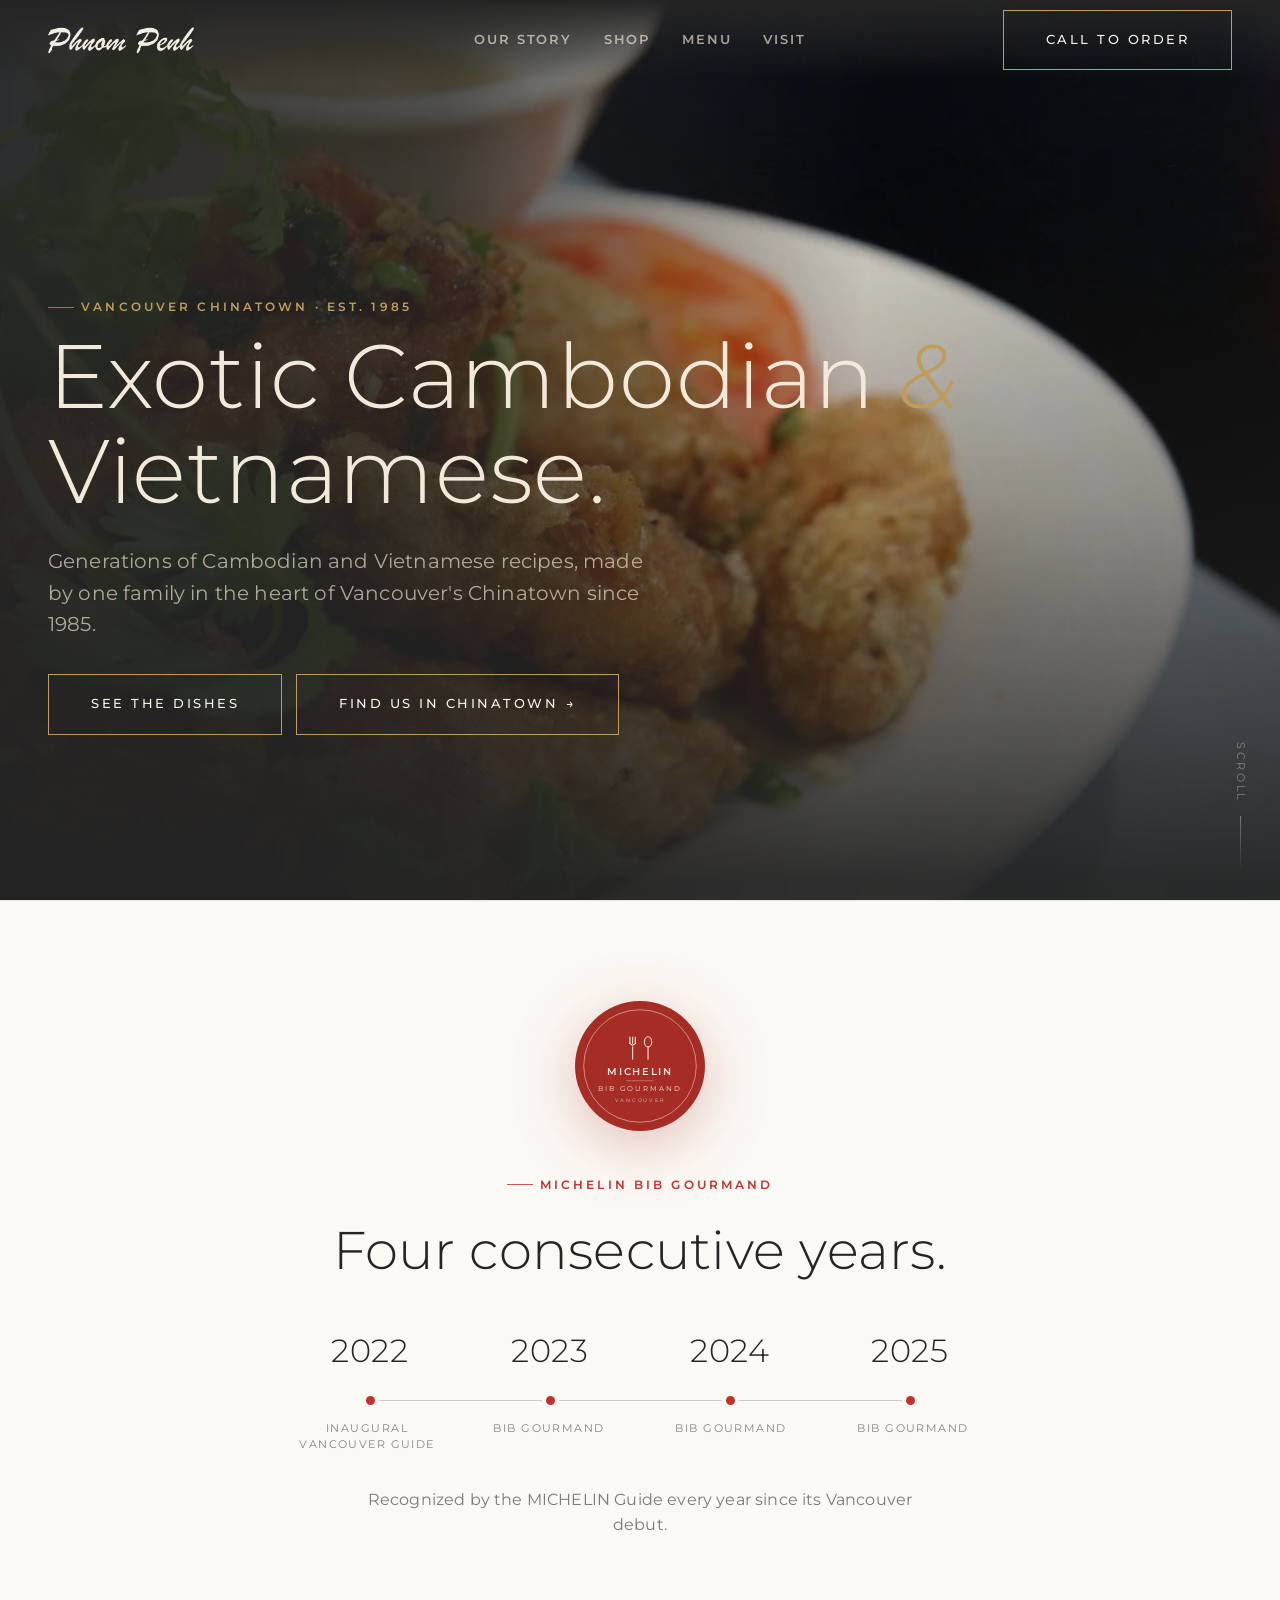
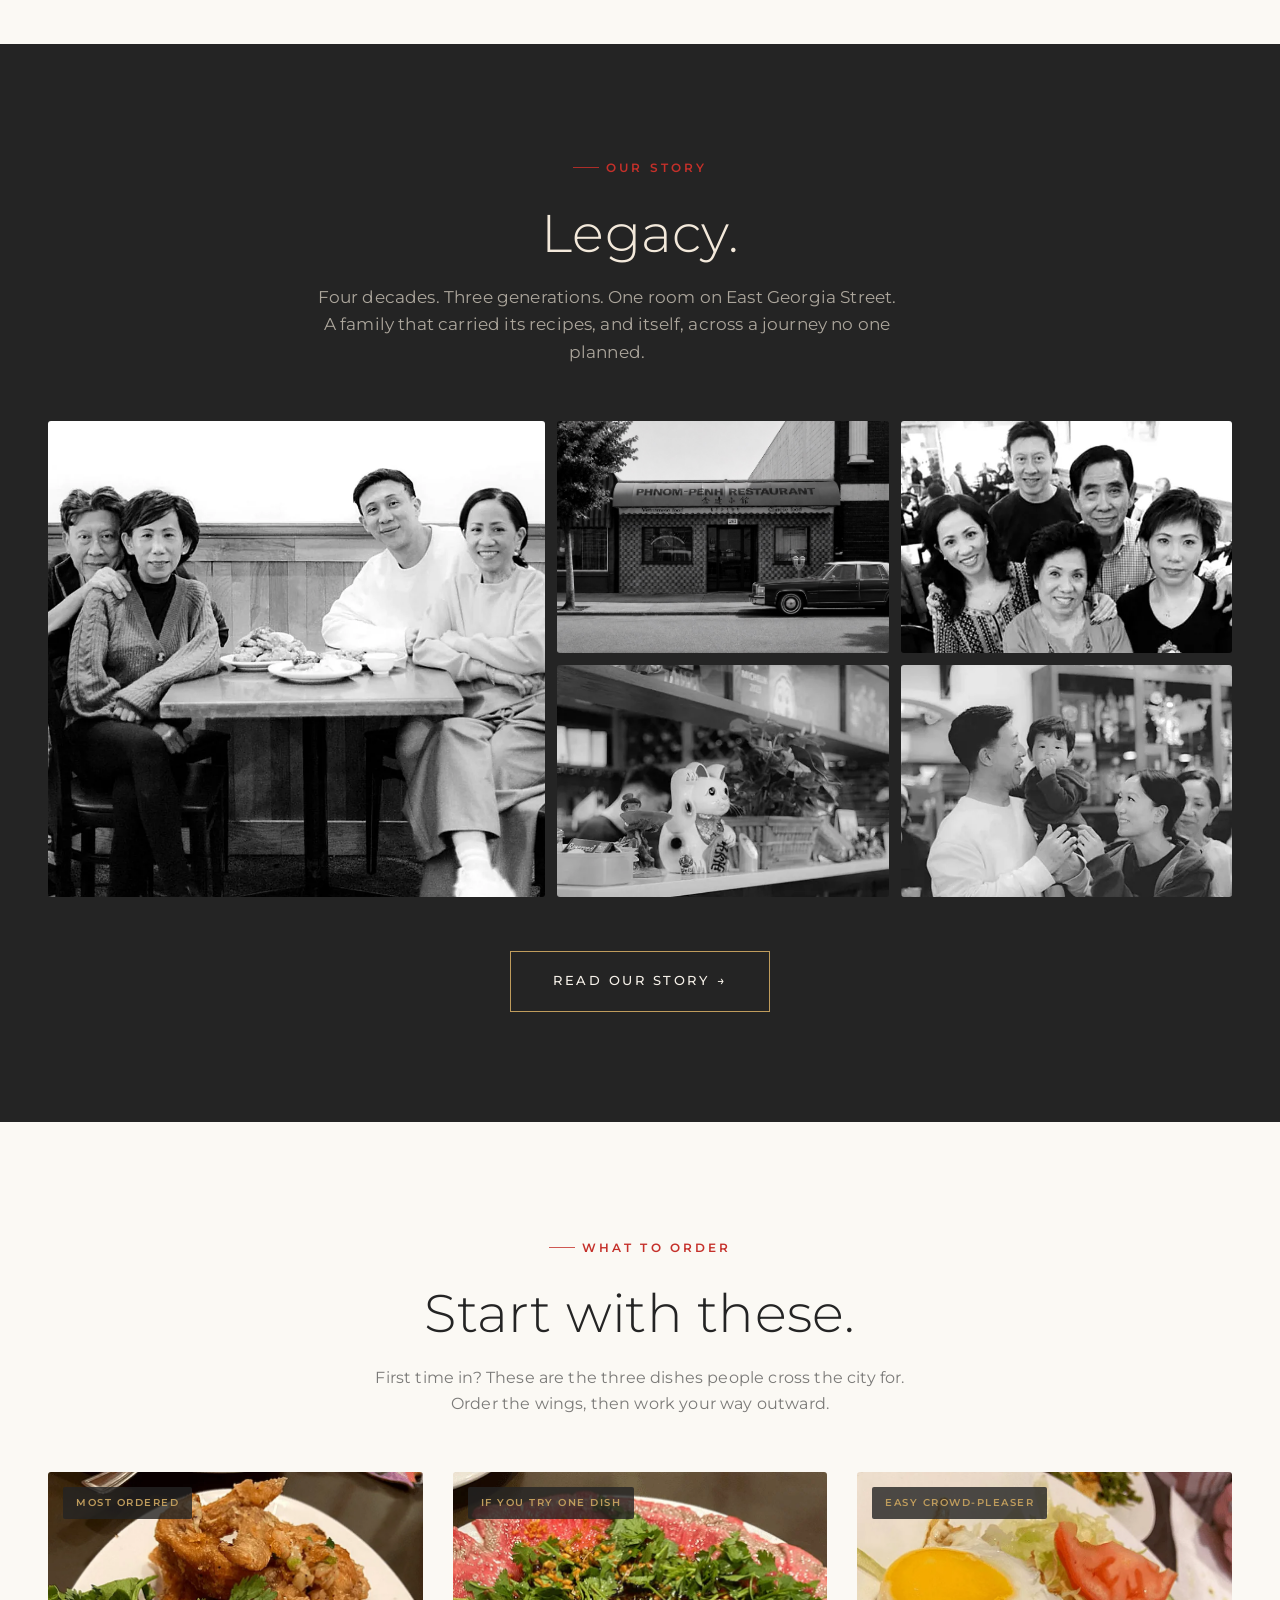
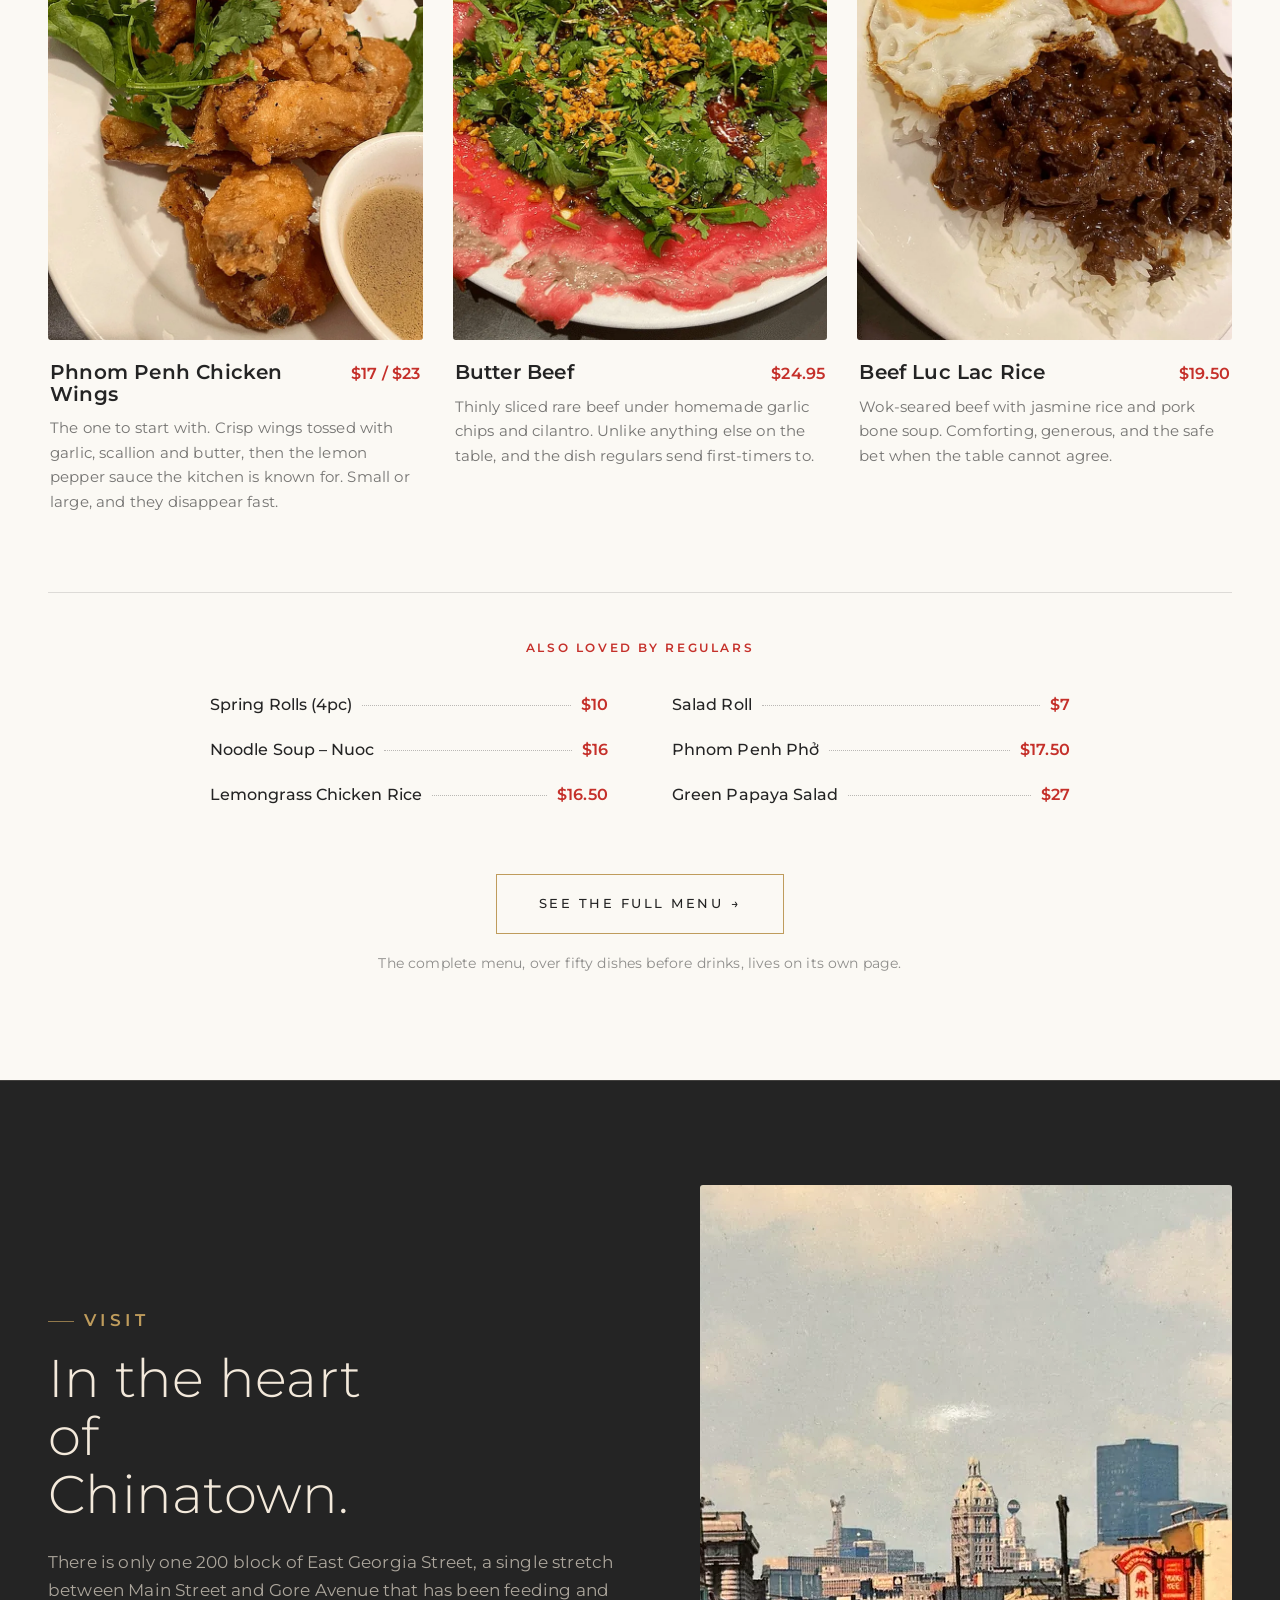
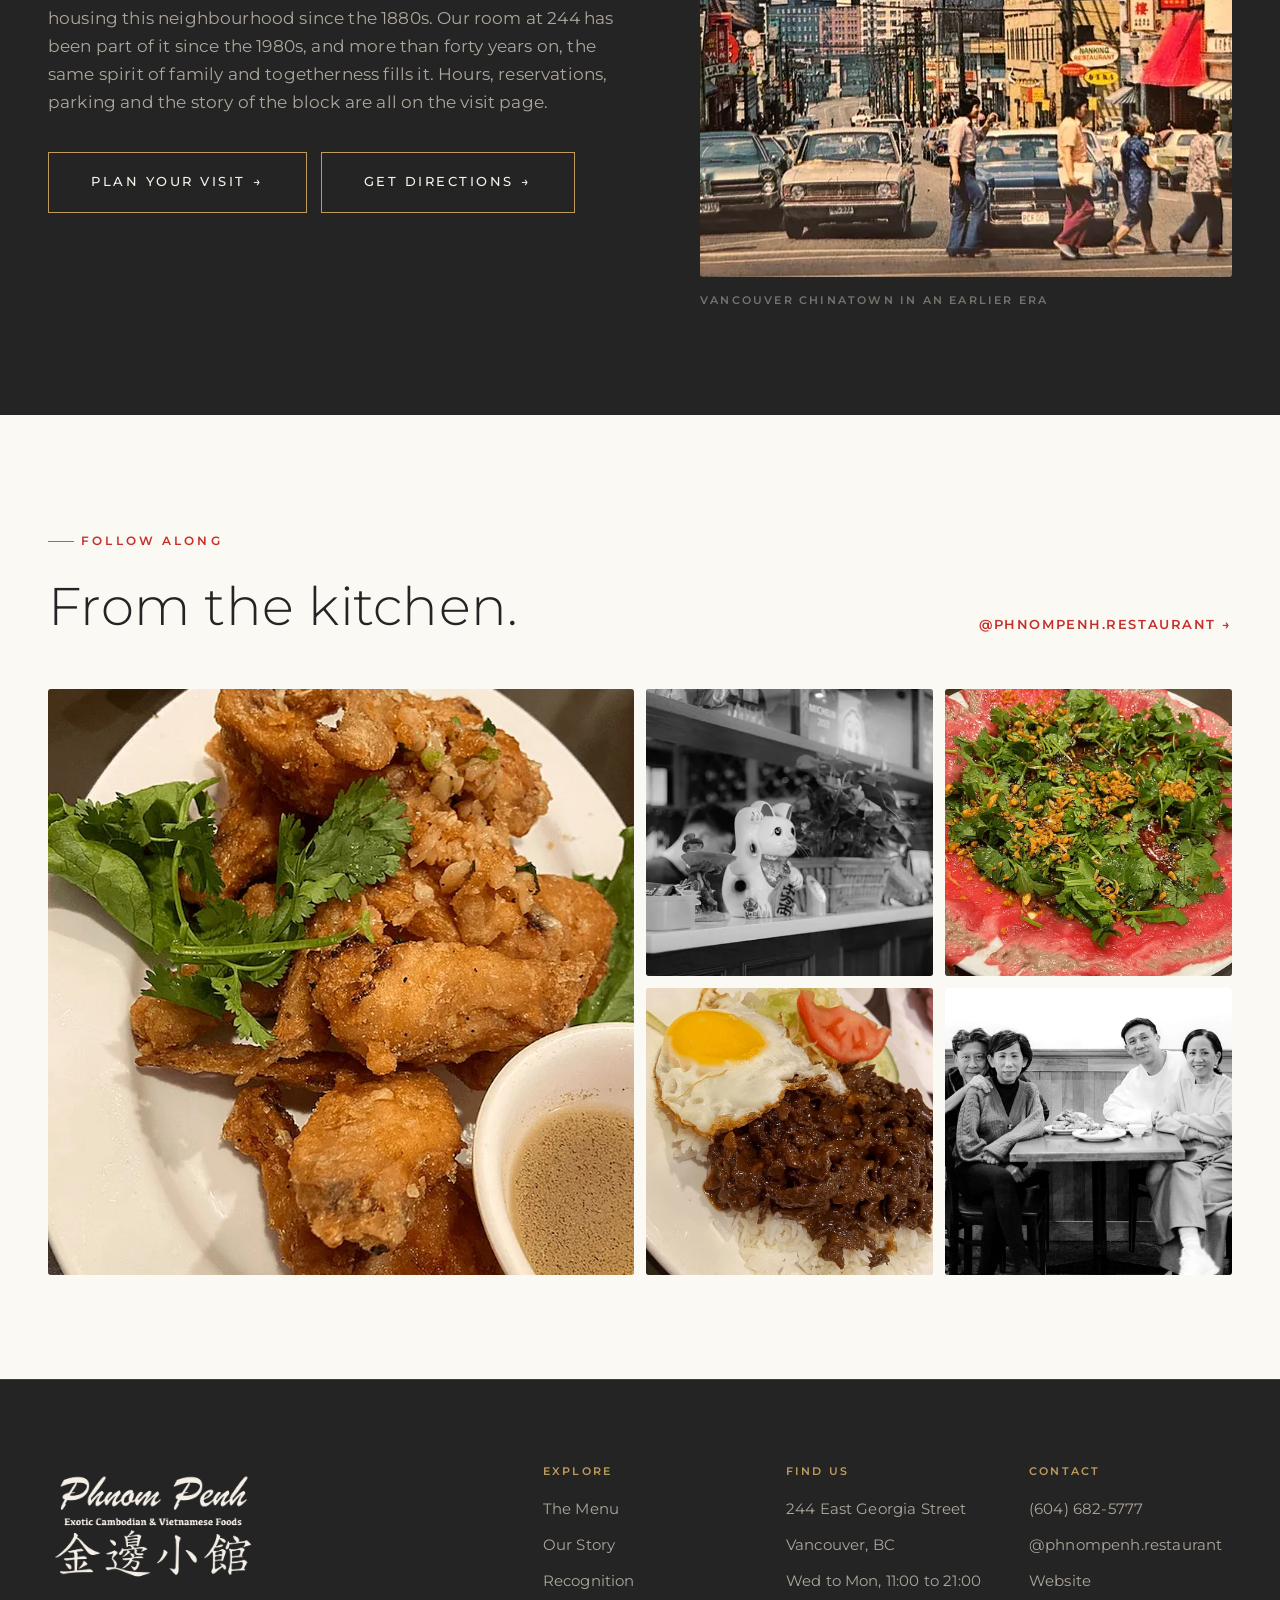
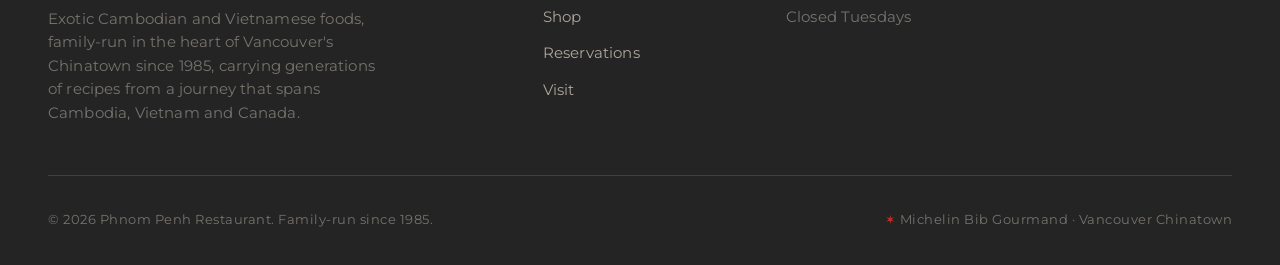
<file: index.html>
<!DOCTYPE html>
<html lang="en">
<head>
<meta charset="utf-8">
<meta name="viewport" content="width=device-width, initial-scale=1">
<title>Phnom Penh | Exotic Cambodian &amp; Vietnamese | Vancouver Chinatown</title>
<meta name="description" content="Phnom Penh is a family-run Cambodian and Vietnamese institution in Vancouver's Chinatown. Home of the legendary deep-fried chicken wings and butter beef. Michelin Bib Gourmand, serving since 1985.">
<link rel="preconnect" href="https://fonts.googleapis.com">
<link rel="preconnect" href="https://fonts.gstatic.com" crossorigin>
<link href="https://fonts.googleapis.com/css2?family=Montserrat:ital,wght@0,300;0,400;0,500;0,600;0,700;1,300&display=swap" rel="stylesheet">
<link rel="stylesheet" href="css/styles.css">
<link rel="preload" as="image" href="images/hero-chicken-wings.webp" type="image/webp" fetchpriority="high">
<script src="js/site.js" defer></script>
</head>
<body>

<div class="head-slot" data-partial="header"></div>

<main id="top">

  <!-- hero -->
  <section class="hero" aria-label="Welcome">
    <div class="hero-bg" role="img" aria-label="A mound of Phnom Penh's deep-fried garlic chicken wings"></div>
    <div class="hero-scrim"></div>
    <div class="wrap hero-inner">
      <p class="eyebrow reveal d1">Vancouver Chinatown &middot; Est. 1985</p>
      <h1 class="reveal d2">Exotic Cambodian <span class="amp">&amp;</span> Vietnamese.</h1>
      <p class="hero-sub reveal d3">Generations of Cambodian and Vietnamese recipes, made by one family in the heart of Vancouver's Chinatown since 1985.</p>
      <div class="hero-cta reveal d4">
        <a class="btn btn-red" href="#dishes">See the dishes</a>
        <a class="btn btn-ghost" href="#visit">Find us in Chinatown <span class="ar">&rarr;</span></a>
      </div>
    </div>
    <div class="scroll-cue" aria-hidden="true">Scroll</div>
  </section>

  <!-- michelin recognition -->
  <section class="mich" id="michelin" aria-label="Michelin Bib Gourmand recognition">
    <div class="wrap mich-wrap">
      <div class="mich-emblem reveal">
        <svg viewBox="0 0 200 200" role="img" aria-label="Michelin Guide Bib Gourmand emblem">
          <circle cx="100" cy="100" r="97" fill="#A62C26"/>
          <circle cx="100" cy="100" r="84" fill="none" stroke="#F3E9DB" stroke-opacity="0.7" stroke-width="1.1"/>
          <g stroke="#F3E9DB" stroke-width="1.7" fill="none" stroke-linecap="round" stroke-linejoin="round" opacity="0.94">
            <ellipse cx="112" cy="64" rx="5.4" ry="7.6"/>
            <path d="M112,71 L112,90"/>
            <path d="M85,57 L85,66 M89,57 L89,66 M93,57 L93,66"/>
            <path d="M84.5,66 Q89,71.5 93.5,66"/>
            <path d="M89,71.5 L89,90"/>
          </g>
          <text x="100" y="114" text-anchor="middle" fill="#F3E9DB" font-family="Montserrat, sans-serif" font-weight="600" font-size="15.5" letter-spacing="2.6">MICHELIN</text>
          <line x1="80" y1="122" x2="120" y2="122" stroke="#F3E9DB" stroke-opacity="0.5" stroke-width="1"/>
          <text x="100" y="138" text-anchor="middle" fill="#F3E9DB" font-family="Montserrat, sans-serif" font-weight="400" font-size="10.5" letter-spacing="3">BIB GOURMAND</text>
          <text x="100" y="154" text-anchor="middle" fill="#F3E9DB" fill-opacity="0.62" font-family="Montserrat, sans-serif" font-weight="500" font-size="7.5" letter-spacing="2.6">VANCOUVER</text>
        </svg>
      </div>
      <p class="eyebrow mich-eyebrow reveal d1">Michelin Bib Gourmand</p>
      <h2 class="mich-h2 reveal d2">Four consecutive years.</h2>
      <div class="mich-tl reveal d3">
        <div class="mich-years">
          <span>2022</span><span>2023</span><span>2024</span><span>2025</span>
        </div>
        <div class="mich-track">
          <span class="mt-dot"></span><span class="mt-dot"></span><span class="mt-dot"></span><span class="mt-dot"></span>
        </div>
        <div class="mich-labels">
          <span>Inaugural Vancouver Guide</span><span>Bib Gourmand</span><span>Bib Gourmand</span><span>Bib Gourmand</span>
        </div>
      </div>
      <p class="mich-sub reveal d3">Recognized by the MICHELIN Guide every year since its Vancouver debut.</p>
    </div>
  </section>


  <!-- legacy -->
  <section class="legacy" id="legacy" aria-label="Our story">
    <div class="wrap">
      <div class="legacy-head reveal">
        <p class="eyebrow">Our Story</p>
        <h2 class="legacy-h2">Legacy.</h2>
        <p class="legacy-lead">Four decades. Three generations. One room on East Georgia Street. A family that carried its recipes, and itself, across a journey no one planned.</p>
      </div>
      <div class="legacy-collage reveal d2">
        <picture class="lc-big">
          <source srcset="images/family-at-the-table.webp" type="image/webp">
          <img src="images/family-at-the-table.jpg" width="900" height="900" alt="The family together at the table" loading="lazy" decoding="async">
        </picture>
        <picture class="lc-full">
          <img src="images/crossing-east-georgia-street.jpg" width="1521" height="1034" alt="Crossing East Georgia Street outside the restaurant" loading="lazy" decoding="async">
        </picture>
        <picture class="lc-full">
          <source srcset="images/family-early-vancouver.webp" type="image/webp">
          <img src="images/family-early-vancouver.jpg" width="560" height="460" alt="The family in the early Vancouver years" loading="lazy" decoding="async">
        </picture>
        <picture class="lc-half">
          <source srcset="images/dining-room-interior.webp" type="image/webp">
          <img src="images/dining-room-interior.jpg" width="560" height="460" alt="Inside the Chinatown dining room" loading="lazy" decoding="async">
        </picture>
        <picture class="lc-half">
          <source srcset="images/three-generations.webp" type="image/webp">
          <img src="images/three-generations.jpg" width="560" height="460" alt="Three generations of the family" loading="lazy" decoding="async">
        </picture>
      </div>
      <div class="legacy-cta-wrap reveal d3">
        <a class="btn btn-red" href="story.html">Read our story <span class="ar">&rarr;</span></a>
      </div>
    </div>
  </section>

  <!-- popular dishes -->
  <section class="popular" id="dishes" aria-label="Popular dishes">
    <div class="wrap">
      <div class="pop-head reveal">
        <p class="eyebrow">What to Order</p>
        <h2>Start with these.</h2>
        <p class="pop-lead">First time in? These are the three dishes people cross the city for. Order the wings, then work your way outward.</p>
      </div>

      <div class="pop-grid reveal d1">
        <figure class="pop">
          <div class="pop-img"><span class="pop-tag">Most ordered</span><picture>
            <source srcset="images/chicken-wings.webp" type="image/webp">
            <img src="images/chicken-wings.jpg" width="760" height="950" alt="A plate of deep-fried chicken wings with fried garlic, cilantro and a dipping sauce" loading="lazy" decoding="async">
          </picture></div>
          <figcaption class="pop-body">
            <h3>Phnom Penh Chicken Wings<span class="pop-price">$17 / $23</span></h3>
            <p class="pop-why">The one to start with. Crisp wings tossed with garlic, scallion and butter, then the lemon pepper sauce the kitchen is known for. Small or large, and they disappear fast.</p>
          </figcaption>
        </figure>
        <figure class="pop">
          <div class="pop-img"><span class="pop-tag">If you try one dish</span><picture>
            <source srcset="images/butter-beef.webp" type="image/webp">
            <img src="images/butter-beef.jpg" width="760" height="950" alt="Paper-thin raw beef spread across a plate under fried garlic and cilantro" loading="lazy" decoding="async">
          </picture></div>
          <figcaption class="pop-body">
            <h3>Butter Beef<span class="pop-price">$24.95</span></h3>
            <p class="pop-why">Thinly sliced rare beef under homemade garlic chips and cilantro. Unlike anything else on the table, and the dish regulars send first-timers to.</p>
          </figcaption>
        </figure>
        <figure class="pop">
          <div class="pop-img"><span class="pop-tag">Easy crowd-pleaser</span><picture>
            <source srcset="images/beef-luc-lac.webp" type="image/webp">
            <img src="images/beef-luc-lac.jpg" width="760" height="950" alt="Savoury beef and a fried egg over steamed rice with tomato and lettuce" loading="lazy" decoding="async">
          </picture></div>
          <figcaption class="pop-body">
            <h3>Beef Luc Lac Rice<span class="pop-price">$19.50</span></h3>
            <p class="pop-why">Wok-seared beef with jasmine rice and pork bone soup. Comforting, generous, and the safe bet when the table cannot agree.</p>
          </figcaption>
        </figure>
      </div>

      <div class="pop-more reveal d2">
        <h4>Also loved by regulars</h4>
        <div class="pop-more-list">
          <span class="pm"><span class="pm-name">Spring Rolls (4pc)</span><span class="pm-dots"></span><span class="pm-price">$10</span></span>
          <span class="pm"><span class="pm-name">Salad Roll</span><span class="pm-dots"></span><span class="pm-price">$7</span></span>
          <span class="pm"><span class="pm-name">Noodle Soup &#8211; Nuoc</span><span class="pm-dots"></span><span class="pm-price">$16</span></span>
          <span class="pm"><span class="pm-name">Phnom Penh Ph&#7903;</span><span class="pm-dots"></span><span class="pm-price">$17.50</span></span>
          <span class="pm"><span class="pm-name">Lemongrass Chicken Rice</span><span class="pm-dots"></span><span class="pm-price">$16.50</span></span>
          <span class="pm"><span class="pm-name">Green Papaya Salad</span><span class="pm-dots"></span><span class="pm-price">$27</span></span>
        </div>
      </div>

      <div class="pop-cta reveal d3">
        <a class="btn btn-red" href="menu.html">See the full menu <span class="ar">&rarr;</span></a>
        <p class="pop-note">The complete menu, over fifty dishes before drinks, lives on its own page.</p>
      </div>
    </div>
  </section>

  <!-- visit -->
  <section class="visit" id="visit">
    <div class="wrap">
      <div class="visit-split">
        <div class="visit-split-body reveal">
          <div class="visit-head">
            <p class="eyebrow">Visit</p>
            <h2>In the heart of Chinatown.</h2>
          </div>
          <p>There is only one 200 block of East Georgia Street, a single stretch between Main Street and Gore Avenue that has been feeding and housing this neighbourhood since the 1880s. Our room at 244 has been part of it since the 1980s, and more than forty years on, the same spirit of family and togetherness fills it. Hours, reservations, parking and the story of the block are all on the visit page.</p>
          <div class="visit-cta">
            <a class="btn btn-red" href="visit.html">Plan your visit <span class="ar">&rarr;</span></a>
            <a class="btn btn-ghost" href="https://www.google.com/maps/search/?api=1&amp;query=Phnom+Penh+244+East+Georgia+Street+Vancouver" target="_blank" rel="noopener">Get directions <span class="ar">&rarr;</span></a>
          </div>
        </div>
        <figure class="reveal d1">
          <picture>
            <source srcset="images/legacy-vancouver-chinatown.webp" type="image/webp">
            <img src="images/legacy-vancouver-chinatown.jpg" width="1080" height="692" alt="A busy Chinatown street lined with neon restaurant signs and cars from decades past" loading="lazy" decoding="async">
          </picture>
          <figcaption>Vancouver Chinatown in an earlier era</figcaption>
        </figure>
      </div>
    </div>
  </section>

  <!-- photo feed -->
  <section class="feed" aria-label="Photo feed">
    <div class="wrap">
      <div class="feed-head reveal">
        <div>
          <p class="eyebrow">Follow along</p>
          <h2>From the kitchen.</h2>
        </div>
        <a class="link" href="https://www.instagram.com/phnompenh.restaurant" target="_blank" rel="noopener">@phnompenh.restaurant <span class="ar">&rarr;</span></a>
      </div>
      <div class="feed-grid reveal d1">
        <a class="feed-tile feed-tile-big" href="https://www.instagram.com/phnompenh.restaurant" target="_blank" rel="noopener">
          <picture>
            <source srcset="images/chicken-wings.webp" type="image/webp">
            <img src="images/chicken-wings.jpg" width="760" height="950" alt="A plate of deep-fried chicken wings with fried garlic and dipping sauce" loading="lazy" decoding="async">
          </picture>
        </a>
        <a class="feed-tile" href="https://www.instagram.com/phnompenh.restaurant" target="_blank" rel="noopener">
          <picture>
            <source srcset="images/dining-room-interior.webp" type="image/webp">
            <img src="images/dining-room-interior.jpg" width="560" height="460" alt="Inside the Chinatown dining room" loading="lazy" decoding="async">
          </picture>
        </a>
        <a class="feed-tile" href="https://www.instagram.com/phnompenh.restaurant" target="_blank" rel="noopener">
          <picture>
            <source srcset="images/butter-beef.webp" type="image/webp">
            <img src="images/butter-beef.jpg" width="760" height="950" alt="Butter beef topped with garlic chips and cilantro" loading="lazy" decoding="async">
          </picture>
        </a>
        <a class="feed-tile" href="https://www.instagram.com/phnompenh.restaurant" target="_blank" rel="noopener">
          <picture>
            <source srcset="images/beef-luc-lac.webp" type="image/webp">
            <img src="images/beef-luc-lac.jpg" width="760" height="950" alt="Wok-seared beef luc lac with fresh greens" loading="lazy" decoding="async">
          </picture>
        </a>
        <a class="feed-tile" href="https://www.instagram.com/phnompenh.restaurant" target="_blank" rel="noopener">
          <picture>
            <source srcset="images/family-at-the-table.webp" type="image/webp">
            <img src="images/family-at-the-table.jpg" width="900" height="900" alt="The family together at the table" loading="lazy" decoding="async">
          </picture>
        </a>
      </div>
    </div>
  </section>

</main>

<div data-partial="footer"></div>

</body>
</html>
</file>
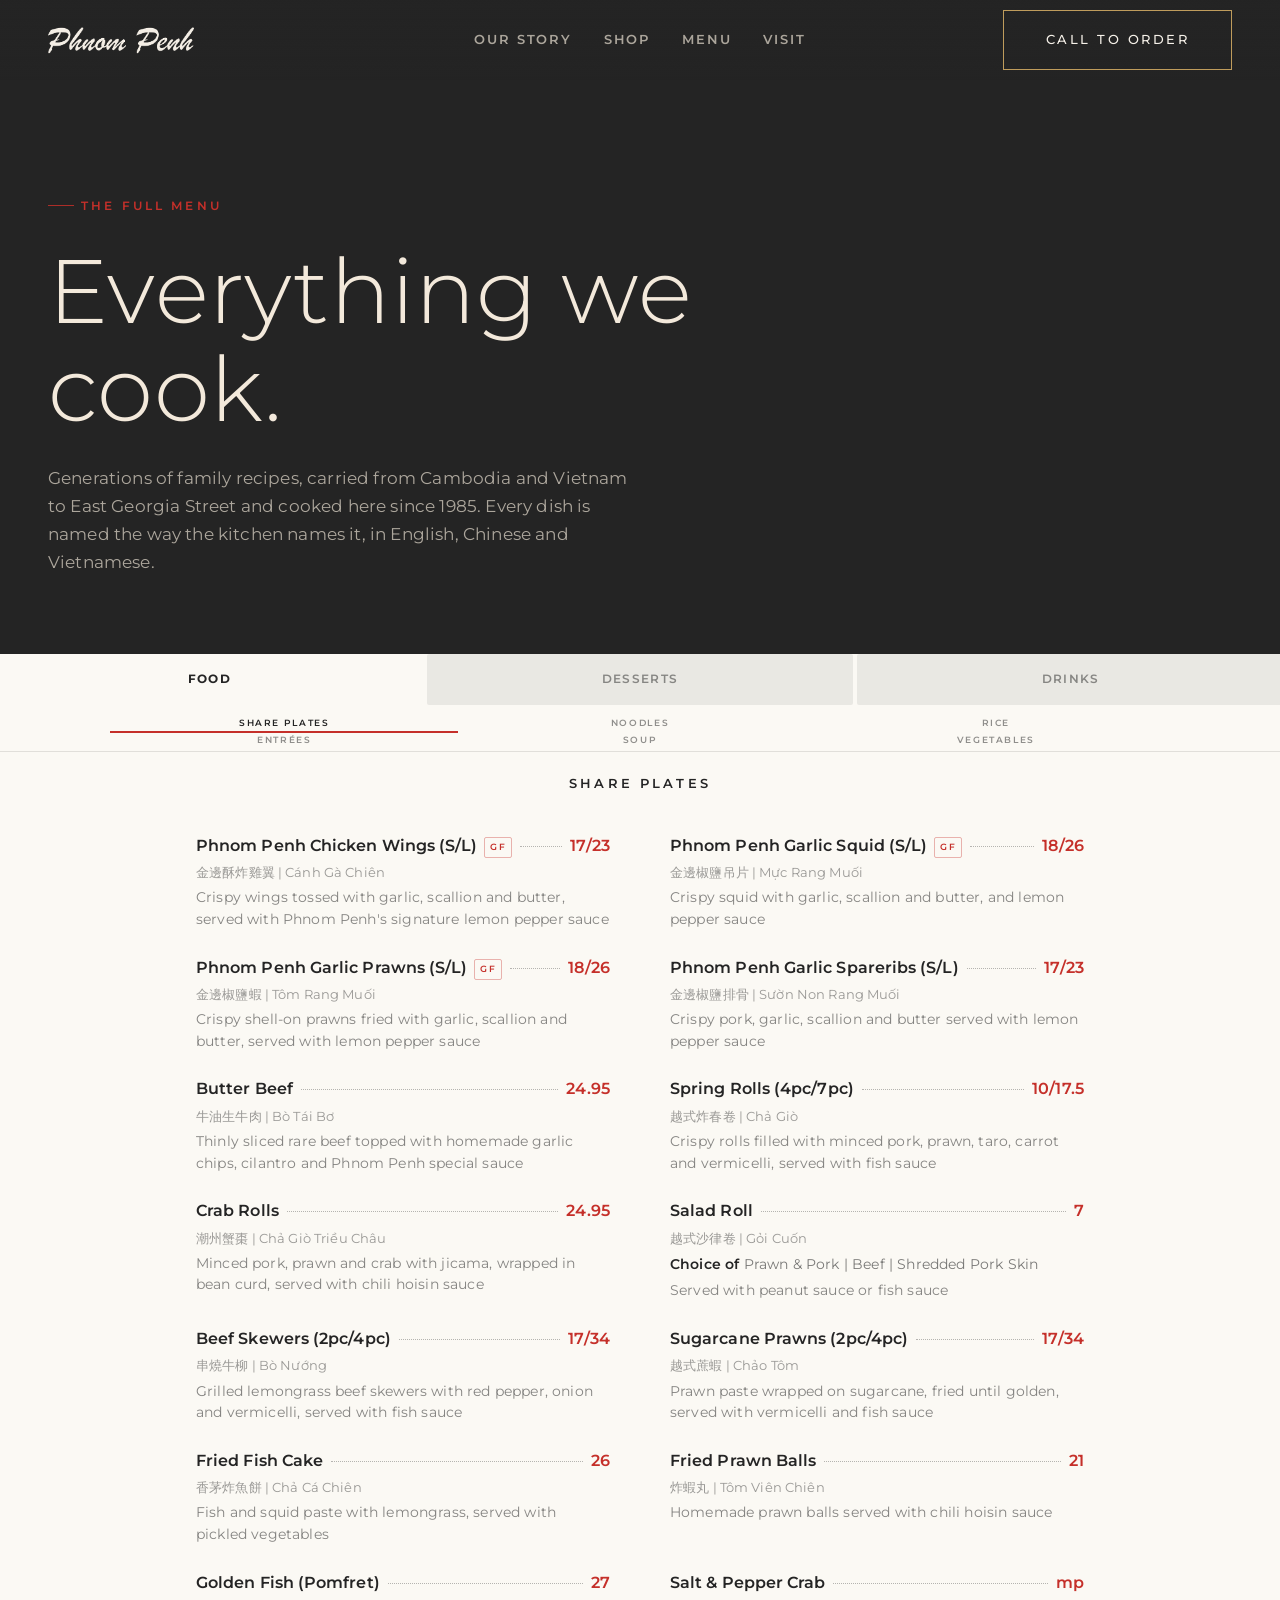
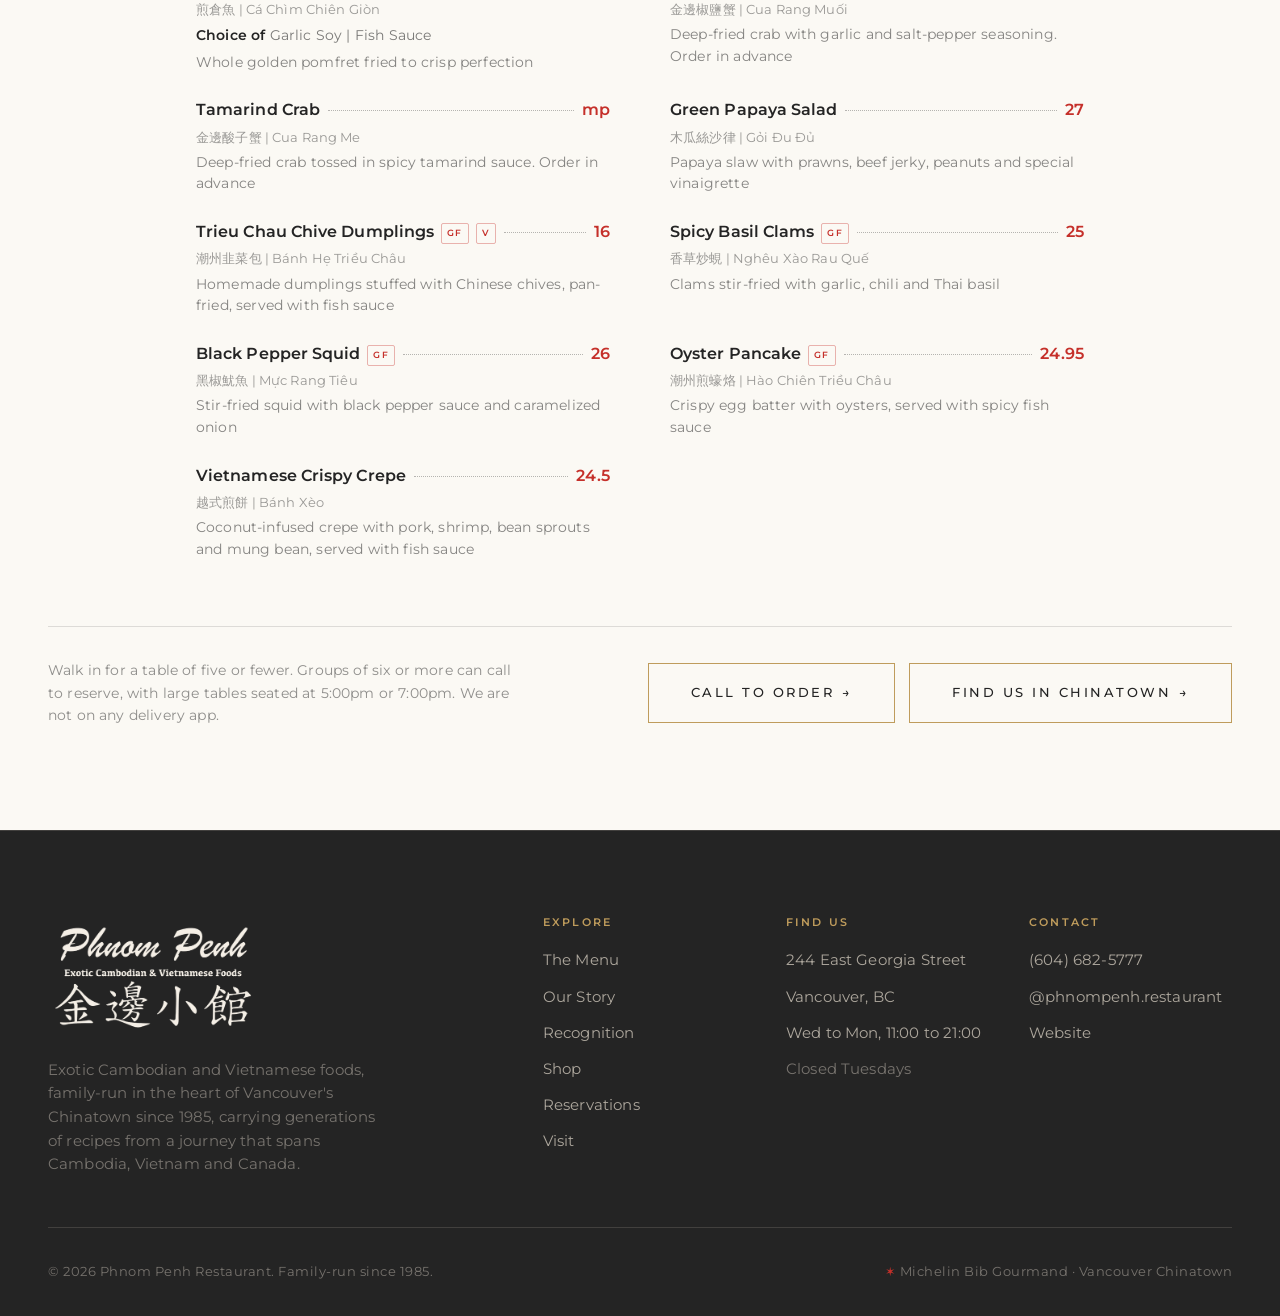
<file: menu.html>
<!DOCTYPE html>
<html lang="en">
<head>
<meta charset="utf-8">
<meta name="viewport" content="width=device-width, initial-scale=1">
<title>Menu | Phnom Penh Restaurant | Vancouver Chinatown</title>
<meta name="description" content="The full Phnom Penh menu. Share plates, Cambodian style noodles, rice dishes, Vietnamese entrees, claypots, desserts and drinks, in Vancouver Chinatown since 1985.">
<link rel="preconnect" href="https://fonts.googleapis.com">
<link rel="preconnect" href="https://fonts.gstatic.com" crossorigin>
<link href="https://fonts.googleapis.com/css2?family=Montserrat:ital,wght@0,300;0,400;0,500;0,600;0,700;1,300&display=swap" rel="stylesheet">
<link rel="stylesheet" href="css/styles.css">
<script src="js/site.js" defer></script>
</head>
<body>

<div class="head-slot" data-partial="header"></div>

<main id="top">

  <section class="page-head" aria-label="Menu">
    <div class="wrap">
      <p class="eyebrow reveal">The Full Menu</p>
      <h1 class="reveal d1">Everything we cook.</h1>
      <p class="page-lead reveal d2">Generations of family recipes, carried from Cambodia and Vietnam to East Georgia Street and cooked here since 1985. Every dish is named the way the kitchen names it, in English, Chinese and Vietnamese.</p>
    </div>
  </section>

  <section class="menu" id="menu" aria-label="The menu">
    <div class="wrap">

      <nav class="menu-nav" id="menu-nav">
        <div class="wrap">
          <!-- Main category tabs (mobile/tablet) -->
          <div class="menu-nav-main-track">
            <a class="menu-nav-main-tab active" data-category="food" href="#food">Food</a>
            <a class="menu-nav-main-tab" data-category="desserts" href="#desserts">Desserts</a>
            <a class="menu-nav-main-tab" data-category="drinks" href="#drinks">Drinks</a>
          </div>

          <!-- Subcategory tabs grouped by category -->
          <!-- Food subcategories -->
          <div class="menu-nav-track menu-nav-subtrack active" data-category="food" id="menu-nav-subtabs-food">
            <a class="menu-nav-tab active" data-spy="shareplates" href="#shareplates">Share Plates</a>
            <a class="menu-nav-tab" data-spy="cambodianstylenoodles" href="#cambodianstylenoodles">Noodles</a>
            <a class="menu-nav-tab" data-spy="ricedishes" href="#ricedishes">Rice</a>
            <a class="menu-nav-tab" data-spy="vietnameseentrées" href="#vietnameseentrées">Entrées</a>
            <a class="menu-nav-tab" data-spy="soupclaypot" href="#soupclaypot">Soup</a>
            <a class="menu-nav-tab" data-spy="vegetabledishes" href="#vegetabledishes">Vegetables</a>
          </div>

          <!-- Desserts subcategories -->
          <div class="menu-nav-track menu-nav-subtrack" data-category="desserts" id="menu-nav-subtabs-desserts">
            <a class="menu-nav-tab" data-spy="desserts" href="#desserts">Desserts</a>
          </div>

          <!-- Drinks subcategories -->
          <div class="menu-nav-track menu-nav-subtrack" data-category="drinks" id="menu-nav-subtabs-drinks">
            <a class="menu-nav-tab" data-spy="drinks" href="#drinks">Drinks</a>
          </div>
        </div>
      </nav>
      <div class="menu-cats reveal d1">
      <div id="shareplates" style="scroll-margin-top:156px">
        <h2 class="menu-cat-title">Share Plates</h2>
        <div class="menu-items">
        <div>
          <div class="mi-top">
            <span class="mi-name">Phnom Penh Chicken Wings (S/L)<span class="mi-tag">GF</span></span>
            <span class="mi-dots"></span>
            <span class="mi-price">17/23</span>
          </div>
            <p class="mi-alt">金邊酥炸雞翼 | Cánh Gà Chiên</p>
            <p class="mi-desc">Crispy wings tossed with garlic, scallion and butter, served with Phnom Penh's signature lemon pepper sauce</p>
        </div>
        <div>
          <div class="mi-top">
            <span class="mi-name">Phnom Penh Garlic Squid (S/L)<span class="mi-tag">GF</span></span>
            <span class="mi-dots"></span>
            <span class="mi-price">18/26</span>
          </div>
            <p class="mi-alt">金邊椒鹽吊片 | Mực Rang Muối</p>
            <p class="mi-desc">Crispy squid with garlic, scallion and butter, and lemon pepper sauce</p>
        </div>
        <div>
          <div class="mi-top">
            <span class="mi-name">Phnom Penh Garlic Prawns (S/L)<span class="mi-tag">GF</span></span>
            <span class="mi-dots"></span>
            <span class="mi-price">18/26</span>
          </div>
            <p class="mi-alt">金邊椒鹽蝦 | Tôm Rang Muối</p>
            <p class="mi-desc">Crispy shell-on prawns fried with garlic, scallion and butter, served with lemon pepper sauce</p>
        </div>
        <div>
          <div class="mi-top">
            <span class="mi-name">Phnom Penh Garlic Spareribs (S/L)</span>
            <span class="mi-dots"></span>
            <span class="mi-price">17/23</span>
          </div>
            <p class="mi-alt">金邊椒鹽排骨 | Sườn Non Rang Muối</p>
            <p class="mi-desc">Crispy pork, garlic, scallion and butter served with lemon pepper sauce</p>
        </div>
        <div>
          <div class="mi-top">
            <span class="mi-name">Butter Beef</span>
            <span class="mi-dots"></span>
            <span class="mi-price">24.95</span>
          </div>
            <p class="mi-alt">牛油生牛肉 | Bò Tái Bơ</p>
            <p class="mi-desc">Thinly sliced rare beef topped with homemade garlic chips, cilantro and Phnom Penh special sauce</p>
        </div>
        <div>
          <div class="mi-top">
            <span class="mi-name">Spring Rolls (4pc/7pc)</span>
            <span class="mi-dots"></span>
            <span class="mi-price">10/17.5</span>
          </div>
            <p class="mi-alt">越式炸春卷 | Chả Giò</p>
            <p class="mi-desc">Crispy rolls filled with minced pork, prawn, taro, carrot and vermicelli, served with fish sauce</p>
        </div>
        <div>
          <div class="mi-top">
            <span class="mi-name">Crab Rolls</span>
            <span class="mi-dots"></span>
            <span class="mi-price">24.95</span>
          </div>
            <p class="mi-alt">潮州蟹棗 | Chả Giò Triều Châu</p>
            <p class="mi-desc">Minced pork, prawn and crab with jicama, wrapped in bean curd, served with chili hoisin sauce</p>
        </div>
        <div>
          <div class="mi-top">
            <span class="mi-name">Salad Roll</span>
            <span class="mi-dots"></span>
            <span class="mi-price">7</span>
          </div>
            <p class="mi-alt">越式沙律卷 | Gỏi Cuốn</p>
            <p class="mi-choice">Choice of <span>Prawn &amp; Pork | Beef | Shredded Pork Skin</span></p>
            <p class="mi-desc">Served with peanut sauce or fish sauce</p>
        </div>
        <div>
          <div class="mi-top">
            <span class="mi-name">Beef Skewers (2pc/4pc)</span>
            <span class="mi-dots"></span>
            <span class="mi-price">17/34</span>
          </div>
            <p class="mi-alt">串燒牛柳 | Bò Nướng</p>
            <p class="mi-desc">Grilled lemongrass beef skewers with red pepper, onion and vermicelli, served with fish sauce</p>
        </div>
        <div>
          <div class="mi-top">
            <span class="mi-name">Sugarcane Prawns (2pc/4pc)</span>
            <span class="mi-dots"></span>
            <span class="mi-price">17/34</span>
          </div>
            <p class="mi-alt">越式蔗蝦 | Chảo Tôm</p>
            <p class="mi-desc">Prawn paste wrapped on sugarcane, fried until golden, served with vermicelli and fish sauce</p>
        </div>
        <div>
          <div class="mi-top">
            <span class="mi-name">Fried Fish Cake</span>
            <span class="mi-dots"></span>
            <span class="mi-price">26</span>
          </div>
            <p class="mi-alt">香茅炸魚餅 | Chả Cá Chiên</p>
            <p class="mi-desc">Fish and squid paste with lemongrass, served with pickled vegetables</p>
        </div>
        <div>
          <div class="mi-top">
            <span class="mi-name">Fried Prawn Balls</span>
            <span class="mi-dots"></span>
            <span class="mi-price">21</span>
          </div>
            <p class="mi-alt">炸蝦丸 | Tôm Viên Chiên</p>
            <p class="mi-desc">Homemade prawn balls served with chili hoisin sauce</p>
        </div>
        <div>
          <div class="mi-top">
            <span class="mi-name">Golden Fish (Pomfret)</span>
            <span class="mi-dots"></span>
            <span class="mi-price">27</span>
          </div>
            <p class="mi-alt">煎倉魚 | Cá Chìm Chiên Giòn</p>
            <p class="mi-choice">Choice of <span>Garlic Soy | Fish Sauce</span></p>
            <p class="mi-desc">Whole golden pomfret fried to crisp perfection</p>
        </div>
        <div>
          <div class="mi-top">
            <span class="mi-name">Salt &amp; Pepper Crab</span>
            <span class="mi-dots"></span>
            <span class="mi-price">mp</span>
          </div>
            <p class="mi-alt">金邊椒鹽蟹 | Cua Rang Muối</p>
            <p class="mi-desc">Deep-fried crab with garlic and salt-pepper seasoning. Order in advance</p>
        </div>
        <div>
          <div class="mi-top">
            <span class="mi-name">Tamarind Crab</span>
            <span class="mi-dots"></span>
            <span class="mi-price">mp</span>
          </div>
            <p class="mi-alt">金邊酸子蟹 | Cua Rang Me</p>
            <p class="mi-desc">Deep-fried crab tossed in spicy tamarind sauce. Order in advance</p>
        </div>
        <div>
          <div class="mi-top">
            <span class="mi-name">Green Papaya Salad</span>
            <span class="mi-dots"></span>
            <span class="mi-price">27</span>
          </div>
            <p class="mi-alt">木瓜絲沙律 | Gỏi Đu Đủ</p>
            <p class="mi-desc">Papaya slaw with prawns, beef jerky, peanuts and special vinaigrette</p>
        </div>
        <div>
          <div class="mi-top">
            <span class="mi-name">Trieu Chau Chive Dumplings<span class="mi-tag">GF</span><span class="mi-tag">V</span></span>
            <span class="mi-dots"></span>
            <span class="mi-price">16</span>
          </div>
            <p class="mi-alt">潮州韭菜包 | Bánh Hẹ Triều Châu</p>
            <p class="mi-desc">Homemade dumplings stuffed with Chinese chives, pan-fried, served with fish sauce</p>
        </div>
        <div>
          <div class="mi-top">
            <span class="mi-name">Spicy Basil Clams<span class="mi-tag">GF</span></span>
            <span class="mi-dots"></span>
            <span class="mi-price">25</span>
          </div>
            <p class="mi-alt">香草炒蜆 | Nghêu Xào Rau Quế</p>
            <p class="mi-desc">Clams stir-fried with garlic, chili and Thai basil</p>
        </div>
        <div>
          <div class="mi-top">
            <span class="mi-name">Black Pepper Squid<span class="mi-tag">GF</span></span>
            <span class="mi-dots"></span>
            <span class="mi-price">26</span>
          </div>
            <p class="mi-alt">黑椒魷魚 | Mực Rang Tiêu</p>
            <p class="mi-desc">Stir-fried squid with black pepper sauce and caramelized onion</p>
        </div>
        <div>
          <div class="mi-top">
            <span class="mi-name">Oyster Pancake<span class="mi-tag">GF</span></span>
            <span class="mi-dots"></span>
            <span class="mi-price">24.95</span>
          </div>
            <p class="mi-alt">潮州煎蠔烙 | Hào Chiên Triều Châu</p>
            <p class="mi-desc">Crispy egg batter with oysters, served with spicy fish sauce</p>
        </div>
        <div>
          <div class="mi-top">
            <span class="mi-name">Vietnamese Crispy Crepe</span>
            <span class="mi-dots"></span>
            <span class="mi-price">24.5</span>
          </div>
            <p class="mi-alt">越式煎餅 | Bánh Xèo</p>
            <p class="mi-desc">Coconut-infused crepe with pork, shrimp, bean sprouts and mung bean, served with fish sauce</p>
        </div>
        </div>
      </div>

      <div id="cambodianstylenoodles" style="scroll-margin-top:156px">
        <h2 class="menu-cat-title">Cambodian Style Noodles</h2>
        <p class="menu-cat-note"><b>Choice of Rice, Egg, or Mixed Noodles +$2</b>Beansprouts, lime, cilantro</p>
        <div class="menu-items">
        <div>
          <div class="mi-top">
            <span class="mi-name">Noodle Soup – Nuoc<span class="mi-tag">GF</span></span>
            <span class="mi-dots"></span>
            <span class="mi-price">16</span>
          </div>
            <p class="mi-alt">金邊湯粿條 | Hủ Tiếu Nam Vang</p>
            <p class="mi-desc">Light broth with prawns, pork, liver and heart</p>
        </div>
        <div>
          <div class="mi-top">
            <span class="mi-name">Dry Noodles – Kho</span>
            <span class="mi-dots"></span>
            <span class="mi-price">16</span>
          </div>
            <p class="mi-alt">金邊乾撈粿條 | Hủ Tiếu Nam Vang Khô</p>
            <p class="mi-desc">Garlic oil and soy-sauce tossed noodles with prawns, pork, liver and heart, served with pork bone soup</p>
        </div>
        <div>
          <div class="mi-top">
            <span class="mi-name">Stew Beef Noodle Soup – Bò Kho<span class="mi-tag">GF</span></span>
            <span class="mi-dots"></span>
            <span class="mi-price">17.5</span>
          </div>
            <p class="mi-alt">牛腩粉 | Hủ Tiếu Bò Kho</p>
            <p class="mi-desc">Rich tomato broth with tender beef brisket, tendon and carrots</p>
        </div>
        <div>
          <div class="mi-top">
            <span class="mi-name">Meatball Noodle Soup – Nuoc</span>
            <span class="mi-dots"></span>
            <span class="mi-price">18.5</span>
          </div>
            <p class="mi-alt">丸子湯粉 | Hủ Tiếu Thịt Viên</p>
            <p class="mi-choice">Choice of <span>Beef | Squid | Fish | Prawn | Assorted</span></p>
            <p class="mi-desc">Light pork broth</p>
        </div>
        <div>
          <div class="mi-top">
            <span class="mi-name">Dry Noodles with Meatballs – Kho</span>
            <span class="mi-dots"></span>
            <span class="mi-price">18.5</span>
          </div>
            <p class="mi-alt">乾撈丸子粉 | Hủ Tiếu Khô Thịt Viên</p>
            <p class="mi-choice">Choice of <span>Beef | Squid | Fish | Prawn | Assorted</span></p>
            <p class="mi-desc">Garlic oil and soy-sauce tossed noodles, served with pork bone soup</p>
        </div>
        <div>
          <div class="mi-top">
            <span class="mi-name">Phnom Penh Phở<span class="mi-tag">GF</span></span>
            <span class="mi-dots"></span>
            <span class="mi-price">17.5</span>
          </div>
            <p class="mi-alt">牛肉河粉 | Phở Nam Vang</p>
            <p class="mi-desc">Aromatic beef broth with rare beef, brisket, beef balls and tendon, served with rice noodles</p>
        </div>
        </div>
      </div>

      <div id="ricedishes" style="scroll-margin-top:156px">
        <h2 class="menu-cat-title">Rice Dishes</h2>
        <div class="menu-items">
        <div>
          <div class="mi-top">
            <span class="mi-name">Lemongrass Pork Chop Rice</span>
            <span class="mi-dots"></span>
            <span class="mi-price">16.5</span>
          </div>
            <p class="mi-alt">香茅豬扒飯 | Cơm Sườn</p>
            <p class="mi-desc">Tender grilled lemongrass pork chop with scallion oil, jasmine rice and pork bone soup</p>
        </div>
        <div>
          <div class="mi-top">
            <span class="mi-name">Lemongrass Chicken Rice</span>
            <span class="mi-dots"></span>
            <span class="mi-price">16.5</span>
          </div>
            <p class="mi-alt">香茅燒雞飯 | Cơm Gà Nướng Xả</p>
            <p class="mi-desc">Juicy grilled lemongrass chicken with scallion oil, jasmine rice and pork bone soup</p>
        </div>
        <div>
          <div class="mi-top">
            <span class="mi-name">Beef Luc Lac Rice</span>
            <span class="mi-dots"></span>
            <span class="mi-price">19.5</span>
          </div>
            <p class="mi-alt">牛肉飯 | Cơm Bò Lúc Lắc</p>
            <p class="mi-desc">Wok-seared beef, jasmine rice and pork bone soup</p>
        </div>
        <div>
          <div class="mi-top">
            <span class="mi-name">Phnom Penh Jumbo Rice</span>
            <span class="mi-dots"></span>
            <span class="mi-price">22</span>
          </div>
            <p class="mi-alt">八寶飯 | Cơm Đặc Biệt</p>
            <p class="mi-choice">Choice of <span>Chicken | Pork</span></p>
            <p class="mi-desc">With scallion oil, Vietnamese ham, shredded pork and skin, and egg</p>
        </div>
        <div>
          <div class="mi-top">
            <span class="mi-name">Trieu Chau Fried Rice</span>
            <span class="mi-dots"></span>
            <span class="mi-price">20</span>
          </div>
            <p class="mi-alt">潮州炒飯 | Cơm Chiên Triều Châu</p>
            <p class="mi-desc">Chinese sausage, egg, scallion and carrots</p>
        </div>
        <div>
          <div class="mi-top">
            <span class="mi-name">Shrimp Fried Rice</span>
            <span class="mi-dots"></span>
            <span class="mi-price">22</span>
          </div>
            <p class="mi-alt">蝦仁炒飯 | Cơm Chiên Tôm</p>
            <p class="mi-desc">Shrimp, egg, scallion and carrots</p>
        </div>
        <div>
          <div class="mi-top">
            <span class="mi-name">Vegetable Fried Rice<span class="mi-tag">V</span></span>
            <span class="mi-dots"></span>
            <span class="mi-price">20</span>
          </div>
            <p class="mi-alt">素菜炒飯 | Cơm Chiên Chay</p>
            <p class="mi-desc">Vegetables, egg, scallion and carrots</p>
        </div>
        </div>
        <div class="menu-addons"><span><b>Egg</b> 蛋 | Trứng <i>+2</i></span> <span><b>Shredded Pork</b> 肉絲 | Bi <i>+2.5</i></span> <span><b>Vietnamese Ham</b> 扎肉 | Chả Lụa <i>+2.5</i></span> <span><b>Fried Rice</b> 炒飯 | Cơm Chiên <i>+5</i></span></div>
      </div>

      <div id="vietnameseentrées" style="scroll-margin-top:156px">
        <h2 class="menu-cat-title">Vietnamese Entrées</h2>
        <div class="menu-items">
        <div>
          <div class="mi-top">
            <span class="mi-name">Filet Beef Luc Lac</span>
            <span class="mi-dots"></span>
            <span class="mi-price">29</span>
          </div>
            <p class="mi-alt">牛肉 | Bò Lúc Lắc</p>
            <p class="mi-desc">Tender stir-fried beef with fresh greens</p>
        </div>
        <div>
          <div class="mi-top">
            <span class="mi-name">Lemongrass Pork</span>
            <span class="mi-dots"></span>
            <span class="mi-price">18</span>
          </div>
            <p class="mi-alt">香茅燒豬扒 | Sườn Nướng Xả</p>
            <p class="mi-desc">Grilled lemongrass pork chop with scallion oil</p>
        </div>
        <div>
          <div class="mi-top">
            <span class="mi-name">Lemongrass Chicken</span>
            <span class="mi-dots"></span>
            <span class="mi-price">18</span>
          </div>
            <p class="mi-alt">香茅燒雞腿 | Gà Nướng Xả</p>
            <p class="mi-desc">Grilled lemongrass chicken with scallion oil</p>
        </div>
        <div>
          <div class="mi-top">
            <span class="mi-name">Fried Rice Cake<span class="mi-tag">V</span></span>
            <span class="mi-dots"></span>
            <span class="mi-price">18</span>
          </div>
            <p class="mi-alt">潮州煎糕 | Bọt Chiên</p>
            <p class="mi-desc">Crispy fried rice cakes with scallion, egg, beansprout and preserved radish, served with spicy soy dip</p>
        </div>
        <div>
          <div class="mi-top">
            <span class="mi-name">Steamed Rice Rolls<span class="mi-tag">GF</span></span>
            <span class="mi-dots"></span>
            <span class="mi-price">18</span>
          </div>
            <p class="mi-alt">越式蒸粉卷 | Bánh Cuốn</p>
            <p class="mi-desc">Rice rolls filled with minced pork and mushroom, with Vietnamese ham and beansprout</p>
        </div>
        <div>
          <div class="mi-top">
            <span class="mi-name">Steamed Rice Cake<span class="mi-tag">GF</span></span>
            <span class="mi-dots"></span>
            <span class="mi-price">18</span>
          </div>
            <p class="mi-alt">越式蒸餅仔 | Bánh Bèo</p>
            <p class="mi-desc">Steamed rice cakes with minced pork, prawn and coconut milk</p>
        </div>
        <div>
          <div class="mi-top">
            <span class="mi-name">Beef Vermicelli Bowl</span>
            <span class="mi-dots"></span>
            <span class="mi-price">18</span>
          </div>
            <p class="mi-alt">越式牛肉米粉 | Bún Bò Xào</p>
            <p class="mi-desc">Beef with onion, red pepper, beansprout, cucumber and vermicelli, topped with peanuts</p>
        </div>
        <div>
          <div class="mi-top">
            <span class="mi-name">Spring Roll Vermicelli Bowl</span>
            <span class="mi-dots"></span>
            <span class="mi-price">18</span>
          </div>
            <p class="mi-alt">越式炸春卷米粉 | Bún Chả Giò</p>
            <p class="mi-desc">Crispy spring rolls with beansprout, cucumber and vermicelli, topped with peanuts</p>
        </div>
        <div>
          <div class="mi-top">
            <span class="mi-name">Special Combo A</span>
            <span class="mi-dots"></span>
            <span class="mi-price">25</span>
          </div>
            <p class="mi-alt">套盤 A | Phần Ăn A</p>
            <p class="mi-desc">Spring roll, beef skewer and sugarcane prawn with vermicelli and fish sauce</p>
        </div>
        <div>
          <div class="mi-top">
            <span class="mi-name">Special Combo B</span>
            <span class="mi-dots"></span>
            <span class="mi-price">25</span>
          </div>
            <p class="mi-alt">套盤 B | Phần Ăn B</p>
            <p class="mi-desc">Spring roll, steamed rice roll and sugarcane prawn with vermicelli and fish sauce</p>
        </div>
        <div>
          <div class="mi-top">
            <span class="mi-name">Special Combo C</span>
            <span class="mi-dots"></span>
            <span class="mi-price">25</span>
          </div>
            <p class="mi-alt">套盤 C | Phần Ăn C</p>
            <p class="mi-desc">Steamed rice roll, beef skewer and sugarcane prawn with vermicelli and fish sauce</p>
        </div>
        </div>
      </div>

      <div id="soupclaypot" style="scroll-margin-top:156px">
        <h2 class="menu-cat-title">Soup &amp; Claypot</h2>
        <div class="menu-items">
        <div>
          <div class="mi-top">
            <span class="mi-name">Seaweed Meatball Soup (S/L)</span>
            <span class="mi-dots"></span>
            <span class="mi-price">21/42</span>
          </div>
            <p class="mi-alt">紫菜雙丸湯 | Súp Rong Biển</p>
            <p class="mi-choice">Choice of <span>Beef | Squid | Fish | Prawn | Assorted</span></p>
        </div>
        <div>
          <div class="mi-top">
            <span class="mi-name">Hot &amp; Sour Soup (S/L)<span class="mi-tag">GF</span></span>
            <span class="mi-dots"></span>
            <span class="mi-price">22/44</span>
          </div>
            <p class="mi-alt">金邊酸湯 | Canh Chua</p>
            <p class="mi-choice">Choice of <span>Fish | Chicken | Prawn</span></p>
            <p class="mi-desc">Simmered with tomato, pineapple and taro stem</p>
        </div>
        <div>
          <div class="mi-top">
            <span class="mi-name">Stew Beef Claypot<span class="mi-tag">GF</span></span>
            <span class="mi-dots"></span>
            <span class="mi-price">24</span>
          </div>
            <p class="mi-alt">牛腩煲 | Bò Kho Nam Vang</p>
            <p class="mi-desc">Tomato broth with beef flank, tendon and carrots, served with jasmine rice</p>
        </div>
        <div>
          <div class="mi-top">
            <span class="mi-name">Curry Chicken Claypot</span>
            <span class="mi-dots"></span>
            <span class="mi-price">24</span>
          </div>
            <p class="mi-alt">金邊咖哩雞煲 | Cà Ri Gà Nam Vang</p>
            <p class="mi-desc">Braised chicken with onion, sweet potato and coconut milk, served with jasmine rice</p>
        </div>
        <div>
          <div class="mi-top">
            <span class="mi-name">Braised Pork Claypot</span>
            <span class="mi-dots"></span>
            <span class="mi-price">24</span>
          </div>
            <p class="mi-alt">紅燒沙煲豬肉蛋 | Thịt Kho</p>
            <p class="mi-desc">Braised pork belly with egg in rich Vietnamese sauce, served with jasmine rice</p>
        </div>
        <div>
          <div class="mi-top">
            <span class="mi-name">Cha Kapeek</span>
            <span class="mi-dots"></span>
            <span class="mi-price">22</span>
          </div>
            <p class="mi-alt">椰香肉醬 | Kappip</p>
            <p class="mi-desc">Fermented shrimp paste mixed with pork, with a side of cabbage</p>
        </div>
        </div>
      </div>

      <div id="vegetabledishes" style="scroll-margin-top:156px">
        <h2 class="menu-cat-title">Vegetable Dishes</h2>
        <div class="menu-items">
        <div>
          <div class="mi-top">
            <span class="mi-name">Baby Lotus Stem<span class="mi-tag">GF</span></span>
            <span class="mi-dots"></span>
            <span class="mi-price">27</span>
          </div>
            <p class="mi-alt">炒蓮藕苗 | Ngó Sen Xào</p>
            <p class="mi-desc">Stir-fried lotus stem with garlic, scallion and fish sauce</p>
        </div>
        <div>
          <div class="mi-top">
            <span class="mi-name">Morning Glory<span class="mi-tag">GF</span></span>
            <span class="mi-dots"></span>
            <span class="mi-price">24</span>
          </div>
            <p class="mi-alt">炒通菜 | Rau Muống Xào</p>
            <p class="mi-desc">Stir-fried morning glory with chili and fermented soy bean</p>
        </div>
        <div>
          <div class="mi-top">
            <span class="mi-name">Beef with Beansprouts</span>
            <span class="mi-dots"></span>
            <span class="mi-price">28</span>
          </div>
            <p class="mi-alt">銀芽炒牛肉 | Ngò Gai Xào Thịt Bò</p>
            <p class="mi-desc">Stir-fried beef with beansprout and lemongrass, served with fish sauce</p>
        </div>
        <div>
          <div class="mi-top">
            <span class="mi-name">Pea Tips<span class="mi-tag">GF</span></span>
            <span class="mi-dots"></span>
            <span class="mi-price">26</span>
          </div>
            <p class="mi-alt">清炒豆苗 | Ngọn Đậu Xào</p>
            <p class="mi-desc">Tender pea tips stir-fried with garlic in a light broth</p>
        </div>
        <div>
          <div class="mi-top">
            <span class="mi-name">Gai Lan<span class="mi-tag">GF</span></span>
            <span class="mi-dots"></span>
            <span class="mi-price">22</span>
          </div>
            <p class="mi-alt">清炒芥蘭 | Cải Làn Xào</p>
            <p class="mi-desc">Stir-fried Chinese broccoli with garlic and ginger</p>
            <p class="mi-extra">Add beef +6</p>
        </div>
        </div>
      </div>

      <div id="desserts" style="scroll-margin-top:156px">
        <h2 class="menu-cat-title">Desserts</h2>
        <div class="menu-items">
        <div>
          <div class="mi-top">
            <span class="mi-name">Durian Sticky Rice</span>
            <span class="mi-dots"></span>
            <span class="mi-price">11</span>
          </div>
            <p class="mi-alt">榴槤糯米飯 | Xôi Sím</p>
            <p class="mi-desc">Sticky rice with durian and coconut milk</p>
        </div>
        <div>
          <div class="mi-top">
            <span class="mi-name">Nine Layer Cake</span>
            <span class="mi-dots"></span>
            <span class="mi-price">11</span>
          </div>
            <p class="mi-alt">九層糕 | Bánh Da Lợn</p>
            <p class="mi-desc">Steamed dessert made of pandan and mung bean layers</p>
        </div>
        <div>
          <div class="mi-top">
            <span class="mi-name">Lotus Seed Tapioca</span>
            <span class="mi-dots"></span>
            <span class="mi-price">11</span>
          </div>
            <p class="mi-alt">蓮子西米露 | Chè Sen</p>
            <p class="mi-desc">Lotus seeds and tapioca pearls in coconut cream</p>
        </div>
        <div>
          <div class="mi-top">
            <span class="mi-name">Black Glutinous Rice</span>
            <span class="mi-dots"></span>
            <span class="mi-price">9</span>
          </div>
            <p class="mi-alt">黑糯米飯 | Nếp Than</p>
            <p class="mi-desc">Sweet black sticky rice topped with coconut milk</p>
        </div>
        <div>
          <div class="mi-top">
            <span class="mi-name">Taro Tapioca</span>
            <span class="mi-dots"></span>
            <span class="mi-price">9</span>
          </div>
            <p class="mi-alt">芋頭西米露 | Chè Khoai Môn</p>
            <p class="mi-desc">Warm taro with sago in sweet coconut soup</p>
        </div>
        <div>
          <div class="mi-top">
            <span class="mi-name">Caramel Custard</span>
            <span class="mi-dots"></span>
            <span class="mi-price">9</span>
          </div>
            <p class="mi-alt">焦糖布丁 | Bánh Flan</p>
            <p class="mi-desc">Silky caramel custard with a light sweetness</p>
        </div>
        <div>
          <div class="mi-top">
            <span class="mi-name">Coconut Jello</span>
            <span class="mi-dots"></span>
            <span class="mi-price">9</span>
          </div>
            <p class="mi-alt">椰子果凍 | Dừa Rau Câu</p>
            <p class="mi-desc">Refreshing coconut jelly</p>
        </div>
        <div>
          <div class="mi-top">
            <span class="mi-name">Three Colour Dessert</span>
            <span class="mi-dots"></span>
            <span class="mi-price">9</span>
          </div>
            <p class="mi-alt">三色冰 | Chè Ba Màu</p>
            <p class="mi-desc">Classic Vietnamese layered dessert with beans, jelly and sweetened condensed milk</p>
        </div>
        </div>
      </div>

      <div id="drinks" style="scroll-margin-top:156px">
        <h2 class="menu-cat-title">Drinks</h2>
        <p class="menu-cat-note">Alcohol prices include applicable taxes.</p>
        <div class="menu-items">
        <div>
          <div class="mi-top">
            <span class="mi-name">Vietnamese Iced Coffee</span>
            <span class="mi-dots"></span>
            <span class="mi-price">7</span>
          </div>
            <p class="mi-alt">越南凍奶咖啡 | Cà Phê Sữa Đá</p>
            <p class="mi-desc">Strong drip coffee mixed with sweetened condensed milk</p>
        </div>
        <div>
          <div class="mi-top">
            <span class="mi-name">Lime Soda</span>
            <span class="mi-dots"></span>
            <span class="mi-price">7</span>
          </div>
            <p class="mi-alt">青檸梳打 | Soda Chanh</p>
            <p class="mi-desc">Refreshing soda with fresh lime</p>
        </div>
        <div>
          <div class="mi-top">
            <span class="mi-name">Salted Plum Soda</span>
            <span class="mi-dots"></span>
            <span class="mi-price">7</span>
          </div>
            <p class="mi-alt">鹹酸梅梳打 | Nước Chanh Muối</p>
            <p class="mi-desc">Soda with preserved salted plum</p>
        </div>
        <div>
          <div class="mi-top">
            <span class="mi-name">Egg Soda</span>
            <span class="mi-dots"></span>
            <span class="mi-price">7</span>
          </div>
            <p class="mi-alt">雞蛋奶梳打 | Soda Sữa Hột Gà</p>
            <p class="mi-desc">Soda with egg yolk and condensed milk</p>
        </div>
        <div>
          <div class="mi-top">
            <span class="mi-name">Lime Iced Tea</span>
            <span class="mi-dots"></span>
            <span class="mi-price">8</span>
          </div>
            <p class="mi-alt">凍檸茶 | Trà Chanh</p>
            <p class="mi-desc">Vietnamese-style iced tea with lime</p>
        </div>
        <div>
          <div class="mi-top">
            <span class="mi-name">Fresh Squeezed Orange Juice</span>
            <span class="mi-dots"></span>
            <span class="mi-price">8</span>
          </div>
            <p class="mi-alt">鮮榨橙汁 | Cam Vắt</p>
            <p class="mi-desc">Freshly pressed orange juice</p>
        </div>
        <div>
          <div class="mi-top">
            <span class="mi-name">Soy Milk</span>
            <span class="mi-dots"></span>
            <span class="mi-price">4</span>
          </div>
            <p class="mi-alt">豆漿 | Sữa Đậu Nành</p>
            <p class="mi-desc">Hot | Cold</p>
        </div>
        <div>
          <div class="mi-top">
            <span class="mi-name">Fruit Smoothie</span>
            <span class="mi-dots"></span>
            <span class="mi-price">9.5</span>
          </div>
            <p class="mi-alt">生果冰沙 | Sinh Tố</p>
            <p class="mi-choice">Choice of <span>Lychee | Strawberry | Jackfruit</span></p>
        </div>
        <div>
          <div class="mi-top">
            <span class="mi-name">Seasonal Fruit Smoothie</span>
            <span class="mi-dots"></span>
            <span class="mi-price">11</span>
          </div>
            <p class="mi-alt">生果冰沙 | Sinh Tố</p>
            <p class="mi-choice">Choice of <span>Durian | Mango</span></p>
        </div>
        <div>
          <div class="mi-top">
            <span class="mi-name">Ice Crush</span>
            <span class="mi-dots"></span>
            <span class="mi-price">8</span>
          </div>
            <p class="mi-alt">碎冰 | Nước Đá</p>
            <p class="mi-choice">Choice of <span>Lychee | Green Bean | Lotus Seed | Lime Jelly | Black Jelly</span></p>
        </div>
        <div>
          <div class="mi-top">
            <span class="mi-name">Soft Drinks</span>
            <span class="mi-dots"></span>
            <span class="mi-price">3</span>
          </div>
            <p class="mi-alt">汽水 | Nước Ngọt</p>
            <p class="mi-desc">Coke, Coke Zero, Sprite, Ginger Ale</p>
        </div>
          <h3 class="menu-sub-title">Seltzers</h3>
        <div>
          <div class="mi-top">
            <span class="mi-name">Lychee Fizz</span>
            <span class="mi-dots"></span>
            <span class="mi-price">5</span>
          </div>
            <p class="mi-desc">A sweet, floral lychee-flavoured seltzer with crisp bubbles that gives a refreshing tropical feel. 355ml</p>
        </div>
        <div>
          <div class="mi-top">
            <span class="mi-name">Green Grape</span>
            <span class="mi-dots"></span>
            <span class="mi-price">5</span>
          </div>
            <p class="mi-desc">A light, bubbly seltzer with juicy green grape flavour that balances crispness and gentle sweetness. 355ml</p>
        </div>
        <div>
          <div class="mi-top">
            <span class="mi-name">HK Lemon</span>
            <span class="mi-dots"></span>
            <span class="mi-price">5</span>
          </div>
            <p class="mi-desc">A bold and refreshing blend of citrusy lemon and black tea inspired by classic Hong Kong street-style lemon tea. 355ml</p>
        </div>
          <h3 class="menu-sub-title">Wine</h3>
        <div>
          <div class="mi-top">
            <span class="mi-name">Jackson-Triggs Merlot (House Red)</span>
            <span class="mi-dots"></span>
            <span class="mi-price">7/17</span>
          </div>
            <p class="mi-desc">6oz or ½ litre</p>
        </div>
        <div>
          <div class="mi-top">
            <span class="mi-name">Jackson-Triggs Pinot Grigio (House White)</span>
            <span class="mi-dots"></span>
            <span class="mi-price">7/17</span>
          </div>
            <p class="mi-desc">6oz or ½ litre</p>
        </div>
        <div>
          <div class="mi-top">
            <span class="mi-name">Cabernet Sauvignon – Liberty School</span>
            <span class="mi-dots"></span>
            <span class="mi-price">58</span>
          </div>
        </div>
        <div>
          <div class="mi-top">
            <span class="mi-name">Cabernet Sauvignon – Casillero del Diablo</span>
            <span class="mi-dots"></span>
            <span class="mi-price">37</span>
          </div>
        </div>
        <div>
          <div class="mi-top">
            <span class="mi-name">Merlot – Beringer Founders Estate</span>
            <span class="mi-dots"></span>
            <span class="mi-price">50</span>
          </div>
        </div>
        <div>
          <div class="mi-top">
            <span class="mi-name">Sauvignon Blanc – Whitehaven</span>
            <span class="mi-dots"></span>
            <span class="mi-price">58</span>
          </div>
        </div>
        <div>
          <div class="mi-top">
            <span class="mi-name">Pinot Gris – Kim Crawford</span>
            <span class="mi-dots"></span>
            <span class="mi-price">54</span>
          </div>
        </div>
        <div>
          <div class="mi-top">
            <span class="mi-name">Sauvignon Blanc – White Hills</span>
            <span class="mi-dots"></span>
            <span class="mi-price">52</span>
          </div>
        </div>
          <h3 class="menu-sub-title">Beer</h3>
        <div>
          <div class="mi-top">
            <span class="mi-name">Tsingtao</span>
            <span class="mi-dots"></span>
            <span class="mi-price">8</span>
          </div>
            <p class="mi-desc">330ml</p>
        </div>
        <div>
          <div class="mi-top">
            <span class="mi-name">Sapporo</span>
            <span class="mi-dots"></span>
            <span class="mi-price">8</span>
          </div>
            <p class="mi-desc">330ml</p>
        </div>
        <div>
          <div class="mi-top">
            <span class="mi-name">Heineken</span>
            <span class="mi-dots"></span>
            <span class="mi-price">8</span>
          </div>
            <p class="mi-desc">330ml</p>
        </div>
        </div>
      </div>
      </div>

      <div class="menu-foot reveal d2">
        <p class="menu-note">Walk in for a table of five or fewer. Groups of six or more can call to reserve, with large tables seated at 5:00pm or 7:00pm. We are not on any delivery app.</p>
        <div class="visit-cta">
          <a class="btn btn-red" href="tel:+16046825777">Call to order <span class="ar">&rarr;</span></a>
          <a class="btn btn-ghost" href="visit.html">Find us in Chinatown <span class="ar">&rarr;</span></a>
        </div>
      </div>

    </div>
  </section>

</main>

<div data-partial="footer"></div>

</body>
</html>
</file>
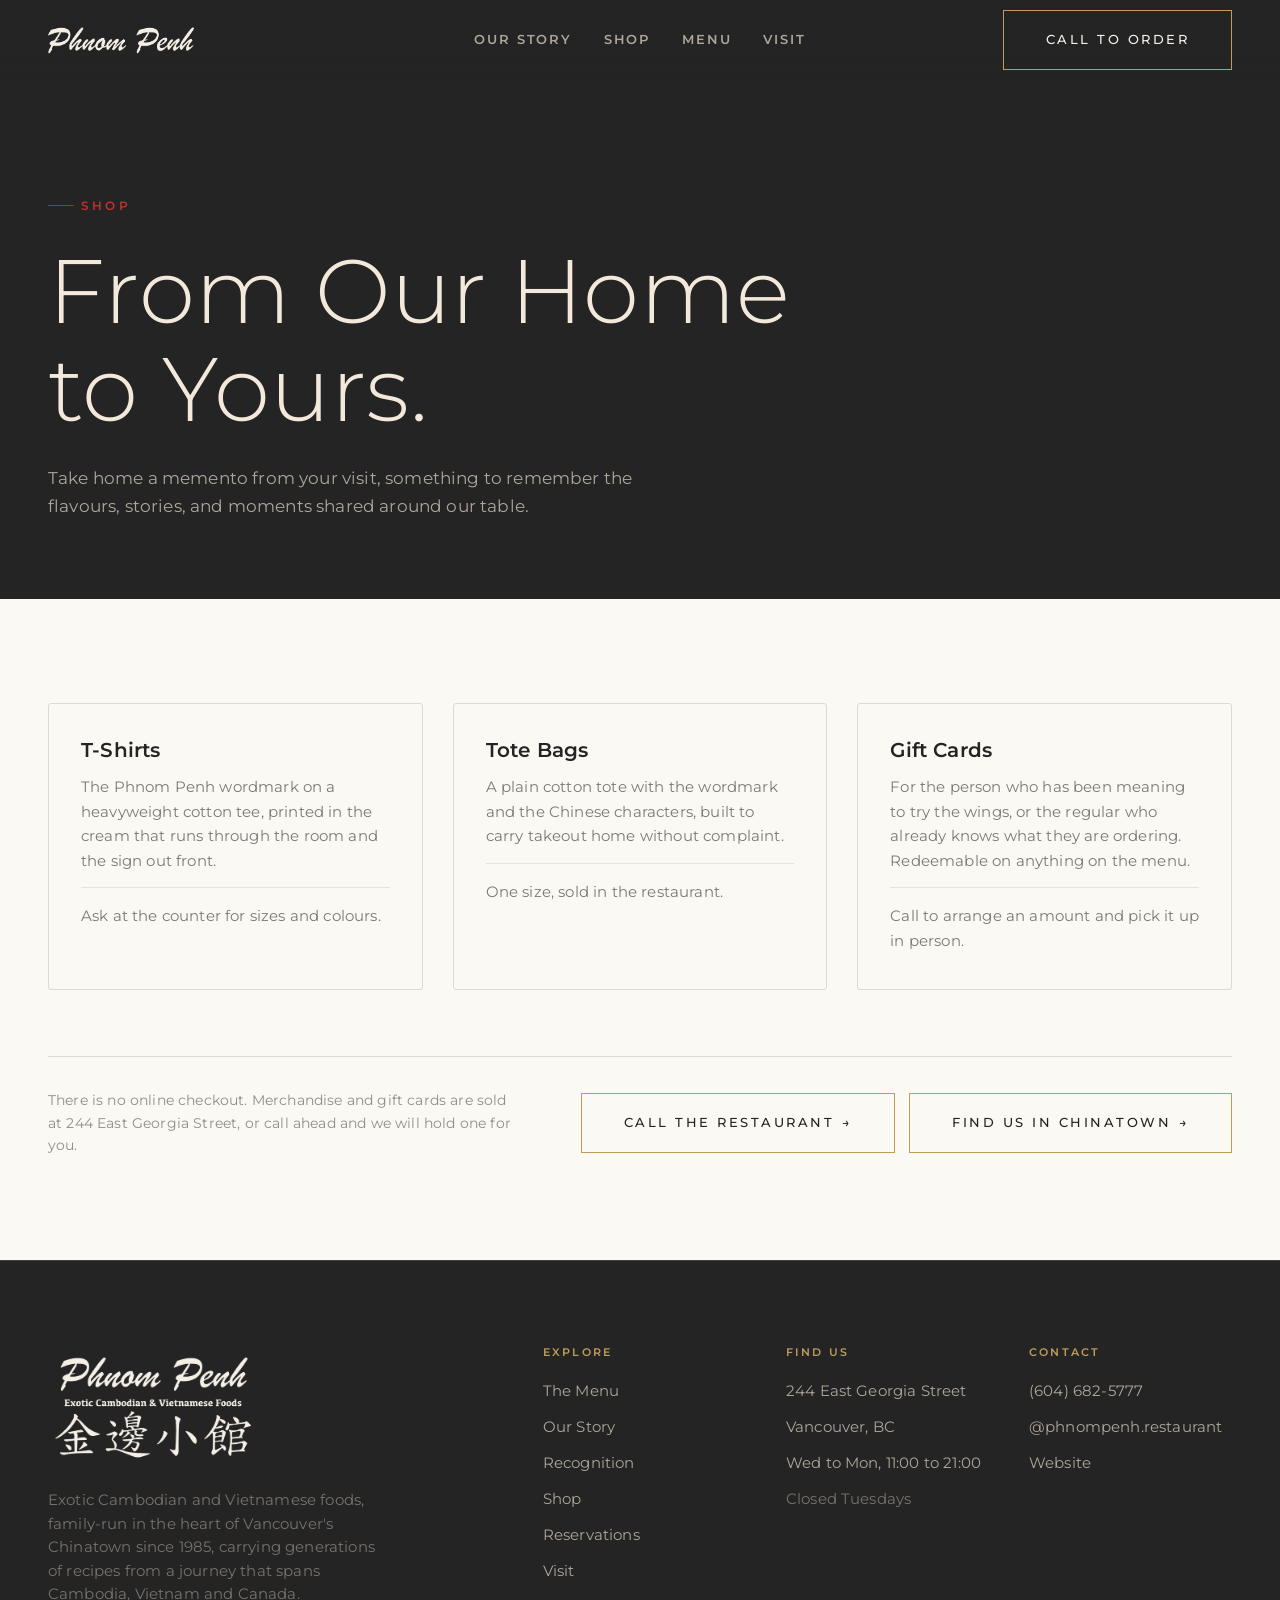
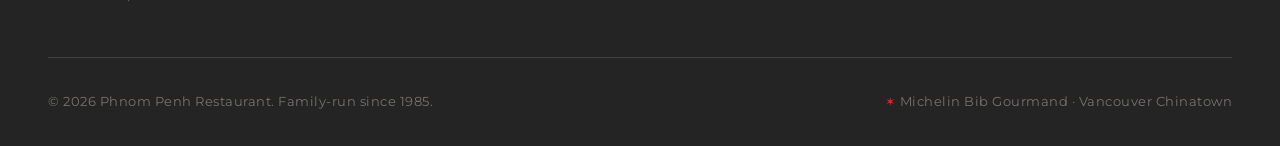
<file: shop.html>
<!DOCTYPE html>
<html lang="en">
<head>
<meta charset="utf-8">
<meta name="viewport" content="width=device-width, initial-scale=1">
<title>Shop | Phnom Penh Restaurant | Vancouver Chinatown</title>
<meta name="description" content="Phnom Penh Restaurant merchandise. T-shirts, tote bags and gift cards, available in the restaurant at 244 East Georgia Street or by phone.">
<link rel="preconnect" href="https://fonts.googleapis.com">
<link rel="preconnect" href="https://fonts.gstatic.com" crossorigin>
<link href="https://fonts.googleapis.com/css2?family=Montserrat:ital,wght@0,300;0,400;0,500;0,600;0,700;1,300&display=swap" rel="stylesheet">
<link rel="stylesheet" href="css/styles.css">
<script src="js/site.js" defer></script>
</head>
<body>

<div class="head-slot" data-partial="header"></div>

<main id="top">

  <section class="page-head" aria-label="Shop">
    <div class="wrap">
      <p class="eyebrow reveal">Shop</p>
      <h1 class="reveal d1">From Our Home to Yours.</h1>
      <p class="page-lead reveal d2">Take home a memento from your visit, something to remember the flavours, stories, and moments shared around our table.</p>
    </div>
  </section>

  <section class="shop" id="shop" aria-label="Merchandise">
    <div class="wrap">

      <div class="shop-grid reveal">

        <article class="shop-item">
          <h3>T-Shirts</h3>
          <p>The Phnom Penh wordmark on a heavyweight cotton tee, printed in the cream that runs through the room and the sign out front.</p>
          <!-- Sizes, colours and price pending. See DESIGN.md 13.3 -->
          <p class="shop-meta">Ask at the counter for sizes and colours.</p>
        </article>

        <article class="shop-item">
          <h3>Tote Bags</h3>
          <p>A plain cotton tote with the wordmark and the Chinese characters, built to carry takeout home without complaint.</p>
          <!-- Price pending. See DESIGN.md 13.3 -->
          <p class="shop-meta">One size, sold in the restaurant.</p>
        </article>

        <article class="shop-item">
          <h3>Gift Cards</h3>
          <p>For the person who has been meaning to try the wings, or the regular who already knows what they are ordering. Redeemable on anything on the menu.</p>
          <!-- Available amounts pending. See DESIGN.md 13.3 -->
          <p class="shop-meta">Call to arrange an amount and pick it up in person.</p>
        </article>

      </div>

      <div class="shop-foot reveal d1">
        <p class="shop-note">There is no online checkout. Merchandise and gift cards are sold at 244 East Georgia Street, or call ahead and we will hold one for you.</p>
        <div class="visit-cta">
          <a class="btn btn-red" href="tel:+16046825777">Call the restaurant <span class="ar">&rarr;</span></a>
          <a class="btn btn-ghost" href="visit.html">Find us in Chinatown <span class="ar">&rarr;</span></a>
        </div>
      </div>

    </div>
  </section>

</main>

<div data-partial="footer"></div>

</body>
</html>
</file>
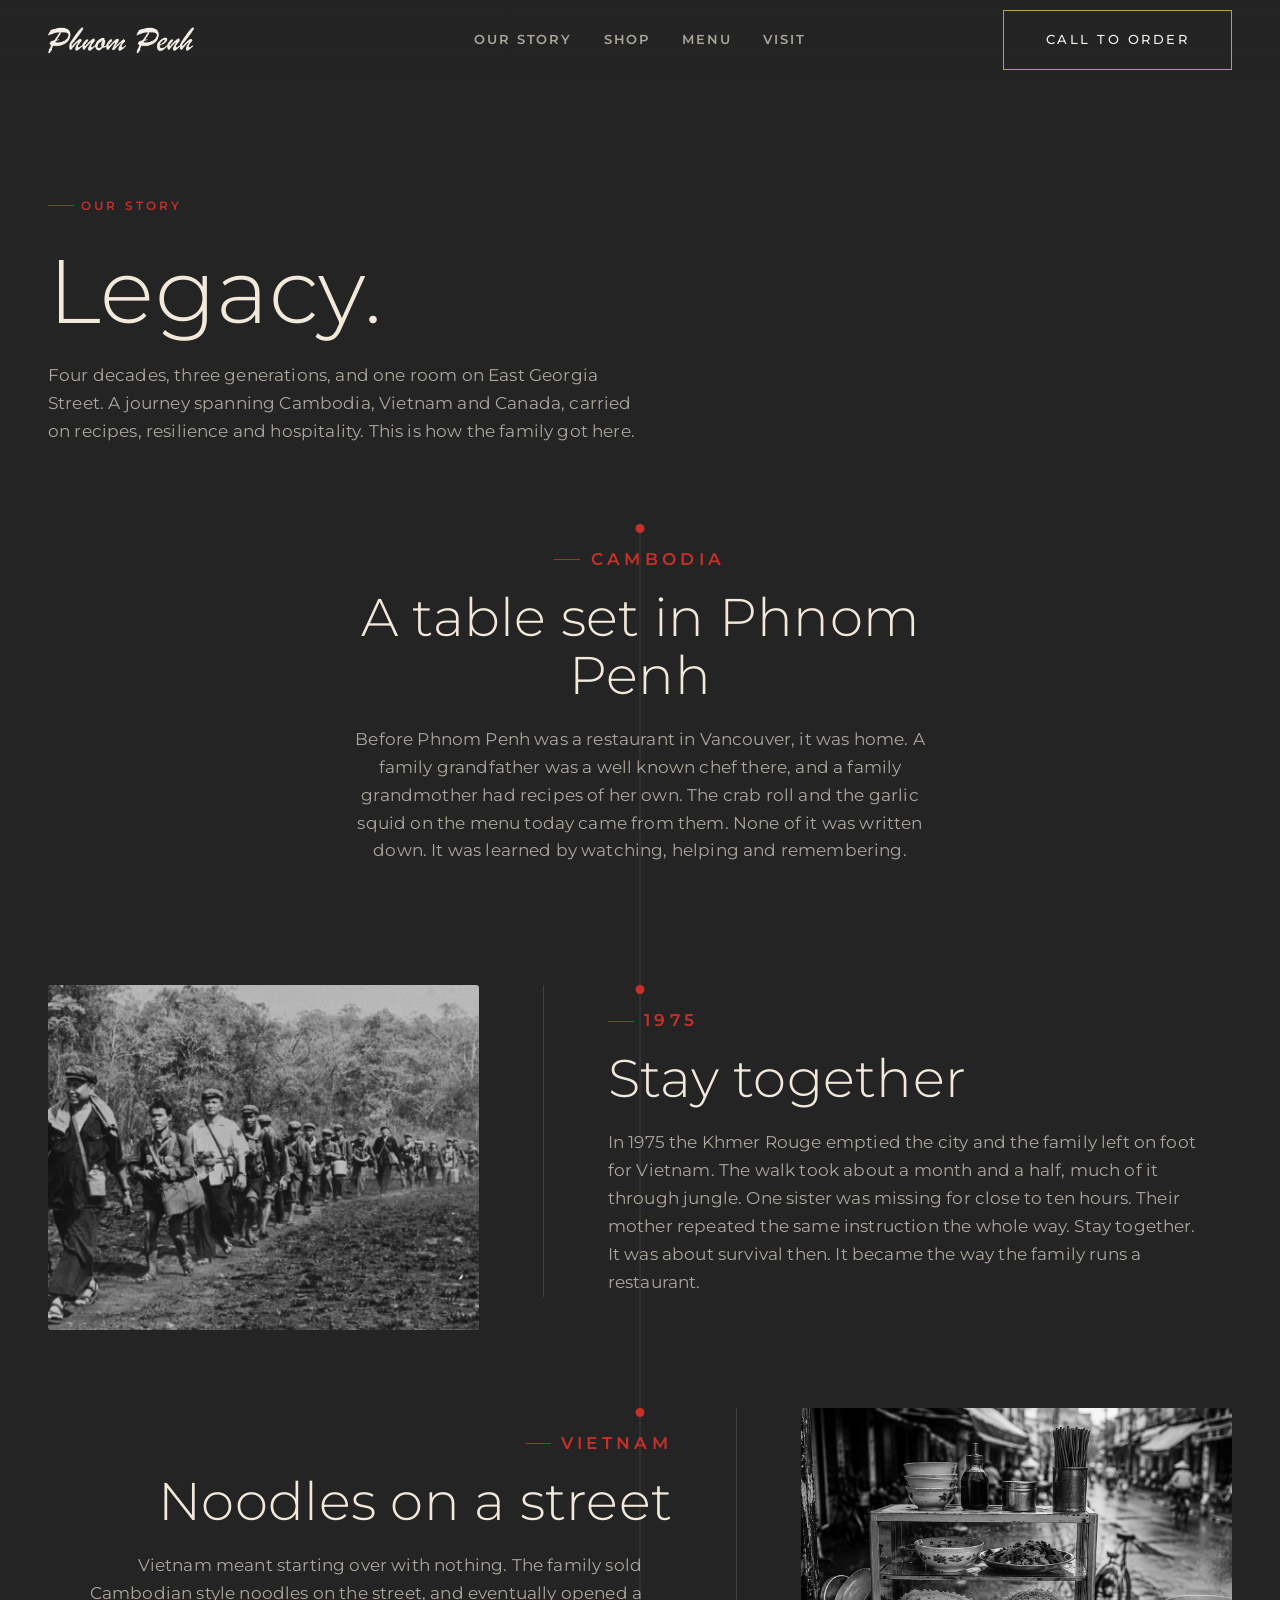
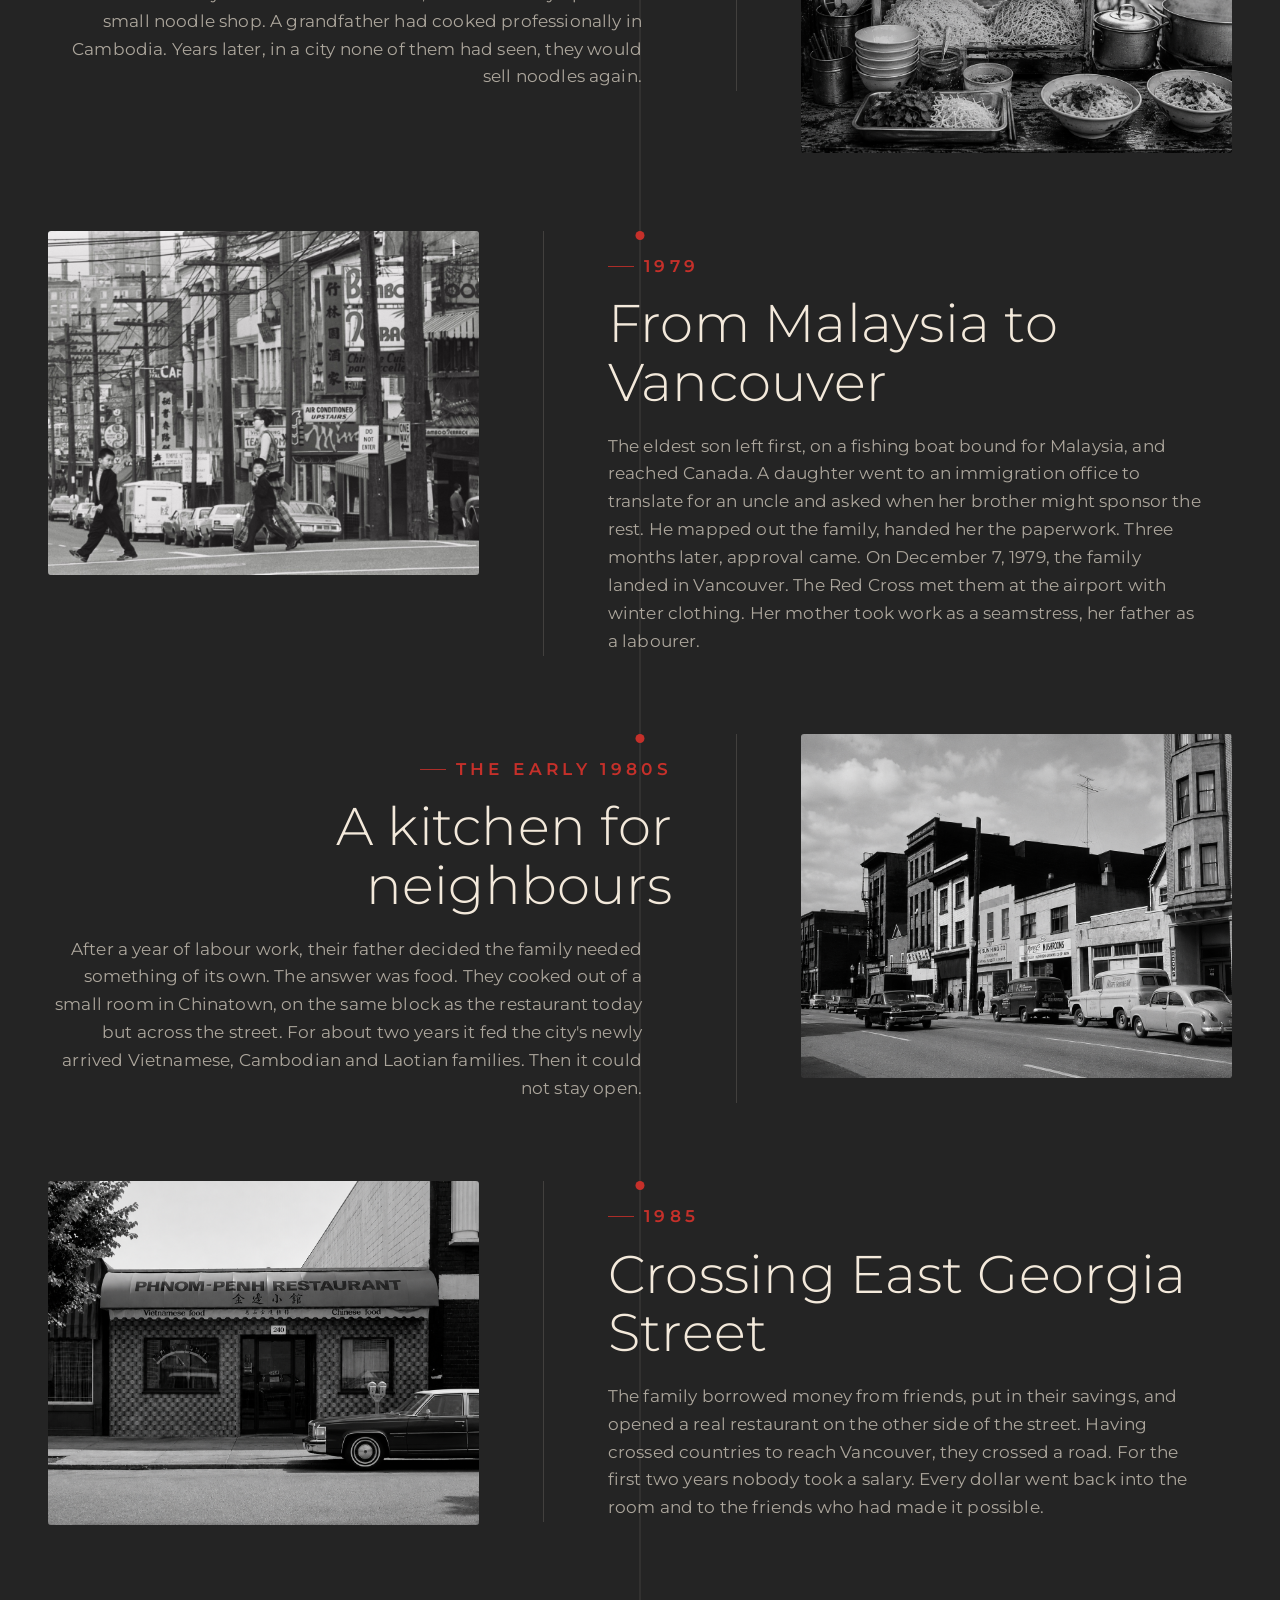
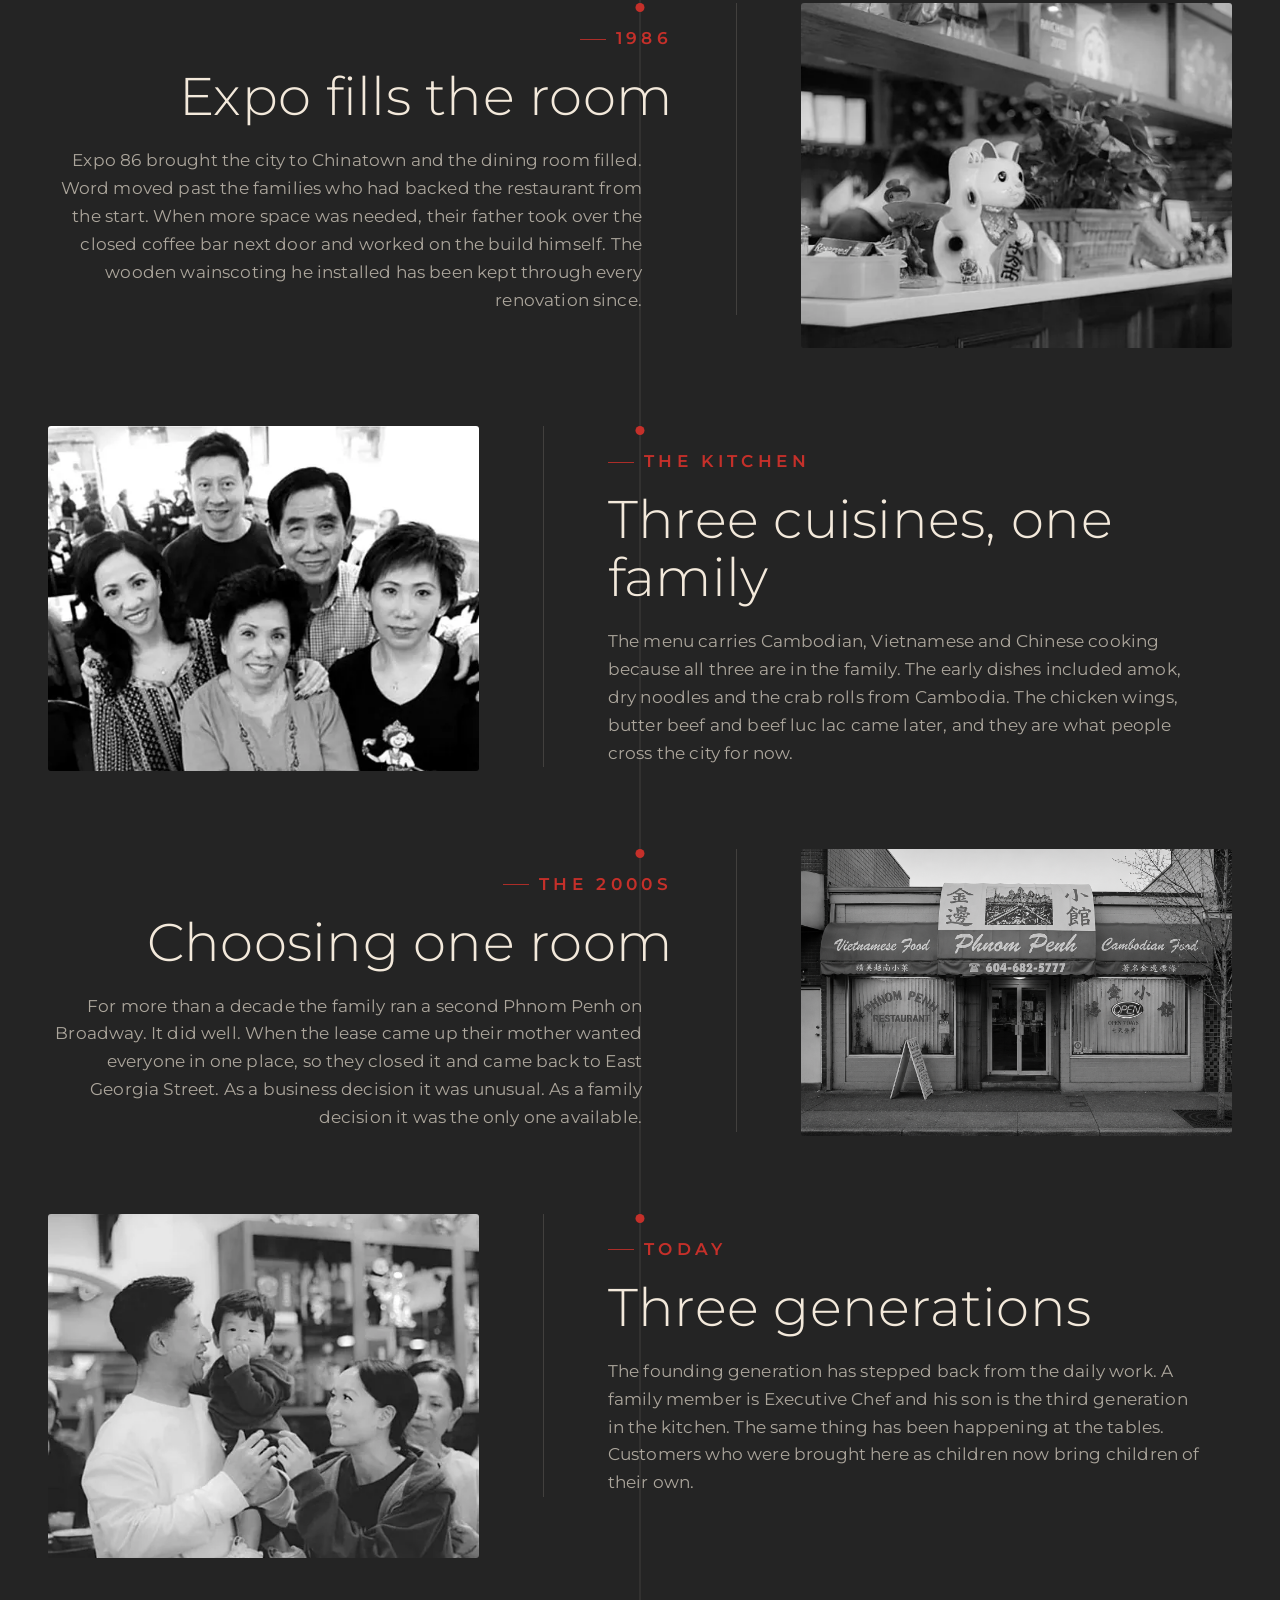
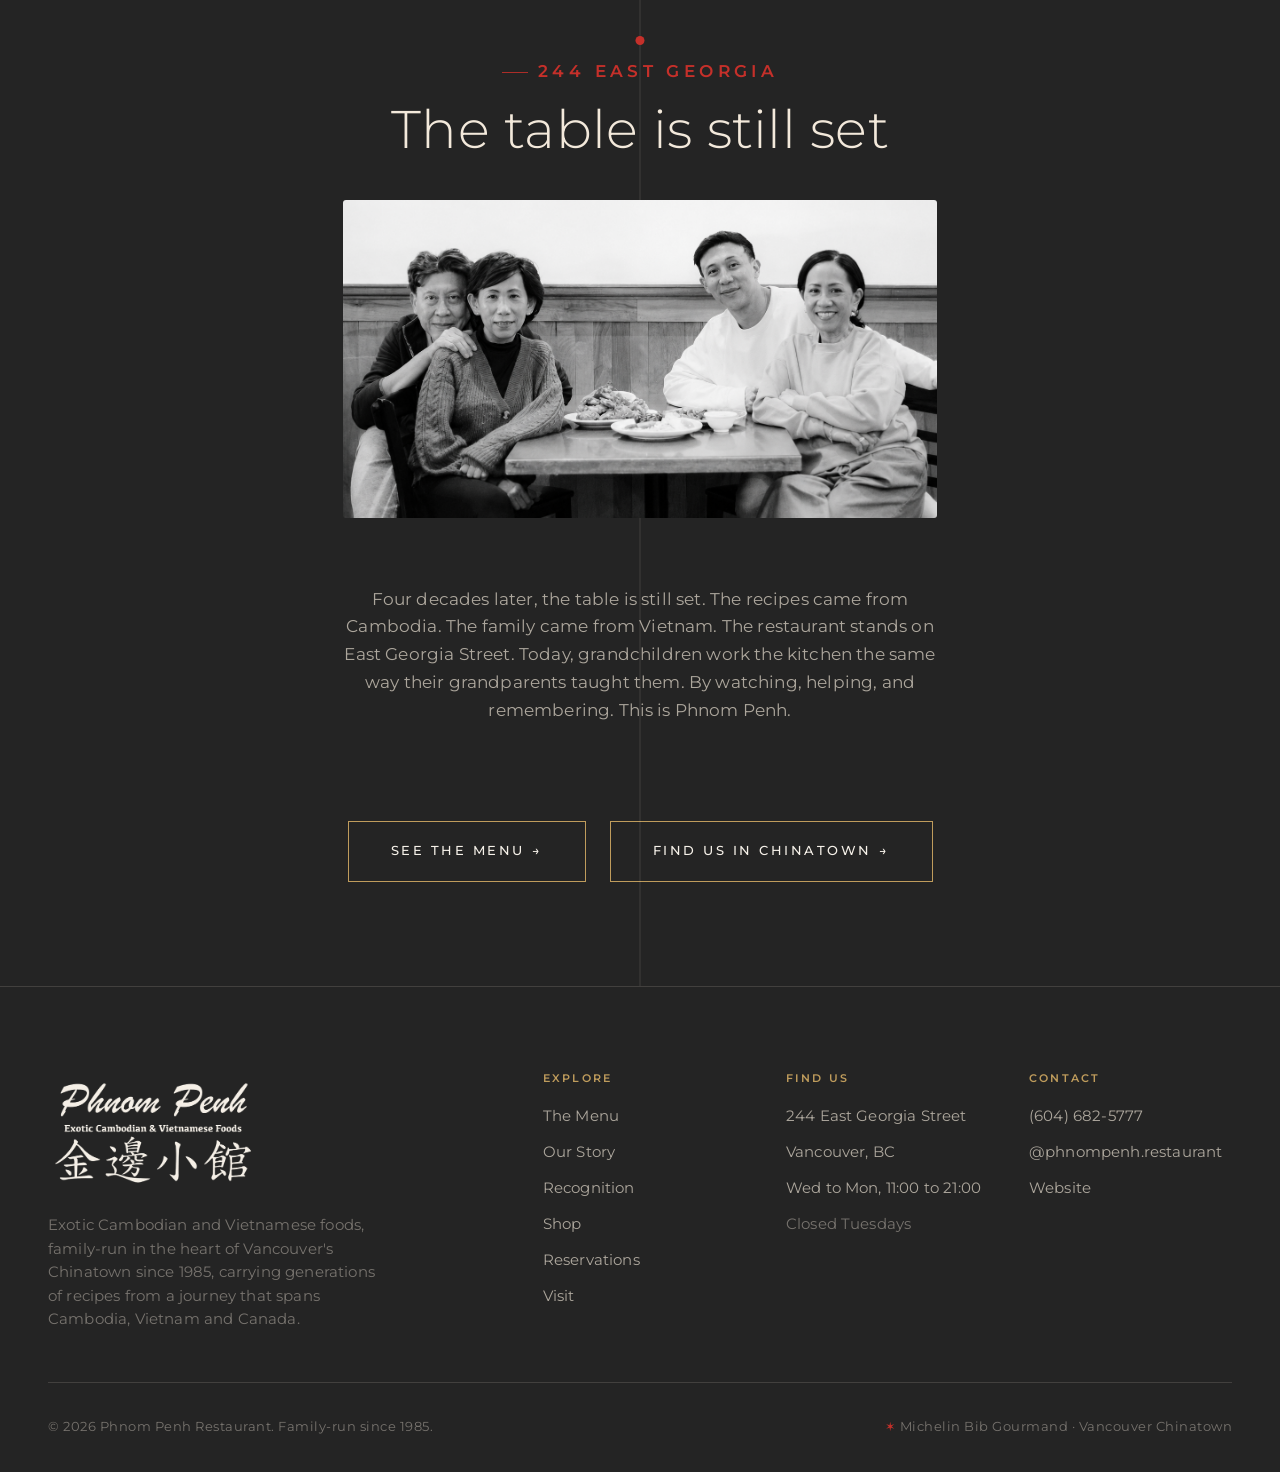
<file: story.html>
<!DOCTYPE html>
<html lang="en">
<head>
<meta charset="utf-8">
<meta name="viewport" content="width=device-width, initial-scale=1">
<title>Legacy | Phnom Penh | Vancouver Chinatown</title>
<meta name="description" content="Four decades, three generations, and one room on East Georgia Street. The Huynh family's story, from Cambodia and Vietnam to Vancouver's Chinatown, and the restaurant they built in 1985.">
<link rel="preconnect" href="https://fonts.googleapis.com">
<link rel="preconnect" href="https://fonts.gstatic.com" crossorigin>
<link href="https://fonts.googleapis.com/css2?family=Montserrat:ital,wght@0,300;0,400;0,500;0,600;0,700;1,300&display=swap" rel="stylesheet">
<link rel="stylesheet" href="css/styles.css">
<script src="js/site.js" defer></script>
</head>
<body>

<div class="head-slot" data-partial="header"></div>

<main id="top">

  <!-- page head -->
  <section class="page-head" aria-label="Our story">
    <div class="wrap">
      <p class="eyebrow reveal">Our Story</p>
      <h1 class="reveal d1">Legacy.</h1>
      <p class="legacy-lead reveal d2">Four decades, three generations, and one room on East Georgia Street. A journey spanning Cambodia, Vietnam and Canada, carried on recipes, resilience and hospitality. This is how the family got here.</p>
    </div>
  </section>

  <!-- chapters -->
  <section class="chapters" aria-label="The family history, in order">
    <div class="wrap">

      <article class="chapter chapter-center reveal">
        <div class="chapter-body">
          <p class="eyebrow">Cambodia</p>
          <h2>A table set in Phnom Penh</h2>
          <p>Before Phnom Penh was a restaurant in Vancouver, it was home. A family grandfather was a well known chef there, and a family grandmother had recipes of her own. The crab roll and the garlic squid on the menu today came from them. None of it was written down. It was learned by watching, helping and remembering.</p>
        </div>
      </article>

      <article class="chapter reveal">
        <div class="chapter-media">
          <picture>
            <source srcset="images/06-Stay together.jpg" type="image/jpeg">
            <img src="images/06-Stay together.jpg" width="560" height="460" alt="The family staying together during their journey" loading="lazy" decoding="async">
          </picture>
        </div>
        <div class="chapter-body">
          <p class="eyebrow">1975</p>
          <h2>Stay together</h2>
          <p>In 1975 the Khmer Rouge emptied the city and the family left on foot for Vietnam. The walk took about a month and a half, much of it through jungle. One sister was missing for close to ten hours. Their mother repeated the same instruction the whole way. Stay together. It was about survival then. It became the way the family runs a restaurant.</p>
        </div>
      </article>

      <article class="chapter chapter-alt reveal">
        <div class="chapter-media">
          <picture>
            <img src="images/Noodles on a street.png" width="560" height="380" alt="The family selling noodles on the street in Vietnam" loading="lazy" decoding="async">
          </picture>
        </div>
        <div class="chapter-body">
          <p class="eyebrow">Vietnam</p>
          <h2>Noodles on a street</h2>
          <p>Vietnam meant starting over with nothing. The family sold Cambodian style noodles on the street, and eventually opened a small noodle shop. A grandfather had cooked professionally in Cambodia. Years later, in a city none of them had seen, they would sell noodles again.</p>
        </div>
      </article>

      <article class="chapter reveal">
        <div class="chapter-media">
          <picture>
            <img src="images/From Malaysia to Vancouver.png" width="560" height="380" alt="The family's journey from Malaysia to Vancouver" loading="lazy" decoding="async">
          </picture>
        </div>
        <div class="chapter-body">
          <p class="eyebrow">1979</p>
          <h2>From Malaysia to Vancouver</h2>
          <p>The eldest son left first, on a fishing boat bound for Malaysia, and reached Canada. A daughter went to an immigration office to translate for an uncle and asked when her brother might sponsor the rest. He mapped out the family, handed her the paperwork. Three months later, approval came. On December 7, 1979, the family landed in Vancouver. The Red Cross met them at the airport with winter clothing. Her mother took work as a seamstress, her father as a labourer.</p>
        </div>
      </article>

      <article class="chapter chapter-alt reveal">
        <div class="chapter-media">
          <picture>
            <img src="images/A kitchen for neighbours.png" width="560" height="373" alt="The family's kitchen serving neighbours in Chinatown" loading="lazy" decoding="async">
          </picture>
        </div>
        <div class="chapter-body">
          <p class="eyebrow">The early 1980s</p>
          <h2>A kitchen for neighbours</h2>
          <p>After a year of labour work, their father decided the family needed something of its own. The answer was food. They cooked out of a small room in Chinatown, on the same block as the restaurant today but across the street. For about two years it fed the city's newly arrived Vietnamese, Cambodian and Laotian families. Then it could not stay open.</p>
        </div>
      </article>

      <article class="chapter reveal">
        <div class="chapter-media">
          <picture>
            <img src="images/Crossing East Georgia Street.png" width="560" height="380" alt="The restaurant on East Georgia Street after opening in 1985" loading="lazy" decoding="async">
          </picture>
        </div>
        <div class="chapter-body">
          <p class="eyebrow">1985</p>
          <h2>Crossing East Georgia Street</h2>
          <p>The family borrowed money from friends, put in their savings, and opened a real restaurant on the other side of the street. Having crossed countries to reach Vancouver, they crossed a road. For the first two years nobody took a salary. Every dollar went back into the room and to the friends who had made it possible.</p>
        </div>
      </article>

      <article class="chapter chapter-alt reveal">
        <div class="chapter-media">
          <picture>
            <source srcset="images/dining-room-interior.webp" type="image/webp">
            <img src="images/dining-room-interior.jpg" width="560" height="460" alt="Inside the Chinatown dining room" loading="lazy" decoding="async">
          </picture>
        </div>
        <div class="chapter-body">
          <p class="eyebrow">1986</p>
          <h2>Expo fills the room</h2>
          <p>Expo 86 brought the city to Chinatown and the dining room filled. Word moved past the families who had backed the restaurant from the start. When more space was needed, their father took over the closed coffee bar next door and worked on the build himself. The wooden wainscoting he installed has been kept through every renovation since.</p>
        </div>
      </article>

      <article class="chapter reveal">
        <div class="chapter-media">
          <picture>
            <source srcset="images/family-early-vancouver.webp" type="image/webp">
            <img src="images/family-early-vancouver.jpg" width="560" height="460" alt="The family in their early years in Vancouver" loading="lazy" decoding="async">
          </picture>
        </div>
        <div class="chapter-body">
          <p class="eyebrow">The kitchen</p>
          <h2>Three cuisines, one family</h2>
          <p>The menu carries Cambodian, Vietnamese and Chinese cooking because all three are in the family. The early dishes included amok, dry noodles and the crab rolls from Cambodia. The chicken wings, butter beef and beef luc lac came later, and they are what people cross the city for now.</p>
        </div>
      </article>

      <article class="chapter chapter-alt reveal">
        <div class="chapter-media chapter-media-full">
          <picture>
            <img src="images/Choosing one room.png" width="560" height="380" alt="The family choosing to keep one restaurant on East Georgia Street" loading="lazy" decoding="async">
          </picture>
        </div>
        <div class="chapter-body">
          <p class="eyebrow">The 2000s</p>
          <h2>Choosing one room</h2>
          <p>For more than a decade the family ran a second Phnom Penh on Broadway. It did well. When the lease came up their mother wanted everyone in one place, so they closed it and came back to East Georgia Street. As a business decision it was unusual. As a family decision it was the only one available.</p>
        </div>
      </article>

      <article class="chapter reveal">
        <div class="chapter-media">
          <picture>
            <source srcset="images/three-generations.webp" type="image/webp">
            <img src="images/three-generations.jpg" width="560" height="460" alt="Three generations of the family" loading="lazy" decoding="async">
          </picture>
        </div>
        <div class="chapter-body">
          <p class="eyebrow">Today</p>
          <h2>Three generations</h2>
          <p>The founding generation has stepped back from the daily work. A family member is Executive Chef and his son is the third generation in the kitchen. The same thing has been happening at the tables. Customers who were brought here as children now bring children of their own.</p>
        </div>
      </article>

      <article class="chapter chapter-center reveal">
        <div class="chapter-body">
          <p class="eyebrow">244 East Georgia</p>
          <h2>The table is still set</h2>
        </div>
        <div class="chapter-media chapter-media-full">
          <picture>
            <img src="images/the table is still set.png" width="560" height="380" alt="The table is still set at Phnom Penh Restaurant" loading="lazy" decoding="async">
          </picture>
        </div>
        <div class="chapter-body">
          <p>Four decades later, the table is still set. The recipes came from Cambodia. The family came from Vietnam. The restaurant stands on East Georgia Street. Today, grandchildren work the kitchen the same way their grandparents taught them. By watching, helping, and remembering. This is Phnom Penh.</p>
        </div>
      </article>

      <!-- .chapters-final needs one 16/9 photograph that does not exist in /images/ yet.
           Export the storefront or the full room at roughly 1720x968 as .webp plus a .jpg
           fallback, then uncomment this block. Caption stays a label, not a sentence.
      <div class="chapters-final reveal">
        <picture>
          <source srcset="images/storefront.webp" type="image/webp">
          <img src="images/storefront.jpg" width="1720" height="968" alt="..." loading="lazy" decoding="async">
        </picture>
        <p class="chapters-final-cap">244 East Georgia Street, Vancouver Chinatown</p>
      </div>
      -->

      <div class="legacy-cta-wrap reveal">
        <a class="btn btn-red" href="menu.html">See the menu <span class="ar">&rarr;</span></a>
        <a class="btn btn-ghost" href="visit.html">Find us in Chinatown <span class="ar">&rarr;</span></a>
      </div>

    </div>
  </section>

</main>

<div data-partial="footer"></div>

</body>
</html>
</file>
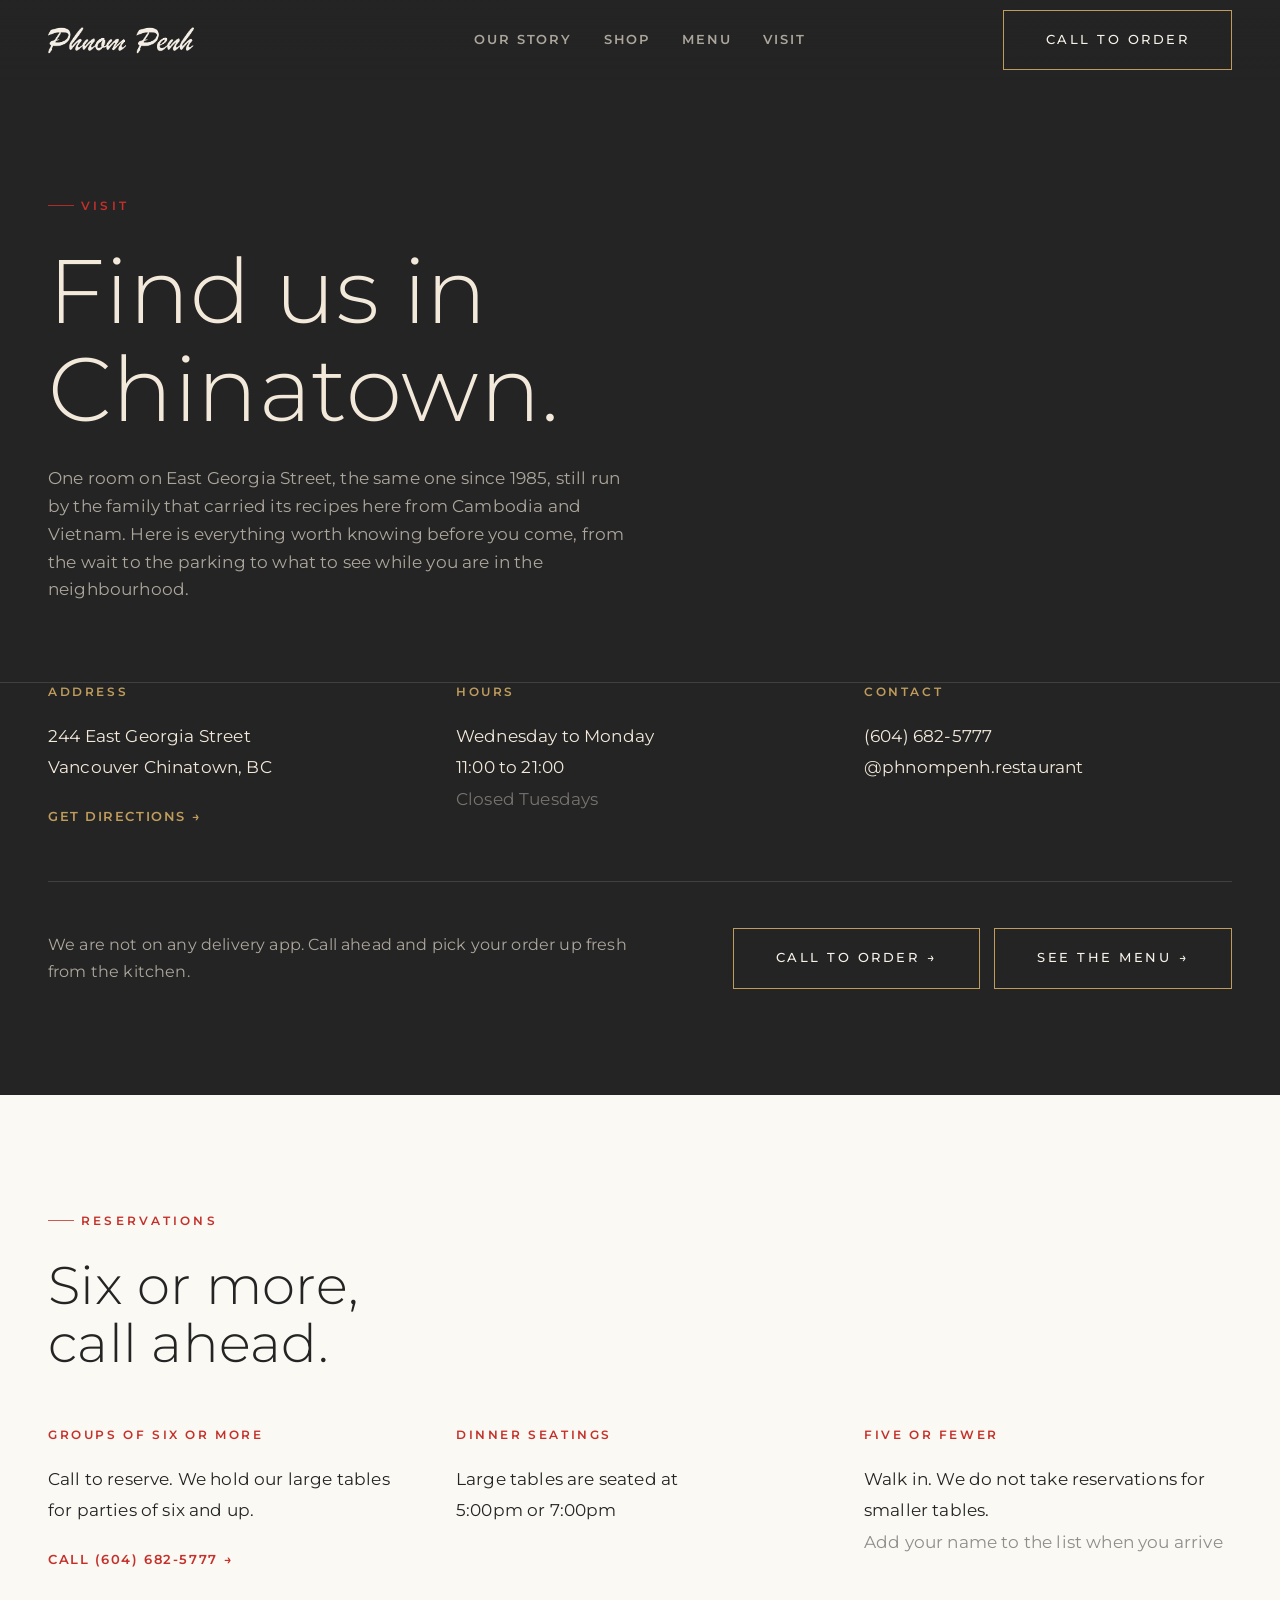
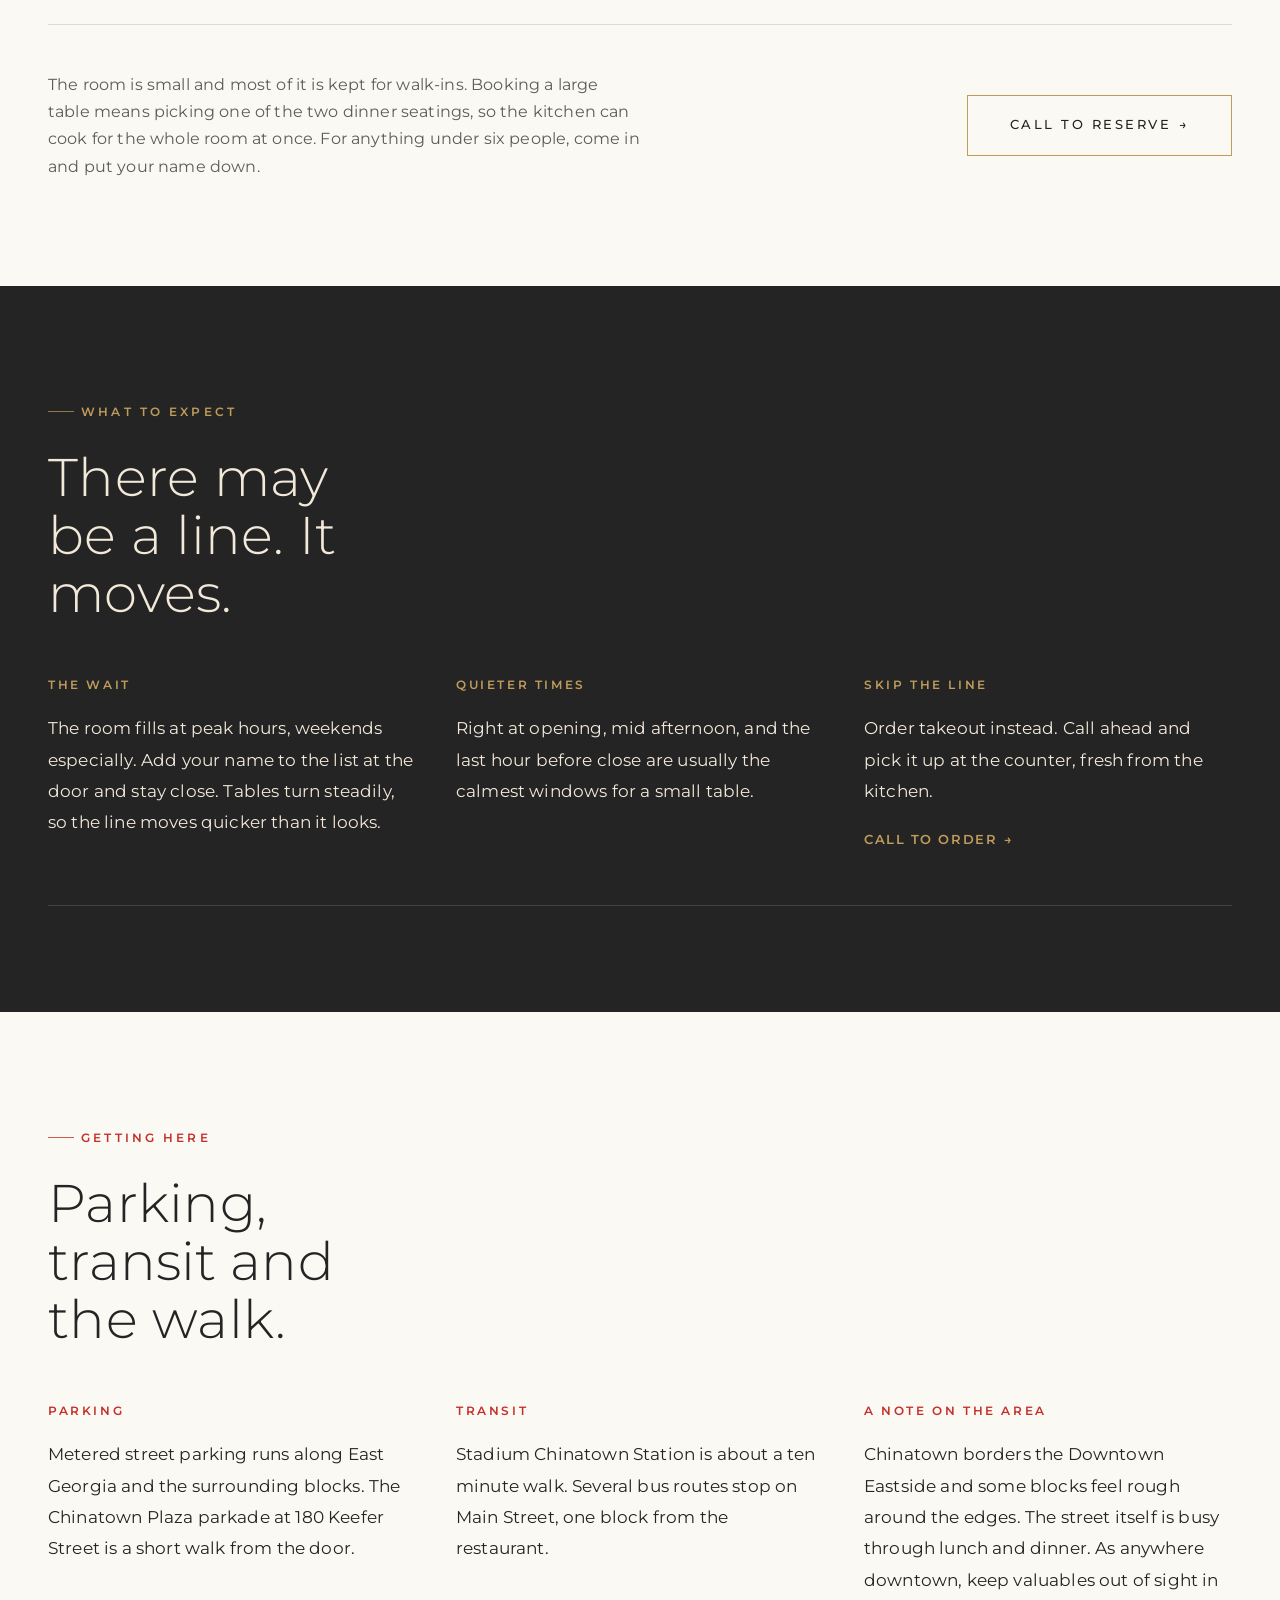
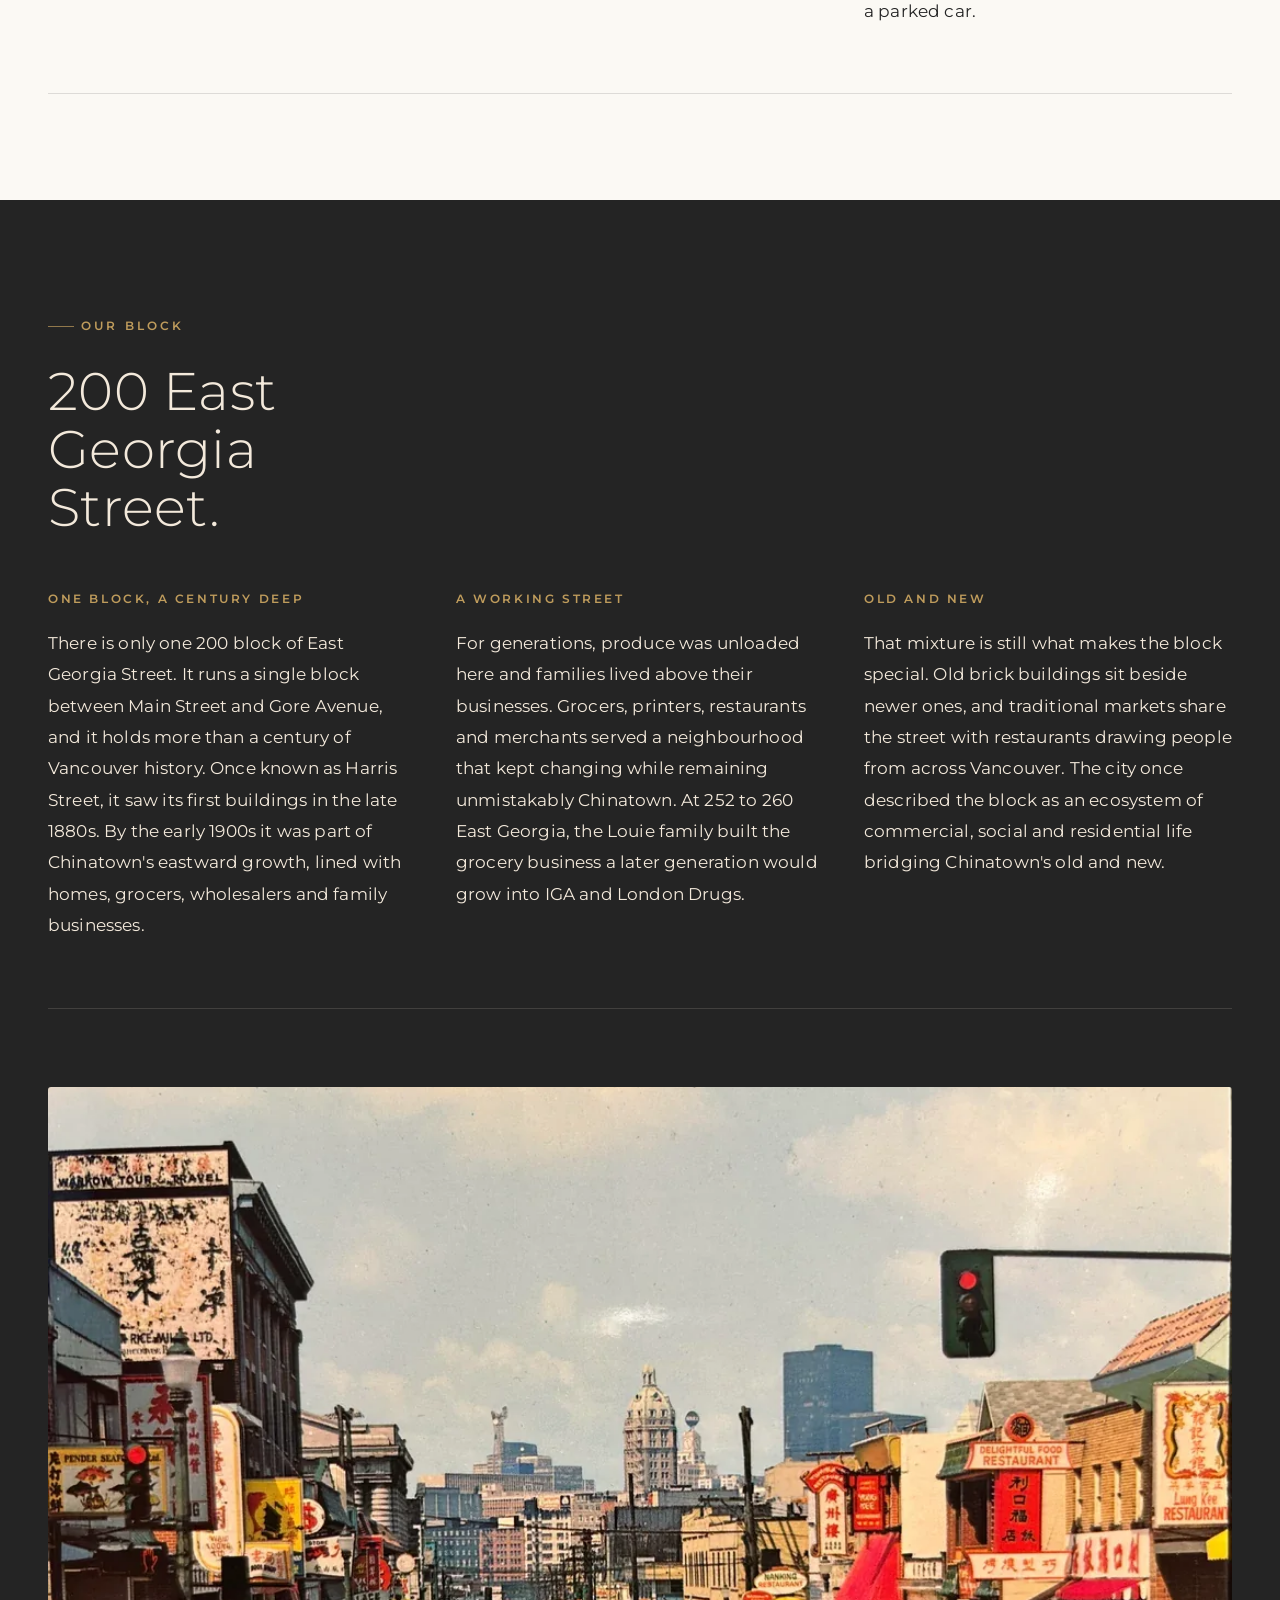
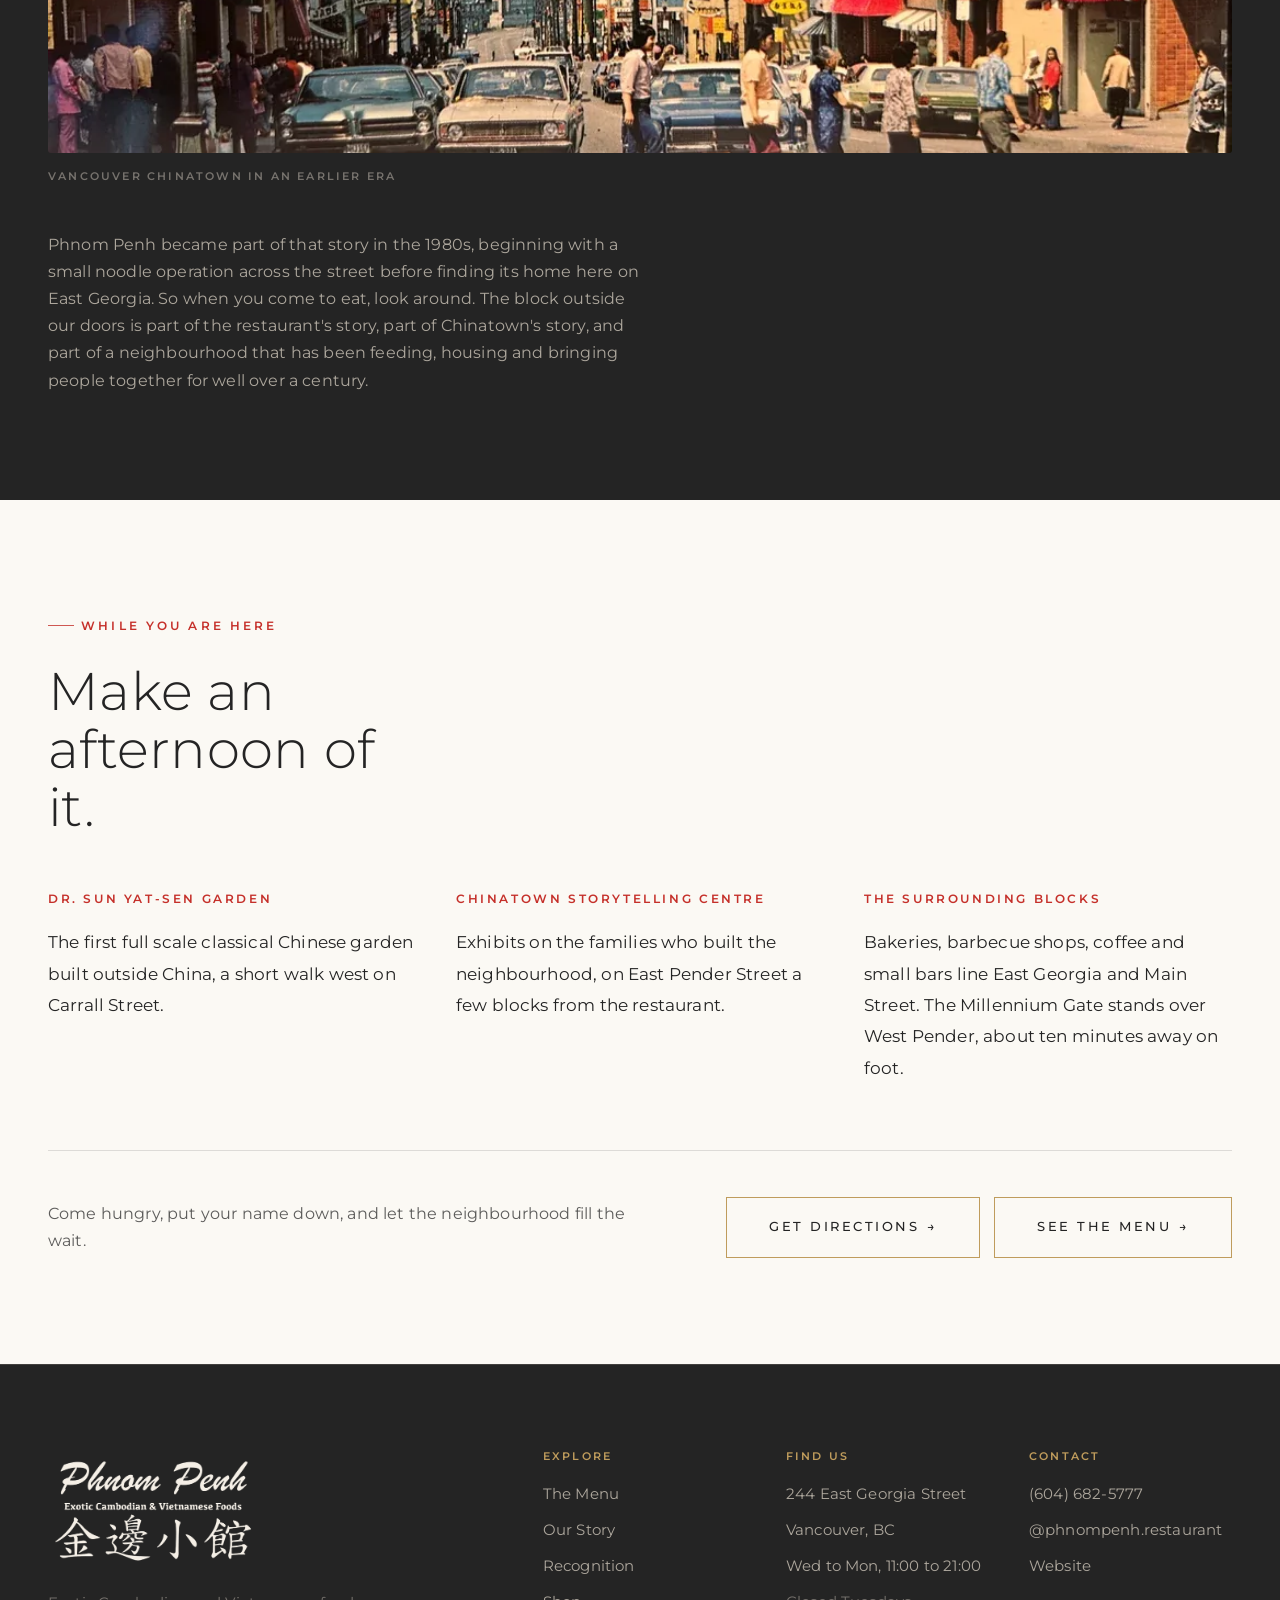
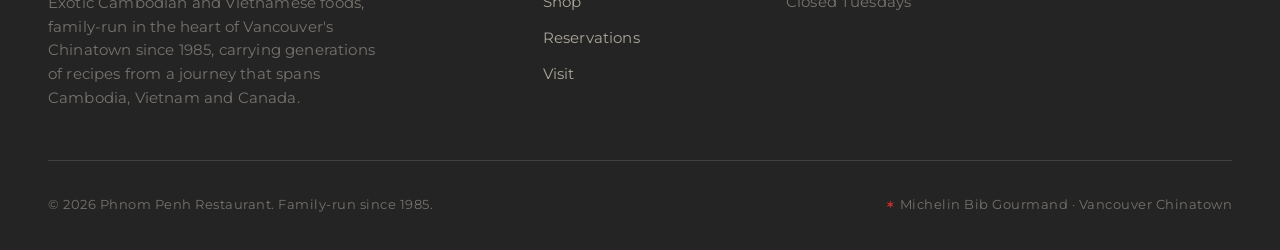
<file: visit.html>
<!DOCTYPE html>
<html lang="en">
<head>
<meta charset="utf-8">
<meta name="viewport" content="width=device-width, initial-scale=1">
<title>Visit | Phnom Penh Restaurant | 244 East Georgia Street, Vancouver</title>
<meta name="description" content="Visiting Phnom Penh Restaurant at 244 East Georgia Street in Vancouver Chinatown. Hours, reservations, parking, transit, what to expect, and what to see in the neighbourhood.">
<link rel="preconnect" href="https://fonts.googleapis.com">
<link rel="preconnect" href="https://fonts.gstatic.com" crossorigin>
<link href="https://fonts.googleapis.com/css2?family=Montserrat:ital,wght@0,300;0,400;0,500;0,600;0,700;1,300&display=swap" rel="stylesheet">
<link rel="stylesheet" href="css/styles.css">
<script src="js/site.js" defer></script>
</head>
<body>

<div class="head-slot" data-partial="header"></div>

<main id="top">

  <section class="page-head" aria-label="Visit">
    <div class="wrap">
      <p class="eyebrow reveal">Visit</p>
      <h1 class="reveal d1">Find us in Chinatown.</h1>
      <p class="page-lead reveal d2">One room on East Georgia Street, the same one since 1985, still run by the family that carried its recipes here from Cambodia and Vietnam. Here is everything worth knowing before you come, from the wait to the parking to what to see while you are in the neighbourhood.</p>
    </div>
  </section>

  <section class="visit" id="visit" aria-label="Address, hours and contact">
    <div class="wrap">

      <div class="visit-grid">
        <div class="visit-col reveal">
          <h4>Address</h4>
          <p>244 East Georgia Street<br>Vancouver Chinatown, BC</p>
          <a class="link" href="https://www.google.com/maps/search/?api=1&amp;query=Phnom+Penh+244+East+Georgia+Street+Vancouver" target="_blank" rel="noopener">Get directions <span class="ar">&rarr;</span></a>
        </div>
        <div class="visit-col reveal d1">
          <h4>Hours</h4>
          <p>Wednesday to Monday<br>11:00 to 21:00<br><span class="muted">Closed Tuesdays</span></p>
        </div>
        <div class="visit-col reveal d2">
          <h4>Contact</h4>
          <p><a href="tel:+16046825777">(604) 682-5777</a><br><a href="https://www.instagram.com/phnompenh.restaurant" target="_blank" rel="noopener">@phnompenh.restaurant</a></p>
        </div>
      </div>

      <div class="visit-note reveal d2">
        <p>We are not on any delivery app. Call ahead and pick your order up fresh from the kitchen.</p>
        <div class="visit-cta">
          <a class="btn btn-red" href="tel:+16046825777">Call to order <span class="ar">&rarr;</span></a>
          <a class="btn btn-ghost" href="menu.html">See the menu <span class="ar">&rarr;</span></a>
        </div>
      </div>

    </div>
  </section>

  <section class="visit visit-light" id="reservations" aria-label="How reservations work">
    <div class="wrap">

      <div class="visit-head reveal">
        <p class="eyebrow">Reservations</p>
        <h2>Six or more, call ahead.</h2>
      </div>

      <div class="visit-grid">
        <div class="visit-col reveal">
          <h4>Groups of six or more</h4>
          <p>Call to reserve. We hold our large tables for parties of six and up.</p>
          <a class="link" href="tel:+16046825777">Call (604) 682-5777 <span class="ar">&rarr;</span></a>
        </div>
        <div class="visit-col reveal d1">
          <h4>Dinner seatings</h4>
          <p>Large tables are seated at<br>5:00pm or 7:00pm</p>
        </div>
        <div class="visit-col reveal d2">
          <h4>Five or fewer</h4>
          <p>Walk in. We do not take reservations for smaller tables.<br><span class="muted">Add your name to the list when you arrive</span></p>
        </div>
      </div>

      <div class="visit-note reveal d2">
        <p>The room is small and most of it is kept for walk-ins. Booking a large table means picking one of the two dinner seatings, so the kitchen can cook for the whole room at once. For anything under six people, come in and put your name down.</p>
        <div class="visit-cta">
          <a class="btn btn-red" href="tel:+16046825777">Call to reserve <span class="ar">&rarr;</span></a>
        </div>
      </div>

    </div>
  </section>

  <section class="visit" id="expect" aria-label="What to expect">
    <div class="wrap">

      <div class="visit-head reveal">
        <p class="eyebrow">What to expect</p>
        <h2>There may be a line. It moves.</h2>
      </div>

      <div class="visit-grid">
        <div class="visit-col reveal">
          <h4>The wait</h4>
          <p>The room fills at peak hours, weekends especially. Add your name to the list at the door and stay close. Tables turn steadily, so the line moves quicker than it looks.</p>
        </div>
        <div class="visit-col reveal d1">
          <h4>Quieter times</h4>
          <p>Right at opening, mid afternoon, and the last hour before close are usually the calmest windows for a small table.</p>
        </div>
        <div class="visit-col reveal d2">
          <h4>Skip the line</h4>
          <p>Order takeout instead. Call ahead and pick it up at the counter, fresh from the kitchen.</p>
          <a class="link" href="tel:+16046825777">Call to order <span class="ar">&rarr;</span></a>
        </div>
      </div>

    </div>
  </section>

  <section class="visit visit-light" id="getting-here" aria-label="Parking, transit and safety">
    <div class="wrap">

      <div class="visit-head reveal">
        <p class="eyebrow">Getting here</p>
        <h2>Parking, transit and the walk.</h2>
      </div>

      <div class="visit-grid">
        <div class="visit-col reveal">
          <h4>Parking</h4>
          <p>Metered street parking runs along East Georgia and the surrounding blocks. The Chinatown Plaza parkade at 180 Keefer Street is a short walk from the door.</p>
        </div>
        <div class="visit-col reveal d1">
          <h4>Transit</h4>
          <p>Stadium Chinatown Station is about a ten minute walk. Several bus routes stop on Main Street, one block from the restaurant.</p>
        </div>
        <div class="visit-col reveal d2">
          <h4>A note on the area</h4>
          <p>Chinatown borders the Downtown Eastside and some blocks feel rough around the edges. The street itself is busy through lunch and dinner. As anywhere downtown, keep valuables out of sight in a parked car.</p>
        </div>
      </div>

    </div>
  </section>

  <section class="visit" id="neighbourhood" aria-label="Our block, 200 East Georgia Street">
    <div class="wrap">

      <div class="visit-head reveal">
        <p class="eyebrow">Our block</p>
        <h2>200 East Georgia Street.</h2>
      </div>

      <div class="visit-grid">
        <div class="visit-col reveal">
          <h4>One block, a century deep</h4>
          <p>There is only one 200 block of East Georgia Street. It runs a single block between Main Street and Gore Avenue, and it holds more than a century of Vancouver history. Once known as Harris Street, it saw its first buildings in the late 1880s. By the early 1900s it was part of Chinatown's eastward growth, lined with homes, grocers, wholesalers and family businesses.</p>
        </div>
        <div class="visit-col reveal d1">
          <h4>A working street</h4>
          <p>For generations, produce was unloaded here and families lived above their businesses. Grocers, printers, restaurants and merchants served a neighbourhood that kept changing while remaining unmistakably Chinatown. At 252 to 260 East Georgia, the Louie family built the grocery business a later generation would grow into IGA and London Drugs.</p>
        </div>
        <div class="visit-col reveal d2">
          <h4>Old and new</h4>
          <p>That mixture is still what makes the block special. Old brick buildings sit beside newer ones, and traditional markets share the street with restaurants drawing people from across Vancouver. The city once described the block as an ecosystem of commercial, social and residential life bridging Chinatown's old and new.</p>
        </div>
      </div>

      <figure class="chapters-final reveal d2">
        <picture>
          <source srcset="images/legacy-vancouver-chinatown.webp" type="image/webp">
          <img src="images/legacy-vancouver-chinatown.jpg" width="1080" height="692" alt="A busy Chinatown street lined with neon restaurant signs and cars from decades past" loading="lazy" decoding="async">
        </picture>
        <figcaption>Vancouver Chinatown in an earlier era</figcaption>
      </figure>

      <div class="visit-note reveal d2">
        <p>Phnom Penh became part of that story in the 1980s, beginning with a small noodle operation across the street before finding its home here on East Georgia. So when you come to eat, look around. The block outside our doors is part of the restaurant's story, part of Chinatown's story, and part of a neighbourhood that has been feeding, housing and bringing people together for well over a century.</p>
      </div>

    </div>
  </section>

  <section class="visit visit-light" id="nearby" aria-label="Things to do nearby">
    <div class="wrap">

      <div class="visit-head reveal">
        <p class="eyebrow">While you are here</p>
        <h2>Make an afternoon of it.</h2>
      </div>

      <div class="visit-grid">
        <div class="visit-col reveal">
          <h4>Dr. Sun Yat-Sen Garden</h4>
          <p>The first full scale classical Chinese garden built outside China, a short walk west on Carrall Street.</p>
        </div>
        <div class="visit-col reveal d1">
          <h4>Chinatown Storytelling Centre</h4>
          <p>Exhibits on the families who built the neighbourhood, on East Pender Street a few blocks from the restaurant.</p>
        </div>
        <div class="visit-col reveal d2">
          <h4>The surrounding blocks</h4>
          <p>Bakeries, barbecue shops, coffee and small bars line East Georgia and Main Street. The Millennium Gate stands over West Pender, about ten minutes away on foot.</p>
        </div>
      </div>

      <div class="visit-note reveal d2">
        <p>Come hungry, put your name down, and let the neighbourhood fill the wait.</p>
        <div class="visit-cta">
          <a class="btn btn-red" href="https://www.google.com/maps/search/?api=1&amp;query=Phnom+Penh+244+East+Georgia+Street+Vancouver" target="_blank" rel="noopener">Get directions <span class="ar">&rarr;</span></a>
          <a class="btn btn-ghost" href="menu.html">See the menu <span class="ar">&rarr;</span></a>
        </div>
      </div>

    </div>
  </section>

</main>

<div data-partial="footer"></div>

</body>
</html>
</file>
<file: css/styles.css>
/* ==========================================================================
   Phnom Penh Restaurant
   Every value here is recorded in DESIGN.md sections 2 through 5.
   Nothing is styled anywhere else. No inline styles, no <style> blocks.

   1.  Tokens
   2.  Base and resets
   3.  Container
   4.  Eyebrow
   5.  Buttons
   6.  Utility bar          RESERVED
   7.  Header and nav
   8.  Mobile menu
   9.  Hero
   10. Reveal animation
   11. Ticker               RESERVED
   12. Story                RESERVED
   13. Icons rail           RESERVED
   14. Feature              RESERVED
   15. Visit two-up         RESERVED, and superseded below by section 23
   16. Footer               superseded below by section 24
   17. Responsive, upper
   18. Michelin recognition
   19. Legacy
   20. Menu                 RESERVED
   21. Popular dishes
   22. News and reviews
   23. Visit
   24. Footer
   25. Page head, story chapters, shop
   25b. Light homepage variant, index-2.html
   26. Responsive

   RESERVED means no page uses it yet. These are the parts bin for story.html,
   menu.html and visit.html, about 8KB in total. They are kept on purpose, not
   by accident. Once those three pages are built, delete whatever is still
   unused. See DESIGN.md section 11.

   Sections 15 and 16 stay where they are, in this order, because 23 and 24
   override them. Moving or merging the pairs changes what renders.
   ========================================================================== */

/* --------------------------------------------------------------------------
   1. Tokens                                              DESIGN.md 2
   -------------------------------------------------------------------------- */
:root{
  --ink:#242424;                        /* the one dark ground, used site wide */
  --ink-2:#242424;                      /* kept for existing selectors, same charcoal */
  --ink-3:#242424;                      /* kept for existing selectors, same charcoal */
  --paper:#F3E9DB;                      /* warm cream, text on dark grounds */
  --surface:#FBF9F4;                    /* near white, the two light section grounds */
  --paper-dim:rgba(243,233,219,.66);    /* secondary text on dark */
  --paper-faint:rgba(243,233,219,.40);  /* tertiary text on dark */
  --red:#C5302A;                        /* accent, prices, rules, dots, nav underline */
  --red-deep:#9E241F;                   /* dark stop of red gradients */
  --gold:#BF9C5C;                       /* button borders, eyebrows, labels */
  --mint:#57D7A5;                       /* second accent, sparing, dark grounds only, DESIGN.md 2 */
  --line:rgba(243,233,219,.14);         /* hairline on dark */
  --line-strong:rgba(243,233,219,.26);  /* hairline on dark, hover */
  --maxw:1240px;                        /* content container */
  --ease:cubic-bezier(.22,.61,.36,1);
}

/* --------------------------------------------------------------------------
   2. Base and resets
   -------------------------------------------------------------------------- */
*{box-sizing:border-box}
html{scroll-behavior:smooth}
body{
  margin:0;background:var(--ink);color:var(--paper);
  font-family:"Montserrat",system-ui,sans-serif;
  font-size:16.5px;line-height:1.65;letter-spacing:.01em;
  -webkit-font-smoothing:antialiased;text-rendering:optimizeLegibility;
}
h1,h2,h3{font-family:"Montserrat",sans-serif;font-weight:300;
  line-height:1.1;letter-spacing:.005em;margin:0;}

/* Section heading. One size for every section on every page, DESIGN.md 3.
   The colour and the max-width stay with each section. */
.mich-h2,.legacy-h2,.pop-head h2,.news-head h2,.visit-head h2,.chapter-body h2,.feed-head h2{
  font-size:clamp(2rem,4.6vw,3.3rem)}
a{color:inherit;text-decoration:none}
img{display:block;max-width:100%}
::selection{background:var(--red);color:var(--paper)}
:focus-visible{outline:2px solid var(--gold);outline-offset:3px;border-radius:2px}

.wrap{max-width:var(--maxw);margin:0 auto;padding:0 28px}

.eyebrow{font-size:12px;font-weight:600;letter-spacing:.26em;text-transform:uppercase;
  color:var(--gold);display:inline-flex;align-items:center;gap:.6em;}
.eyebrow::before{content:"";width:26px;height:1px;background:var(--gold);opacity:.7}

/* ---------- buttons ---------- */
.btn{display:inline-flex;align-items:center;justify-content:center;gap:.6em;font-weight:500;font-size:12.5px;
  letter-spacing:.2em;text-transform:uppercase;padding:19px 42px;border-radius:0;
  border:1.5px solid var(--gold);background:transparent;color:#F6F1E9;
  transition:background .35s var(--ease),color .35s var(--ease),border-color .35s var(--ease);cursor:pointer;white-space:nowrap}
.btn-red{background:transparent;color:#F6F1E9;border:1.5px solid var(--gold)}
.btn-red:hover{background:var(--gold);color:#242424;border-color:var(--gold)}
.btn-ghost{border-color:var(--gold);color:#F6F1E9}
.btn-ghost:hover{background:var(--gold);color:#242424;border-color:var(--gold)}
.btn .ar{transition:transform .3s var(--ease)}
.btn:hover .ar{transform:translateX(4px)}

/* ---------- utility bar ---------- */
.util{background:linear-gradient(180deg,#CD342D 0%,#B02A24 55%,var(--red-deep) 100%);color:var(--paper);box-shadow:inset 0 -1px 0 rgba(0,0,0,.22);font-size:12px;letter-spacing:.14em;
  text-transform:uppercase;font-weight:600}
.util .wrap{display:flex;justify-content:space-between;align-items:center;
  gap:16px;min-height:38px;padding-top:8px;padding-bottom:8px}
.util .star{color:var(--gold)}
.util a{display:inline-flex;align-items:center;gap:.5em;transition:opacity .25s}
.util a:hover{opacity:.78}
.util .util-r .ar{transition:transform .25s var(--ease)}
.util a:hover .ar{transform:translateX(3px)}

/* ---------- header ---------- */
/* The slot the header partial replaces. 80px is the nav height, so the page
   lays out identically before and after the swap and nothing jumps. */
.head-slot{height:80px}
.site-head{position:sticky;top:0;z-index:60;transition:background .4s var(--ease),border-color .4s}
.site-head::after{content:"";position:absolute;inset:0;background:linear-gradient(var(--ink),rgba(36,36,36,0));
  opacity:1;transition:opacity .4s;z-index:-1;pointer-events:none}
.site-head.solid{background:rgba(36,36,36,.92);backdrop-filter:blur(10px);
  border-bottom:1px solid var(--line)}
.site-head.solid::after{opacity:0}
.nav{position:relative;display:flex;align-items:center;min-height:80px}
.nav-link{font-size:13px;font-weight:600;letter-spacing:.14em;text-transform:uppercase;
  color:var(--paper-dim);position:relative;padding:6px 0;transition:color .25s}
.nav-link::after{content:"";position:absolute;left:0;bottom:0;height:1.5px;width:0;
  background:var(--red);transition:width .3s var(--ease)}
.nav-link:hover{color:var(--paper)}
.nav-link:hover::after{width:100%}
.brand{flex:0 0 auto}
.nav-links{position:absolute;left:50%;top:50%;transform:translate(-50%,-50%);display:flex;align-items:center;gap:32px}
.brand img{height:30px;width:auto}
.nav-cta{margin-left:auto;flex:0 0 auto}
.burger{display:none;background:none;border:0;color:var(--paper);cursor:pointer;
  width:42px;height:42px;align-items:center;justify-content:center}
.burger span{display:block;width:22px;height:2px;background:var(--paper);position:relative}
.burger span::before,.burger span::after{content:"";position:absolute;left:0;width:22px;height:2px;background:var(--paper);transition:.3s}
.burger span::before{top:-7px}.burger span::after{top:7px}

.mobile-menu{position:fixed;inset:0;z-index:55;background:var(--ink);
  display:flex;flex-direction:column;justify-content:center;gap:8px;padding:32px;
  transform:translateY(-100%);transition:transform .45s var(--ease);visibility:hidden}
.mobile-menu.open{transform:translateY(0);visibility:visible}
.mobile-menu a{font-family:"Montserrat",sans-serif;font-weight:300;font-size:28px;letter-spacing:.01em;
  color:var(--paper);padding:17px 0;border-bottom:1px solid var(--line)}
.mobile-menu a:last-child{border:0}
.mm-close{position:absolute;top:22px;right:22px;font-size:34px;background:none;border:0;color:var(--paper);cursor:pointer;line-height:1}

/* ---------- hero ---------- */
.hero{position:relative;min-height:100vh;display:flex;align-items:center;
  overflow:hidden;margin-top:-80px;padding-top:80px}
.hero-bg{position:absolute;inset:0;
  background-image:url('../images/hero-chicken-wings.jpg');
  background-image:image-set(url('../images/hero-chicken-wings.webp') type('image/webp'),url('../images/hero-chicken-wings.jpg') type('image/jpeg'));
  background-size:cover;background-position:68% 50%;transform:scale(1.08);
  animation:heroZoom 24s var(--ease) forwards;z-index:0}
@keyframes heroZoom{to{transform:scale(1)}}
.hero-scrim{position:absolute;inset:0;z-index:1;pointer-events:none;
  background:
    linear-gradient(94deg,rgba(36,36,36,.94) 0%,rgba(36,36,36,.80) 34%,rgba(36,36,36,.18) 66%,rgba(36,36,36,.34) 100%),
    linear-gradient(0deg,rgba(36,36,36,.94) 2%,rgba(36,36,36,.30) 45%,rgba(36,36,36,0) 78%);}
/* Centred, then nudged just below the optical centre. The nudge is capped so
   it stays a nudge on a tall monitor, and it is small enough that the block
   never overflows a short window. Replaces align-items:flex-end, which pinned
   the block to the floor and left up to 57 percent of the hero empty above it
   on a tall screen. DESIGN.md 5. */
.hero-inner{position:relative;z-index:2;width:100%;padding-top:calc(60px + min(6svh, 56px));padding-bottom:74px}
.hero h1{font-size:clamp(2.9rem,7vw,5.6rem);max-width:17ch;line-height:1.06;letter-spacing:.008em}
.hero h1 .amp{font-weight:300;font-style:italic;color:var(--gold)}
.hero-sub{margin:26px 0 34px;max-width:46ch;font-size:clamp(1.05rem,1.6vw,1.35rem);
  color:var(--paper-dim);line-height:1.55}
.hero-cta{display:flex;flex-wrap:wrap;gap:14px}
.scroll-cue{position:absolute;right:30px;bottom:30px;z-index:2;font-size:11px;
  letter-spacing:.24em;text-transform:uppercase;color:var(--paper-faint);
  writing-mode:vertical-rl;display:flex;align-items:center;gap:14px}
.scroll-cue::after{content:"";width:1px;height:54px;background:linear-gradient(var(--paper-faint),transparent);
  animation:cue 2.2s var(--ease) infinite}
@keyframes cue{0%{transform:scaleY(.2);transform-origin:top}50%{transform:scaleY(1);transform-origin:top}50.1%{transform-origin:bottom}100%{transform:scaleY(.2);transform-origin:bottom}}

.reveal{opacity:0;transform:translateY(26px);transition:opacity .9s var(--ease),transform .9s var(--ease)}
.reveal.in{opacity:1;transform:none}
.d1{transition-delay:.08s}.d2{transition-delay:.18s}.d3{transition-delay:.28s}.d4{transition-delay:.38s}

/* ---------- ticker (signature) ---------- */
.ticker{background:linear-gradient(180deg,#CB332C 0%,#B92D27 40%,var(--red-deep) 100%);color:var(--paper);border-top:1px solid rgba(0,0,0,.18);
  border-bottom:1px solid rgba(0,0,0,.22);box-shadow:inset 0 10px 22px -14px rgba(0,0,0,.55),inset 0 -10px 22px -14px rgba(0,0,0,.55);padding:22px 0;overflow:hidden}
.ticker-track{display:flex;width:max-content;animation:marquee 38s linear infinite}
.ticker:hover .ticker-track{animation-play-state:paused}
.ticker-seg{display:flex;align-items:center}
.ticker-item{font-weight:700;
  font-size:clamp(1.5rem,3.4vw,2.5rem);letter-spacing:-.01em;
  text-transform:uppercase;padding:0 .55em;white-space:nowrap}
.ticker-star{color:var(--gold);font-size:clamp(1rem,2vw,1.5rem);padding:0 .15em}
@keyframes marquee{to{transform:translateX(-50%)}}

/* ---------- story (cream) ---------- */
.story{background:var(--surface);color:var(--ink);padding:104px 0}
.story-grid{display:grid;grid-template-columns:1.05fr .95fr;gap:60px;align-items:start}
.story h2{font-size:clamp(2.2rem,5vw,3.9rem);color:var(--ink);max-width:14ch;margin-top:16px}
.story .eyebrow{color:var(--red)}
.story .eyebrow::before{background:var(--red)}
.story p{color:rgba(36,36,36,.74);margin:0 0 18px;max-width:52ch}
.story p:first-of-type{margin-top:4px}
.badges{display:flex;flex-wrap:wrap;gap:10px;margin-top:30px}
.badge{font-size:11.5px;font-weight:700;letter-spacing:.1em;text-transform:uppercase;
  border:1px solid rgba(36,36,36,.18);border-radius:999px;padding:9px 15px;color:rgba(36,36,36,.7)}
.badge b{color:var(--red)}
.story-logo{margin-top:42px;padding-top:34px;border-top:1px solid rgba(36,36,36,.14)}
.story-logo img{width:min(360px,80%)}
.story-logo span{display:block;margin-top:14px;font-size:13px;letter-spacing:.16em;
  text-transform:uppercase;color:rgba(36,36,36,.5)}

/* ---------- icons rail ---------- */
.rail-sec{padding:104px 0 110px;background:var(--ink)}
.rail-head{display:flex;justify-content:space-between;align-items:flex-end;gap:30px;margin-bottom:42px}
.rail-head h2{font-size:clamp(2.1rem,5vw,3.6rem);max-width:16ch}
.rail-head .lead{color:var(--paper-dim);max-width:40ch;margin-top:14px}
.rail{display:flex;gap:22px;overflow-x:auto;scroll-snap-type:x mandatory;
  padding:6px 28px 30px;margin:0 -28px;-webkit-overflow-scrolling:touch;
  scrollbar-width:thin;scrollbar-color:var(--red) transparent}
.rail::-webkit-scrollbar{height:6px}
.rail::-webkit-scrollbar-thumb{background:var(--red);border-radius:3px}
.rail::-webkit-scrollbar-track{background:var(--line)}
.card{flex:0 0 340px;scroll-snap-align:start}
.card-img{position:relative;aspect-ratio:5/4;overflow:hidden;border-radius:3px;background:var(--ink-2)}
.card-img img{width:100%;height:100%;object-fit:cover;transition:transform .7s var(--ease)}
.card:hover .card-img img{transform:scale(1.07)}
.card-tag{position:absolute;top:14px;left:14px;z-index:2;font-size:10.5px;font-weight:700;
  letter-spacing:.14em;text-transform:uppercase;background:var(--ink);color:var(--gold);
  padding:6px 11px;border-radius:999px;display:flex;align-items:center;gap:.4em}
.card-body{padding:18px 2px 0}
.card h3{font-size:1.18rem;font-weight:600;letter-spacing:.01em;display:flex;align-items:baseline;gap:.5em}
.card h3 .num{font-size:.8rem;color:var(--red);font-weight:700;letter-spacing:.05em}
.card p{color:var(--paper-dim);font-size:.95rem;margin:9px 0 0;line-height:1.5}
.card .underline{height:1.5px;width:34px;background:var(--red);margin-top:16px;transition:width .4s var(--ease)}
.card:hover .underline{width:100%}
.rail-hint{margin-top:6px;font-size:12px;letter-spacing:.18em;text-transform:uppercase;color:var(--paper-faint)}

/* ---------- feature ---------- */
.feature{position:relative;min-height:78vh;display:flex;align-items:center;overflow:hidden}
.feature-bg{position:absolute;inset:0;background-position:center;background-size:cover;z-index:0}
/* No background-image on purpose. The photograph is a content choice, so the
   page that uses .feature sets it, following the pattern in .hero-bg. */
.feature-scrim{position:absolute;inset:0;z-index:1;
  background:linear-gradient(90deg,rgba(36,36,36,.92) 0%,rgba(36,36,36,.74) 40%,rgba(36,36,36,.30) 100%)}
.feature-inner{position:relative;z-index:2;padding:90px 0;max-width:640px}
.feature h2{font-size:clamp(2.2rem,5.4vw,4.1rem);margin:18px 0 0}
.feature p{color:var(--paper-dim);margin:22px 0 32px;max-width:48ch;font-size:1.1rem}

/* ---------- visit two-up ---------- */
.visit{padding:104px 0;background:var(--ink-2);border-top:1px solid var(--line)}
.visit-head{margin-bottom:46px;max-width:30ch}
.visit-head h2{margin-top:14px}  /* size comes from the shared section heading rule */
.two-up{display:grid;grid-template-columns:1fr 1fr;gap:22px}
.panel{background:var(--ink-3);border:1px solid var(--line);border-radius:4px;
  padding:42px 40px;position:relative;overflow:hidden;transition:border-color .35s,transform .35s var(--ease)}
.panel::before{content:"";position:absolute;left:0;top:0;height:100%;width:3px;background:var(--red);
  transform:scaleY(0);transform-origin:top;transition:transform .45s var(--ease)}
.panel:hover{border-color:var(--line-strong);transform:translateY(-3px)}
.panel:hover::before{transform:scaleY(1)}
.panel h3{font-size:1.7rem;font-weight:700;margin:16px 0 14px}
.panel p{color:var(--paper-dim);margin:0 0 26px;max-width:42ch}
.panel .addr{font-weight:700;font-size:1.25rem;
  color:var(--paper);margin:0 0 6px;letter-spacing:-.01em}
/* Text link. Was scoped to .panel, which no page uses, so every .link on the
   site rendered as plain body text. Now global, DESIGN.md 5. */
.link{font-size:13px;font-weight:600;letter-spacing:.12em;text-transform:uppercase;
  color:var(--gold);display:inline-flex;align-items:center;gap:.5em}
.link .ar{transition:transform .3s var(--ease)}
.link:hover .ar{transform:translateX(4px)}

/* ---------- footer ---------- */
.foot{background:var(--ink);border-top:1px solid var(--line);padding:74px 0 34px}
.foot-brand img{width:230px;height:auto;margin-bottom:18px}
.foot-brand p{color:var(--paper-faint);font-size:.92rem;max-width:30ch;margin:0}
.foot-col{display:block}
.foot-col h4{font-size:11.5px;letter-spacing:.2em;text-transform:uppercase;color:var(--gold);
  margin:0 0 16px;font-family:"Montserrat",sans-serif;font-weight:700}
.foot-col a,.foot-col span{display:block;color:var(--paper-dim);font-size:.95rem;margin-bottom:11px;transition:color .25s}
.foot-col a:hover{color:var(--paper)}
.foot-bottom{display:flex;justify-content:space-between;align-items:center;flex-wrap:wrap;gap:12px;
  margin-top:60px;padding-top:24px;border-top:1px solid var(--line);
  font-size:12.5px;letter-spacing:.04em;color:var(--paper-faint)}
.foot-bottom .star{color:var(--red)}

/* ---------- responsive ---------- */

@media(prefers-reduced-motion:reduce){
  *{animation:none!important;transition:none!important;scroll-behavior:auto!important}
  .hero-bg{transform:scale(1)}
  .reveal{opacity:1;transform:none}
  .ticker-track{transform:none}
}

.card h3 .price{margin-left:auto;color:var(--gold);font-weight:600;font-size:1.02rem;letter-spacing:.01em}
.story-photo{margin-top:42px;padding-top:34px;border-top:1px solid rgba(36,36,36,.14)}
.story-photo img{width:min(380px,92%);border-radius:4px;display:block}
.story-photo span{display:block;margin-top:14px;font-size:13px;letter-spacing:.16em;text-transform:uppercase;color:rgba(36,36,36,.5)}

/* ---------- michelin recognition ---------- */
.mich{background:var(--surface);color:var(--ink);padding:98px 0 106px;border-top:1px solid rgba(36,36,36,.10)}
.mich-wrap{max-width:860px;margin:0 auto;text-align:center;display:flex;flex-direction:column;align-items:center}
.mich-emblem{width:134px;height:134px;margin-bottom:30px;filter:drop-shadow(0 14px 30px rgba(166,44,38,.28))}
.mich-emblem svg{width:100%;height:100%;display:block}
.mich-eyebrow{color:var(--red);justify-content:center}
.mich-eyebrow::before{background:var(--red);opacity:.8}
.mich-h2{color:var(--ink);margin-top:14px;max-width:22ch}
.mich-tl{width:100%;max-width:720px;margin:46px auto 0}
.mich-years{display:grid;grid-template-columns:repeat(4,1fr)}
.mich-years span{font-family:"Montserrat",sans-serif;font-weight:300;font-size:2rem;color:var(--ink);letter-spacing:.02em}
.mich-track{position:relative;display:grid;grid-template-columns:repeat(4,1fr);align-items:center;margin:18px 0 16px}
.mich-track::before{content:"";position:absolute;left:12.5%;right:12.5%;top:50%;height:1px;background:rgba(36,36,36,.22)}
.mich-track .mt-dot{justify-self:center;width:9px;height:9px;border-radius:50%;background:var(--red);position:relative;z-index:1;box-shadow:0 0 0 4px var(--surface)}
/* minmax(0,1fr), not 1fr. A bare 1fr track cannot shrink below its widest
   unbreakable word, so "Inaugural" and "Gourmand" forced the four tracks to
   312px inside a 280px container and the page scrolled sideways below 353px. */
.mich-labels{display:grid;grid-template-columns:repeat(4,minmax(0,1fr));gap:8px}
.mich-labels span{font-size:11px;letter-spacing:.13em;text-transform:uppercase;color:rgba(36,36,36,.55);padding:0 6px;line-height:1.45}
.mich-sub{color:rgba(36,36,36,.6);max-width:50ch;margin:34px auto 0;font-size:1rem;line-height:1.6}

/* ---------- legacy ---------- */
.legacy{background:var(--ink-2);color:var(--paper);padding:102px 0 110px}
.legacy-head{text-align:center;max-width:660px;margin:0 auto}
.legacy-head .eyebrow{color:var(--red);justify-content:center}
.legacy-head .eyebrow::before{background:var(--red);opacity:.85}
.legacy-h2{color:var(--paper);margin-top:14px}
.legacy-lead{color:var(--paper-dim);margin:22px 0 0;max-width:54ch;font-size:1.05rem;line-height:1.66}
.legacy-collage{display:grid;grid-template-columns:1.5fr 1fr 1fr;grid-template-rows:232px 232px;gap:12px;margin:54px 0 46px}
.legacy-collage picture{display:block;width:100%;height:100%}
.legacy-collage img{width:100%;height:100%;object-fit:cover;object-position:center 22%;border-radius:3px;display:block}
.legacy-collage .lc-big{grid-column:1;grid-row:1 / 3}
.legacy-cta-wrap{text-align:center;margin-top:54px;display:flex;justify-content:center;gap:24px;flex-wrap:wrap}

/* ---------- menu section navigation ---------- */
.menu-nav{position:sticky;top:0;background:var(--surface);border-bottom:none;
  z-index:40;padding:0;margin-top:0;margin-bottom:24px;display:none;overflow:hidden;
  width:100vw;margin-left:calc(-50vw + 50%);margin-right:calc(-50vw + 50%)}
.menu-nav.on{display:block}

/* Main category tabs (mobile/tablet only) - Large box style */
.menu-nav-main-track{display:flex;gap:4px;padding:0;margin:0 calc(-50vw + 50% - 4px) 0 calc(-50vw + 50% - 4px);width:calc(100vw + 8px);background:var(--surface);align-items:flex-start}
.menu-nav-main-track::-webkit-scrollbar{display:none}
.menu-nav-main-tab{flex:1 1 0;padding:18px;font-size:12px;font-weight:600;letter-spacing:.11em;
  text-transform:uppercase;color:rgba(36,36,36,.5);background:rgba(36,36,36,.08);border:none;cursor:pointer;
  transition:background .25s,color .25s;white-space:normal;text-align:center;border-radius:2px;line-height:1.2}
.menu-nav-main-tab:hover{background:rgba(36,36,36,.12);color:var(--ink)}
.menu-nav-main-tab.active{color:var(--ink);background:var(--surface);font-weight:700}
.menu-nav-main-tab:focus-visible,.menu-nav-tab:focus-visible{outline:none}

/* Subcategory tabs - Desktop style (centered, spaced) */
.menu-nav-track{display:flex;gap:34px;overflow-x:auto;overflow-y:hidden;scroll-behavior:smooth;
  -webkit-overflow-scrolling:touch;scrollbar-width:none;justify-content:center;padding:12px 0}
.menu-nav-track::-webkit-scrollbar{display:none}
.menu-nav-tab{flex-shrink:0;padding:8px 0;font-size:11px;font-weight:600;letter-spacing:.18em;
  text-transform:uppercase;color:rgba(36,36,36,.5);border-bottom:1.5px solid transparent;cursor:pointer;
  transition:color .2s,border-color .2s;white-space:nowrap}
.menu-nav-tab:hover{color:var(--ink)}
.menu-nav-tab.active{color:var(--ink);border-bottom-color:var(--red)}

/* Grouped subcategory tracks (for mobile/tablet) - all items visible */
.menu-nav-subtrack{display:none;flex-wrap:wrap;column-gap:8px;row-gap:0px;overflow-x:visible;overflow-y:visible;
  -webkit-overflow-scrolling:touch;scrollbar-width:none;padding:0;border-bottom:1px solid rgba(36,36,36,.12);
  margin:9px calc(-50vw + 50% - 4px) 0 calc(-50vw + 50% - 4px);justify-content:center;width:calc(100vw + 8px);background:var(--surface)}
.menu-nav-subtrack::-webkit-scrollbar{display:none}
.menu-nav-subtrack.active{display:flex}
.menu-nav-subtrack .menu-nav-tab{flex:0 0 27%;padding:2px 1px;font-size:9px;border-bottom-width:2px;white-space:nowrap;overflow:hidden;text-overflow:ellipsis;min-width:0;text-align:center}
.menu-nav-subtrack .menu-nav-tab:nth-child(-n+3){padding:2px 1px 0px 1px}
.menu-nav-subtrack .menu-nav-tab:nth-child(n+4){padding:0px 1px 2px 1px}

/* ========== menu ========== */
.menu{background:var(--surface);color:var(--ink);padding:0 0 104px}
.menu-head{max-width:760px;margin:0 auto 54px;text-align:center;display:flex;flex-direction:column;align-items:center}
.menu-head .eyebrow{color:var(--red);justify-content:center}
.menu-head .eyebrow::before{background:var(--red);opacity:.8}
.menu-head h2{color:var(--ink);margin-top:14px}
.menu-lead{color:rgba(36,36,36,.6);max-width:56ch;margin:22px auto 0;font-size:1.02rem;line-height:1.6}
.menu-cats{display:flex;flex-direction:column;gap:54px;align-items:center;padding-top:0}
.menu-cat-title{font-size:.82rem;font-weight:600;letter-spacing:.24em;text-transform:uppercase;color:var(--ink);
  margin:0 0 42px;text-align:center;width:100%;max-width:1200px}
.menu-items{display:grid;grid-template-columns:1fr 1fr;gap:24px 60px;max-width:1200px;margin:0 auto}
.mi-top{display:flex;align-items:baseline;gap:8px}
.mi-name{font-weight:600;font-size:1rem;color:var(--ink);letter-spacing:.005em}
.mi-dots{flex:1;border-bottom:1px dotted rgba(36,36,36,.32);transform:translateY(-4px)}
.mi-price{color:var(--red);font-weight:600;font-size:.98rem;white-space:nowrap}
.mi-desc{color:rgba(36,36,36,.55);font-size:.9rem;margin:5px 0 0;line-height:1.5;max-width:46ch}
/* The real menu names every dish in three languages and marks the gluten free
   and vegetarian ones. DESIGN.md 5. */
.mi-alt{color:rgba(36,36,36,.45);font-size:.84rem;margin:3px 0 0;line-height:1.5;letter-spacing:.01em}
/* The printed menu sets every "Choice of" in bold on its own line, because it
   is what the customer has to decide, not description. Keep it that way. */
.mi-choice{font-size:.9rem;font-weight:600;color:var(--ink);margin:6px 0 0;line-height:1.5}
.mi-choice span{font-weight:400;color:rgba(36,36,36,.6)}
.mi-extra{font-size:.9rem;font-weight:600;color:var(--ink);margin:6px 0 0;line-height:1.5}
.mi-tag{display:inline-block;font-size:9px;font-weight:600;letter-spacing:.14em;text-transform:uppercase;
  color:var(--red);border:1px solid rgba(197,48,42,.35);border-radius:2px;padding:2px 5px;margin-left:7px;
  position:relative;top:-1px;white-space:nowrap}
.menu-cat-note{color:rgba(36,36,36,.5);font-size:.9rem;line-height:1.55;margin:0 0 26px;max-width:60ch}
.menu-cat-note b{display:block;font-weight:600;color:var(--ink);font-size:.96rem;margin-bottom:2px}
.menu-sub-title{font-size:.75rem;font-weight:600;letter-spacing:.24em;text-transform:uppercase;color:rgba(36,36,36,.5);
  margin:32px 0 16px;padding:16px 0 0;border-top:1px solid rgba(36,36,36,.08)}

/* menu as tabs */
.menu-cats > div{display:none}
.menu-cats > div.active{display:block}
.menu-addons{display:flex;flex-wrap:wrap;gap:10px 26px;margin-top:22px;padding-top:20px;
  border-top:1px solid rgba(36,36,36,.14)}
.menu-addons span{font-size:.9rem;color:rgba(36,36,36,.6)}
.menu-addons b{font-weight:600;color:var(--ink)}
.menu-addons i{font-style:normal;color:var(--red);font-weight:600}
.menu-foot{display:flex;justify-content:space-between;align-items:center;flex-wrap:wrap;gap:22px;
  margin-top:66px;padding-top:32px;border-top:1px solid rgba(36,36,36,.14)}
.menu-note{color:rgba(36,36,36,.5);font-size:.9rem;max-width:52ch;margin:0;line-height:1.55}


/* ========== visit (redesign) ========== */
.visit{background:var(--ink);color:var(--paper);padding:104px 0 106px;scroll-margin-top:80px}
/* Stacked visit sections on visit.html. The grid above already closes with a
   hairline, so the boundary carries one rule, not two. DESIGN.md 5. */
.visit + .visit{border-top:none}

/* ---------- homepage visit split ---------- */
.visit-split{display:grid;grid-template-columns:1.05fr .95fr;gap:64px;align-items:center}
.visit-split .visit-head{margin-bottom:0}
.visit-split-body p{color:var(--paper-dim);margin:26px 0 0;max-width:54ch;font-size:1.05rem;line-height:1.66}
.visit-split .visit-cta{margin-top:36px}
.visit-split figure{margin:0}
.visit-split img{width:100%;aspect-ratio:5/4;object-fit:cover;border-radius:3px;display:block;background:var(--ink-2)}
.visit-split figcaption{margin-top:14px;font-size:11px;font-weight:600;letter-spacing:.2em;
  text-transform:uppercase;color:var(--paper-faint)}

/* ---------- photo feed ---------- */
.feed{background:var(--surface);color:var(--ink);padding:104px 0}
.feed-head{margin-bottom:54px;display:flex;justify-content:space-between;align-items:flex-end;gap:24px;flex-wrap:wrap}
.feed-head .eyebrow{color:var(--red)}
.feed-head .eyebrow::before{background:var(--red);opacity:.8}
.feed-head h2{color:var(--ink);margin-top:14px}
.feed .link{color:var(--red)}
.feed-grid{display:grid;grid-template-columns:repeat(4,1fr);gap:12px}
.feed-tile{display:block;overflow:hidden;border-radius:3px;aspect-ratio:1/1;background:#e9e2d5;position:relative}
.feed-tile-big{grid-column:span 2;grid-row:span 2;aspect-ratio:auto}
.feed-tile picture{display:block;position:absolute;inset:0}
.feed-tile img{width:100%;height:100%;object-fit:cover;transition:transform .8s var(--ease)}
.feed-tile:hover img{transform:scale(1.05)}

/* Light variant for the alternating sections on visit.html. Mirrors the
   .theme-light .visit values as a per-section modifier. DESIGN.md 5. */
.visit-light{background:var(--surface);color:var(--ink)}
.visit-light .visit-head .eyebrow{color:var(--red)}
.visit-light .visit-head .eyebrow::before{background:var(--red);opacity:.8}
.visit-light .visit-head h2{color:var(--ink)}
.visit-light .visit-col h4{color:var(--red)}
.visit-light .visit-col p{color:var(--ink)}
.visit-light .visit-col .muted{color:rgba(36,36,36,.5)}
.visit-light .visit-col a:not(.link){color:var(--ink)}
.visit-light .visit-col a:not(.link):hover{color:var(--red)}
.visit-light .visit-grid{border-bottom-color:rgba(36,36,36,.14)}
.visit-light .visit-note p{color:rgba(36,36,36,.74)}
.visit-light .link{color:var(--red)}
.visit-head{margin-bottom:54px}
.visit-head .eyebrow{color:var(--gold)}
.visit-head h2{color:var(--paper)}
.visit-grid{display:grid;grid-template-columns:repeat(3,1fr);gap:40px;padding-bottom:48px;border-bottom:1px solid var(--line)}
.visit-col h4{font-size:.74rem;font-weight:600;letter-spacing:.22em;text-transform:uppercase;color:var(--gold);margin:0 0 18px}
.visit-col p{color:var(--paper);font-size:1.06rem;line-height:1.85;margin:0 0 18px}
.visit-col .muted{color:var(--paper-faint)}
.visit-col a:not(.link){color:var(--paper);text-decoration:none;transition:color .25s}
.visit-col a:not(.link):hover{color:var(--gold)}
.visit-note{display:flex;justify-content:space-between;align-items:center;gap:34px;flex-wrap:wrap;margin-top:46px}
.visit-note p{color:var(--paper-dim);max-width:54ch;margin:0;font-size:1rem;line-height:1.7}
.visit-cta{display:flex;gap:14px;flex-wrap:wrap}

/* ========== footer (redesign) ========== */
.foot{background:var(--ink-2);color:var(--paper);padding:82px 0 34px}
.foot-top{display:grid;grid-template-columns:1.25fr 2fr;gap:64px;align-items:start;padding-bottom:50px;border-bottom:1px solid var(--line)}
.foot-brand img{width:210px;height:auto;margin-bottom:20px}
.foot-brand p{color:var(--paper-faint);font-size:.92rem;max-width:34ch;margin:0;line-height:1.6}
.foot-cols{display:grid;grid-template-columns:repeat(3,1fr);gap:40px}
.foot-col h4{font-size:11px;letter-spacing:.2em;text-transform:uppercase;color:var(--gold);margin:0 0 16px;font-weight:600}
.foot-col a,.foot-col span{display:block;color:var(--paper-dim);font-size:.95rem;margin-bottom:11px;transition:color .25s;text-decoration:none}
.foot-col a:hover{color:var(--paper)}
.foot-col .muted{color:var(--paper-faint)}
.foot-bottom{display:flex;justify-content:space-between;align-items:center;flex-wrap:wrap;gap:12px;margin-top:34px;padding-top:0;border-top:none;font-size:12.5px;letter-spacing:.04em;color:var(--paper-faint)}
.foot-bottom .star{color:var(--red)}

/* ========== lower responsive ========== */

.mobile-menu a.mm-btn{align-self:stretch;justify-content:center;text-align:center;margin-top:30px;font-family:"Montserrat",sans-serif;
  font-weight:500;font-size:14px;letter-spacing:.22em;text-transform:uppercase;
  padding:27px 42px;border:1.5px solid var(--gold);color:#F6F1E9;background:transparent}
.mobile-menu a.mm-btn:hover{background:var(--gold);color:#242424;border-color:var(--gold)}

/* ========== popular dishes ========== */
.popular{background:var(--surface);color:var(--ink);padding:104px 0 104px}
.pop-head{max-width:720px;margin:0 auto 56px;text-align:center;display:flex;flex-direction:column;align-items:center}
.pop-head .eyebrow{color:var(--red);justify-content:center}
.pop-head .eyebrow::before{background:var(--red);opacity:.8}
.pop-head h2{color:var(--ink);margin-top:14px}
.pop-lead{color:rgba(36,36,36,.6);max-width:52ch;margin:22px auto 0;font-size:1.02rem;line-height:1.6}
.pop-grid{display:grid;grid-template-columns:repeat(3,1fr);gap:30px}
.pop{margin:0}
.pop-img{position:relative;aspect-ratio:4/5;overflow:hidden;border-radius:3px;background:#e9e2d5}
.pop-img picture{display:block;width:100%;height:100%}
.pop-img img{width:100%;height:100%;object-fit:cover;display:block;transition:transform .8s var(--ease)}
.pop:hover .pop-img img{transform:scale(1.05)}
.pop-tag{position:absolute;top:15px;left:15px;z-index:2;font-size:10px;font-weight:600;letter-spacing:.15em;
  text-transform:uppercase;background:rgba(36,36,36,.8);color:var(--gold);padding:8px 13px;border-radius:2px}
.pop-body{padding:22px 2px 0}
.pop-body h3{font-size:1.22rem;font-weight:600;color:var(--ink);display:flex;align-items:baseline;gap:.5em;letter-spacing:.01em}
.pop-body h3 .pop-price{margin-left:auto;color:var(--red);font-weight:600;font-size:1.02rem;white-space:nowrap}
.pop-why{color:rgba(36,36,36,.62);font-size:.96rem;margin:11px 0 0;line-height:1.6}
.pop-more{margin-top:78px;padding-top:46px;border-top:1px solid rgba(36,36,36,.14)}
.pop-more h4{font-size:.74rem;font-weight:600;letter-spacing:.22em;text-transform:uppercase;color:var(--red);text-align:center;margin:0 0 32px}
.pop-more-list{display:grid;grid-template-columns:1fr 1fr;gap:18px 64px;max-width:860px;margin:0 auto}
.pm{display:flex;align-items:baseline;gap:10px}
.pm-name{font-weight:500;color:var(--ink);font-size:1.02rem;letter-spacing:.005em}
.pm-dots{flex:1;border-bottom:1px dotted rgba(36,36,36,.3);transform:translateY(-4px)}
.pm-price{color:var(--red);font-weight:600;font-size:.98rem;white-space:nowrap}
.pop-cta{margin-top:66px;text-align:center;display:flex;flex-direction:column;align-items:center;gap:18px}
.pop-note{color:rgba(36,36,36,.5);font-size:.9rem;margin:0}
/* Buttons start as near-white for dark grounds. Every light section has to
   flip them to ink or they vanish. DESIGN.md 5. */
.popular .btn,.menu .btn,.mich .btn,.shop .btn,.visit-light .btn{color:var(--ink)}

/* ========== news & reviews ========== */
.news{position:relative;color:var(--paper);padding:104px 0 108px;
  background-image:linear-gradient(rgba(36,36,36,.82),rgba(36,36,36,.9)),url('../images/butter-beef-news.jpg');
  background-image:linear-gradient(rgba(36,36,36,.82),rgba(36,36,36,.9)),image-set(url('../images/butter-beef-news.webp') type('image/webp'),url('../images/butter-beef-news.jpg') type('image/jpeg'));
  background-position:0% 0%,center;background-size:auto,cover;background-repeat:repeat,no-repeat}
.news-head{margin-bottom:48px;text-align:center;display:flex;flex-direction:column;align-items:center}
.news-head .eyebrow{color:var(--red);justify-content:center}
.news-head h2{color:var(--paper);margin-top:14px}
.news-feature{display:grid;grid-template-columns:1fr 2.2fr;border:1px solid var(--line);border-radius:4px;overflow:hidden;color:inherit;background:rgba(36,36,36,.5);transition:border-color .3s}
.news-feature:hover{border-color:var(--gold)}
.nf-side{background:linear-gradient(155deg,#C5302A 0%,#8E211C 100%);padding:38px 36px;display:flex;flex-direction:column;justify-content:space-between;gap:40px;min-height:236px}
.nf-label{font-size:11px;font-weight:600;letter-spacing:.2em;text-transform:uppercase;color:rgba(255,255,255,.85)}
.nf-meta{font-size:12px;letter-spacing:.16em;text-transform:uppercase;color:#fff;line-height:1.8}
.nf-main{padding:46px 50px;display:flex;flex-direction:column;gap:16px;justify-content:center}
.nf-main h3{font-size:1.7rem;font-weight:300;color:var(--paper);max-width:22ch;line-height:1.18;margin:0}
.nf-main p{color:var(--paper-dim);font-size:1rem;line-height:1.6;max-width:58ch;margin:0}
.news-grid{display:grid;grid-template-columns:1fr 1fr;gap:18px;margin-top:18px}
.nc{border:1px solid var(--line);border-radius:4px;padding:32px 34px;color:inherit;display:flex;flex-direction:column;gap:13px;background:rgba(36,36,36,.55);transition:border-color .3s,background .3s}
.nc:hover{border-color:var(--gold);background:rgba(36,36,36,.72)}
.nc-top{display:flex;justify-content:space-between;align-items:center}
.nc-src{font-size:11px;font-weight:600;letter-spacing:.18em;text-transform:uppercase;color:var(--red)}
.nc-read{font-size:11px;font-weight:600;letter-spacing:.16em;text-transform:uppercase;color:var(--paper-faint)}
.nc:hover .nc-read{color:var(--gold)}
.nc h3{font-size:1.24rem;font-weight:400;color:var(--paper);letter-spacing:.005em;margin:0}
.nc p{color:var(--paper-dim);font-size:.95rem;line-height:1.55;margin:0}

/* iOS hero height + mobile CTA fixes */
@supports (min-height:100svh){ .hero{min-height:100svh} }
.burger.open span{background:transparent}
.burger.open span::before{top:0;transform:rotate(45deg)}
.burger.open span::after{top:0;transform:rotate(-45deg)}


/* ---------- page head, interior pages ---------- */
/* The band needs its own bottom padding. With none, the lead paragraph's top
   margin collapses through and the text overflows the band by 26px, which is
   invisible on a page where the next section shares the dark ground and very
   visible on one where it does not. */
.page-head{background:var(--ink);color:var(--paper);padding:104px 0 78px}
/* The band already supplies the gap, so a section continuing on the same
   ground does not repeat it. Light sections keep their own top padding,
   because there the colour change is the boundary. */
.page-head + .chapters,
.page-head + .visit{padding-top:0}
.page-head .eyebrow{color:var(--red)}
.page-head .eyebrow::before{background:var(--red);opacity:.85}
.page-head h1{font-size:clamp(2.9rem,7vw,5.6rem);color:var(--paper);margin-top:14px;max-width:14ch}
.page-lead{color:var(--paper-dim);margin:26px 0 0;max-width:54ch;font-size:1.05rem;line-height:1.66}

/* ---------- story chapters ---------- */
.chapters{background:var(--ink);color:var(--paper);padding:78px 0 104px;position:relative}
.chapters::before{content:'';position:absolute;left:50%;top:0;bottom:0;width:1px;background:var(--line);transform:translateX(-50%)}
.chapter{display:grid;grid-template-columns:1fr 1.6fr;gap:64px;align-items:start;padding-bottom:78px;position:relative}
.chapter:last-of-type{padding-bottom:0}
.chapter::before{content:'';position:absolute;width:9px;height:9px;background:var(--red);border-radius:50%;top:0;left:50%;transform:translateX(-50%);z-index:10}
.chapter-center{grid-template-columns:1fr !important;gap:0 !important;text-align:center;max-width:54ch;margin:0 auto}
.chapter-center .chapter-body{margin-bottom:42px}
.chapter-center .chapter-media{margin-bottom:46px}
.chapter-center .chapter-body{grid-column:1 !important;border:none !important;padding:0 !important}
.chapter-alt{grid-template-columns:1.6fr 1fr}
.chapter-alt .chapter-media{order:1}
.chapter-alt .chapter-body{grid-column:1;border-left:none;border-right:1px solid var(--line);padding-left:0;padding-right:64px;text-align:right}
.chapter-media picture{display:block;width:100%}
.chapter-media img{width:100%;height:100%;object-fit:cover;object-position:center 22%;
  border-radius:3px;display:block;aspect-ratio:5/4;background:var(--ink-2)}
.chapter-media-full img{object-fit:contain;aspect-ratio:auto}
.chapter-media-final{margin-top:42px}
.chapter-body{grid-column:2;border-left:1px solid var(--line);padding-left:64px}
.chapter-body .eyebrow{color:var(--red)}
.chapter-body .eyebrow::before{background:var(--red);opacity:.85}
.chapter-body h2{color:var(--paper);margin-top:14px}
.chapter-body p{color:var(--paper-dim);margin:22px 0 0;max-width:54ch;font-size:1.05rem;line-height:1.66}
.chapters-final{margin:78px 0 0}
.chapters-final img{width:100%;height:100%;object-fit:cover;object-position:center 22%;
  border-radius:3px;display:block;aspect-ratio:16/9;background:var(--ink-2)}
.chapters-final figcaption{margin-top:14px;font-size:11px;font-weight:600;letter-spacing:.2em;
  text-transform:uppercase;color:var(--paper-faint)}
.chapters-cta{margin-top:78px;padding-top:46px;border-top:1px solid var(--line);
  display:flex;justify-content:space-between;align-items:center;gap:34px;flex-wrap:wrap}
.chapters-cta p{color:var(--paper-dim);max-width:44ch;margin:0;font-size:1rem;line-height:1.7}
.chapters-cta .visit-cta{display:flex;gap:14px;flex-wrap:wrap}


/* ---------- shop ---------- */
.shop{background:var(--surface);color:var(--ink);padding:104px 0}
.shop-grid{display:grid;grid-template-columns:repeat(3,1fr);gap:30px}
.shop-item{display:flex;flex-direction:column;gap:14px;padding:36px 32px;
  border:1px solid rgba(36,36,36,.14);border-radius:3px}
.shop-item h3{font-size:1.22rem;font-weight:600;color:var(--ink);letter-spacing:.01em}
.shop-item p{color:rgba(36,36,36,.6);font-size:.96rem;line-height:1.6;margin:0}
.shop-meta{margin-top:auto;padding-top:16px;border-top:1px solid rgba(36,36,36,.10);
  font-size:.84rem;color:rgba(36,36,36,.45);line-height:1.55}
.shop-foot{display:flex;justify-content:space-between;align-items:center;flex-wrap:wrap;gap:22px;
  margin-top:66px;padding-top:32px;border-top:1px solid rgba(36,36,36,.14)}
.shop-note{color:rgba(36,36,36,.5);font-size:.9rem;max-width:52ch;margin:0;line-height:1.55}

/* --------------------------------------------------------------------------
   25b. Light homepage variant                            DESIGN.md 14
   index-2.html carries class="theme-light" on <body>. Client direction:
   white and red, the dark grounds are too dramatic. The hero keeps its
   photograph and scrims, the Michelin section is already the approved look,
   and the header and footer partials are shared chrome and stay as built.
   Everything else moves onto --surface using the light section vocabulary
   from DESIGN.md 2. No new colours.
   -------------------------------------------------------------------------- */
.theme-light{background:var(--surface);color:var(--ink)}
/* The hero headline inherits the body colour. On the variant the body is ink,
   so the hero restates paper or the headline goes dark on the photograph. */
.theme-light .hero{color:var(--paper)}

/* Consecutive light sections lose the ground change that marks a boundary,
   so each one carries the .10 ink section rule instead. DESIGN.md 14. */
.theme-light .legacy,
.theme-light .popular,
.theme-light .news,
.theme-light .visit{border-top:1px solid rgba(36,36,36,.10)}

/* legacy */
.theme-light .legacy{background:var(--surface);color:var(--ink)}
.theme-light .legacy-h2{color:var(--ink)}
.theme-light .legacy-lead{color:rgba(36,36,36,.6)}
.theme-light .legacy .btn,
.theme-light .visit .btn{color:var(--ink)}

/* news. The background photograph goes, the cards borrow the .shop-item
   idiom, and the featured rail keeps the one red gradient on the page. */
.theme-light .news{background:var(--surface);color:var(--ink)}
.theme-light .news-head h2{color:var(--ink)}
.theme-light .news-feature{background:var(--surface);border-color:rgba(36,36,36,.14)}
.theme-light .news-feature:hover{border-color:var(--gold)}
.theme-light .nf-main h3{color:var(--ink)}
.theme-light .nf-main p{color:rgba(36,36,36,.74)}
.theme-light .nc{background:var(--surface);border-color:rgba(36,36,36,.14)}
.theme-light .nc:hover{background:var(--surface);border-color:var(--gold)}
.theme-light .nc h3{color:var(--ink)}
.theme-light .nc p{color:rgba(36,36,36,.6)}
.theme-light .nc-read{color:rgba(36,36,36,.5)}
.theme-light .nc:hover .nc-read{color:var(--red)}

/* visit */
.theme-light .visit{background:var(--surface);color:var(--ink)}
.theme-light .visit-head .eyebrow{color:var(--red)}
.theme-light .visit-head .eyebrow::before{background:var(--red);opacity:.8}
.theme-light .visit-head h2{color:var(--ink)}
.theme-light .visit-col h4{color:var(--red)}
.theme-light .visit-col p{color:var(--ink)}
.theme-light .visit-col .muted{color:rgba(36,36,36,.5)}
.theme-light .visit-col a:not(.link){color:var(--ink)}
.theme-light .visit-col a:not(.link):hover{color:var(--red)}
.theme-light .visit-grid{border-bottom-color:rgba(36,36,36,.14)}
.theme-light .visit-note p{color:rgba(36,36,36,.74)}

/* On light grounds red replaces gold for text links, the .mich-eyebrow and
   .pop-more h4 idiom. Gold stays on buttons and hover borders. DESIGN.md 14. */
.theme-light .news .link,
.theme-light .visit .link{color:var(--red)}

/* ==========================================================================
   26. Responsive. Two breakpoints, and only two.

     1024px   desktop -> tablet.  Nav becomes the burger, three up becomes
                                  two up, the footer top and the news
                                  feature stack.
       600px   tablet  -> phone.   Everything becomes one column.

   Every component switches on the same two numbers. These blocks sit at the
   end of the file so they win over every base rule without depending on where
   a component happens to be declared. If a new component seems to need a third
   breakpoint, the component is wrong, not the breakpoint set.
   DESIGN.md 4 and 12.
   ========================================================================== */

@media(max-width:1024px){
  /* nav */
  .nav-links{display:none}
  .nav-cta{display:none}
  .burger{display:inline-flex;margin-left:auto}

  /* three up becomes two up */
  .pop-grid{grid-template-columns:1fr 1fr;gap:26px}

  /* the featured panel stacks. Two up leaves its side rail under 160px wide
     at the bottom of the tablet range, which is not enough for the date. */
  .news-feature{grid-template-columns:1fr}
  .nf-side{min-height:auto;flex-direction:row;align-items:center;gap:20px;padding:22px 26px}
  .nf-main{padding:30px 26px}

  /* the brand stops sharing a row, so the footer columns get the full width */
  .foot-top{grid-template-columns:1fr;gap:38px}

  .shop-grid{grid-template-columns:1fr 1fr}

  /* homepage visit split */
  .visit-split{gap:40px}

  /* menu nav */
  .menu-nav{padding:10px 0;top:0}
  .menu-nav-main-track{display:none}
  .menu-nav-track{gap:26px}
  .menu-nav-subtrack{display:none !important}

  /* story chapters */
  .chapter{grid-template-columns:1fr 1.4fr;gap:40px;padding-bottom:60px}
  .chapter-body{padding-left:40px}

  /* reserved components, on the same two breakpoints */
  .story-grid{grid-template-columns:1fr;gap:36px}
  .two-up{grid-template-columns:1fr}
}

@media(max-width:600px){
  body{font-size:16px}
  .wrap{padding:0 20px}

  /* hero */
  .hero{min-height:86svh}
  .hero-bg{background-position:60% 50%}
  .hero-inner{padding-top:40px;padding-bottom:46px}
  .hero-cta{width:100%}
  .hero-cta .btn{width:100%}
  .scroll-cue{display:none}

  /* michelin */
  .mich{padding:76px 0 82px}
  .mich-years span{font-size:1.45rem}
  .mich-labels span{font-size:9.5px;letter-spacing:.06em;padding:0 3px}

  /* The collage stays three up on tablet. Its tiles span the full width once
     it goes two up, and at 1024px that upscaled a 560px source to 968px. */
  .legacy-collage{grid-template-columns:1fr 1fr;grid-template-rows:none;gap:8px}
  /* The <picture> is the sized box here, since .lc-* carries the aspect ratio.
     It goes height:auto so the ratio drives it, and the img keeps filling it. */
  .legacy-collage picture{height:auto}
  .legacy-collage img{object-position:center 22%}
  .legacy-collage .lc-big{grid-column:1 / 3;grid-row:auto;aspect-ratio:16/10}
  .legacy-collage .lc-full{grid-column:1 / 3;aspect-ratio:16/9}
  .legacy-collage .lc-half{aspect-ratio:4/5}

  .shop-grid{grid-template-columns:1fr}
  .shop{padding:76px 0}
  .shop-foot{flex-direction:column;align-items:flex-start;margin-top:46px}

  /* two up becomes one up */
  .pop-grid{grid-template-columns:1fr;gap:26px}
  .pop-img{aspect-ratio:16/11}
  .pop-more-list{grid-template-columns:1fr;gap:15px}
  .visit-grid{grid-template-columns:1fr;gap:30px}
  .visit-note{flex-direction:column;align-items:flex-start;gap:22px}
  .news-grid{grid-template-columns:1fr}
  .foot-cols{grid-template-columns:1fr}

  /* story chapters stack, spine and nodes hidden */
  .page-head{padding:76px 0 52px}
  .chapters::before{display:none}
  .chapter{grid-template-columns:1fr !important;gap:24px;padding-bottom:52px;position:static}
  .chapter::before{display:none}
  .chapter-alt{grid-template-columns:1fr !important}
  .chapter-alt .chapter-media{order:0}
  .chapter-alt .chapter-body{grid-column:1 !important;border:none !important;border-right:none !important;padding:0 !important;text-align:left !important}
  .chapter-body{grid-column:1;border-left:0;padding-left:0}
  .chapter-center{text-align:left;margin:0}
  .chapter-media img{aspect-ratio:16/10}
  .chapters{padding:60px 0 76px}
  .chapters-final{margin-top:52px}
  .chapters-cta{margin-top:52px;flex-direction:column;align-items:flex-start;gap:22px}

  /* reserved components */
  .util .wrap{font-size:10.5px;letter-spacing:.08em}
  .util-l span:nth-child(2){display:none}
  .rail-head{flex-direction:column;align-items:flex-start}
  .card{flex-basis:78vw}
  .panel{padding:32px 26px}
  .menu-items{grid-template-columns:1fr;gap:20px}
  .menu-foot{flex-direction:column;align-items:flex-start}

  /* homepage visit split */
  .visit-split{grid-template-columns:1fr;gap:30px}

  /* photo feed. On two columns the big tile owns its rows, so it carries
     its own ratio, full width above the small tiles. */
  .feed-grid{grid-template-columns:repeat(2,1fr)}
  .feed-tile-big{grid-row:auto;aspect-ratio:16/10}

  /* menu nav: show main categories and their subcategories on mobile/tablet */
  .menu-nav{padding:0}
  .menu-nav-main-track{display:flex}
  .menu-nav-track{display:none}
  .menu-nav-track.active{display:flex}
  .menu-nav-subtrack{display:none}
  .menu-nav-subtrack.active{display:flex !important}
}
</file>
